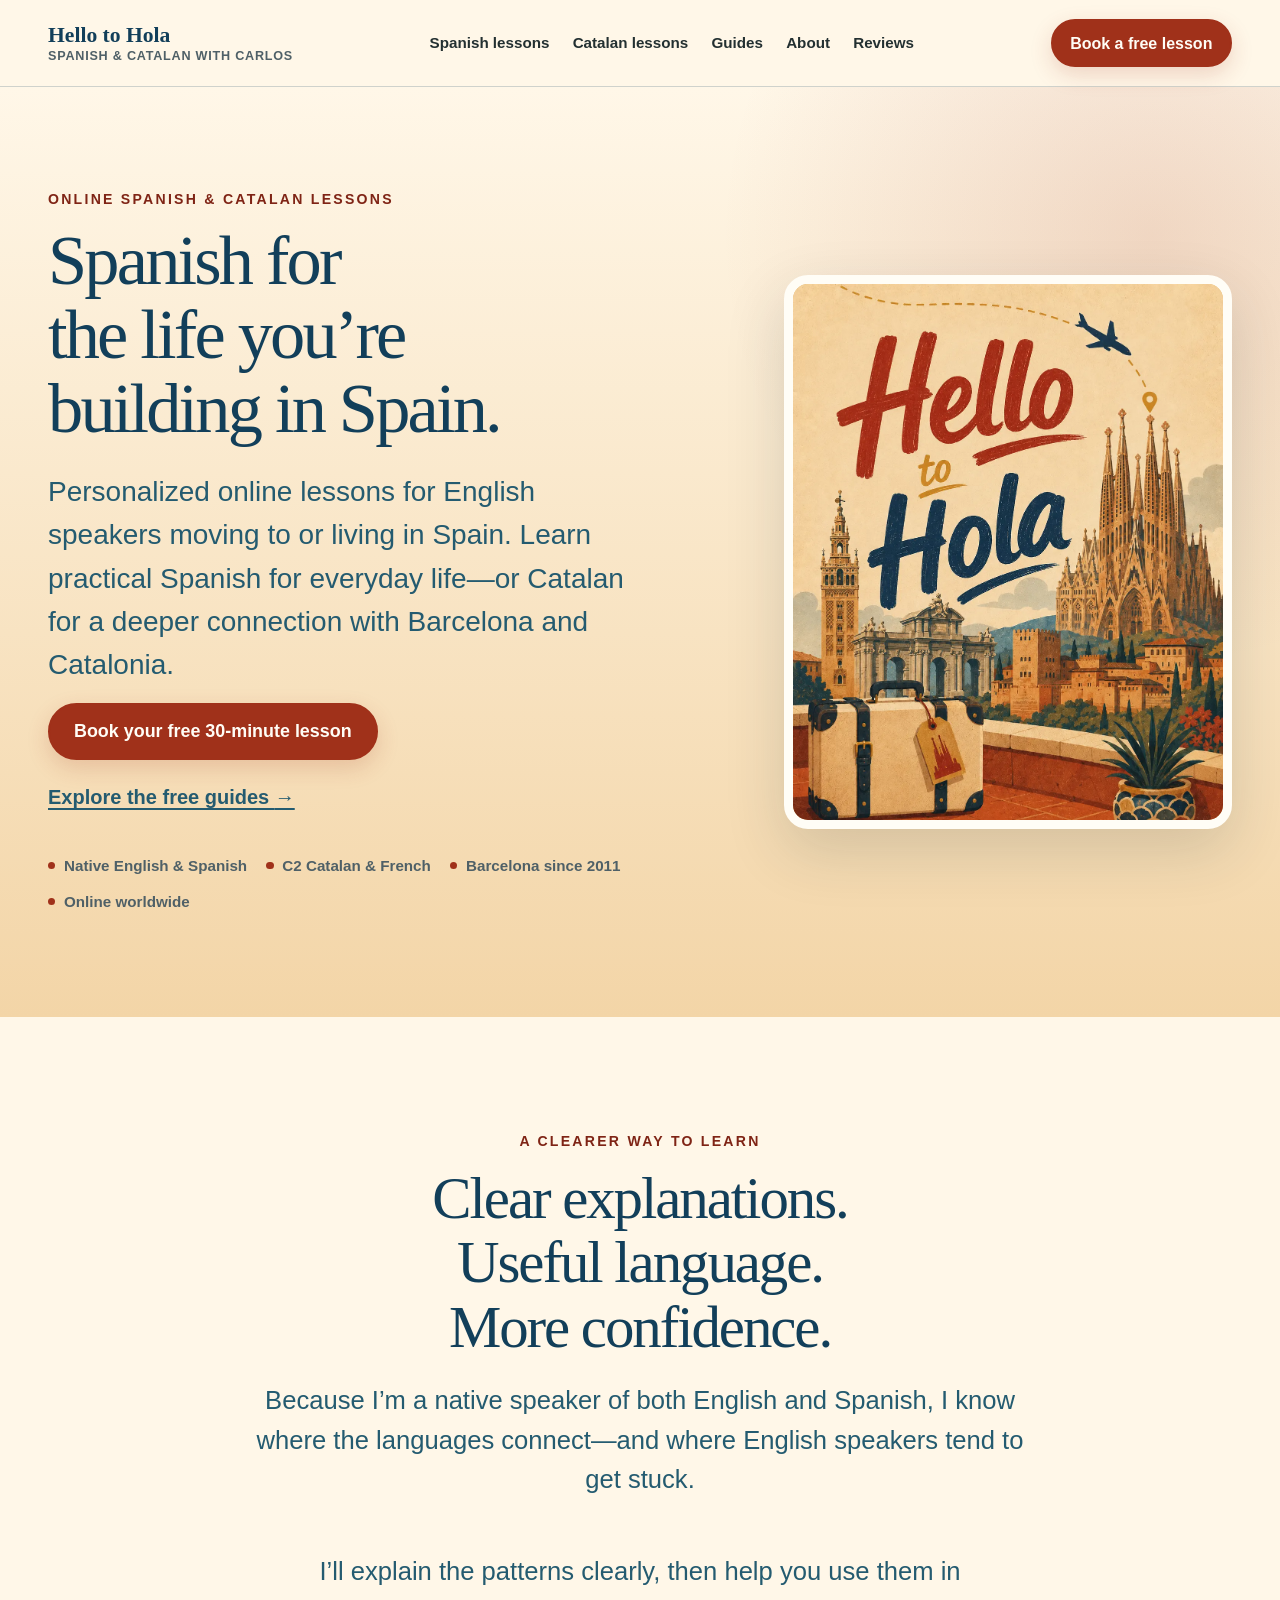
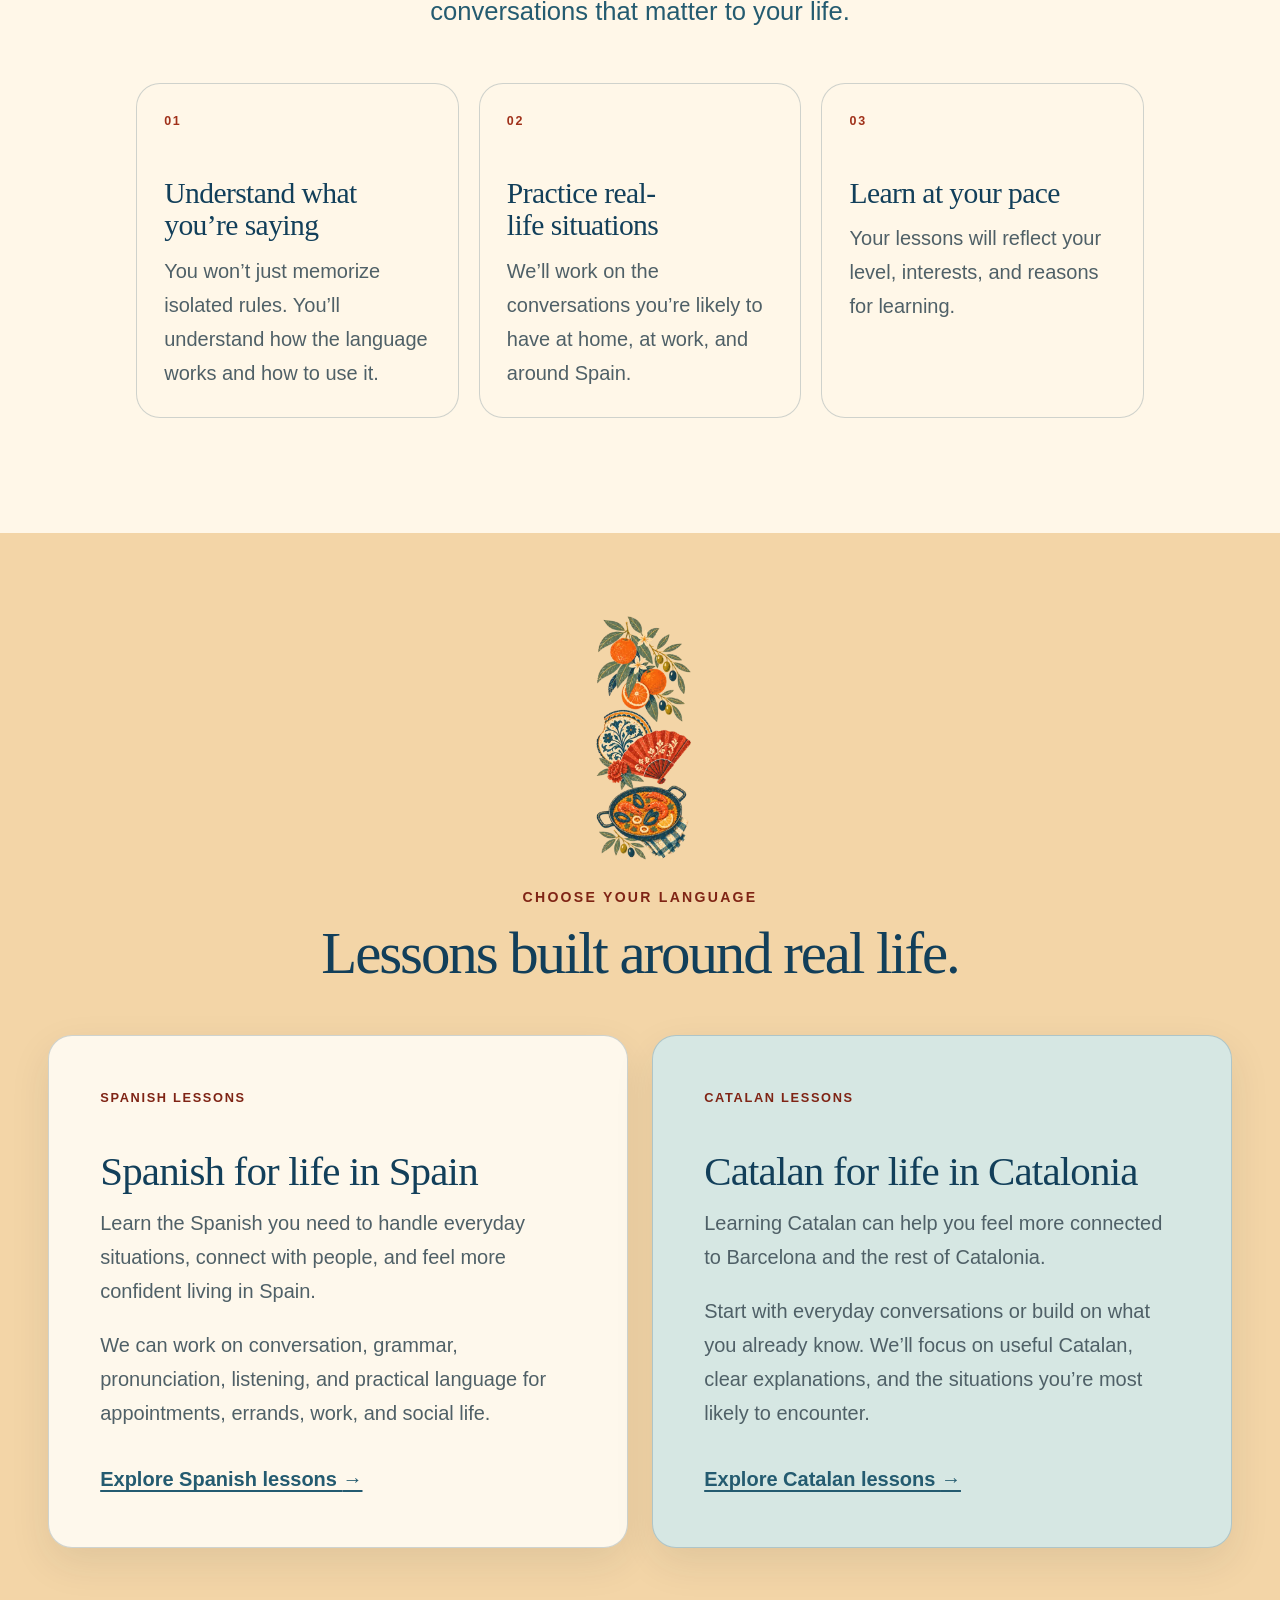
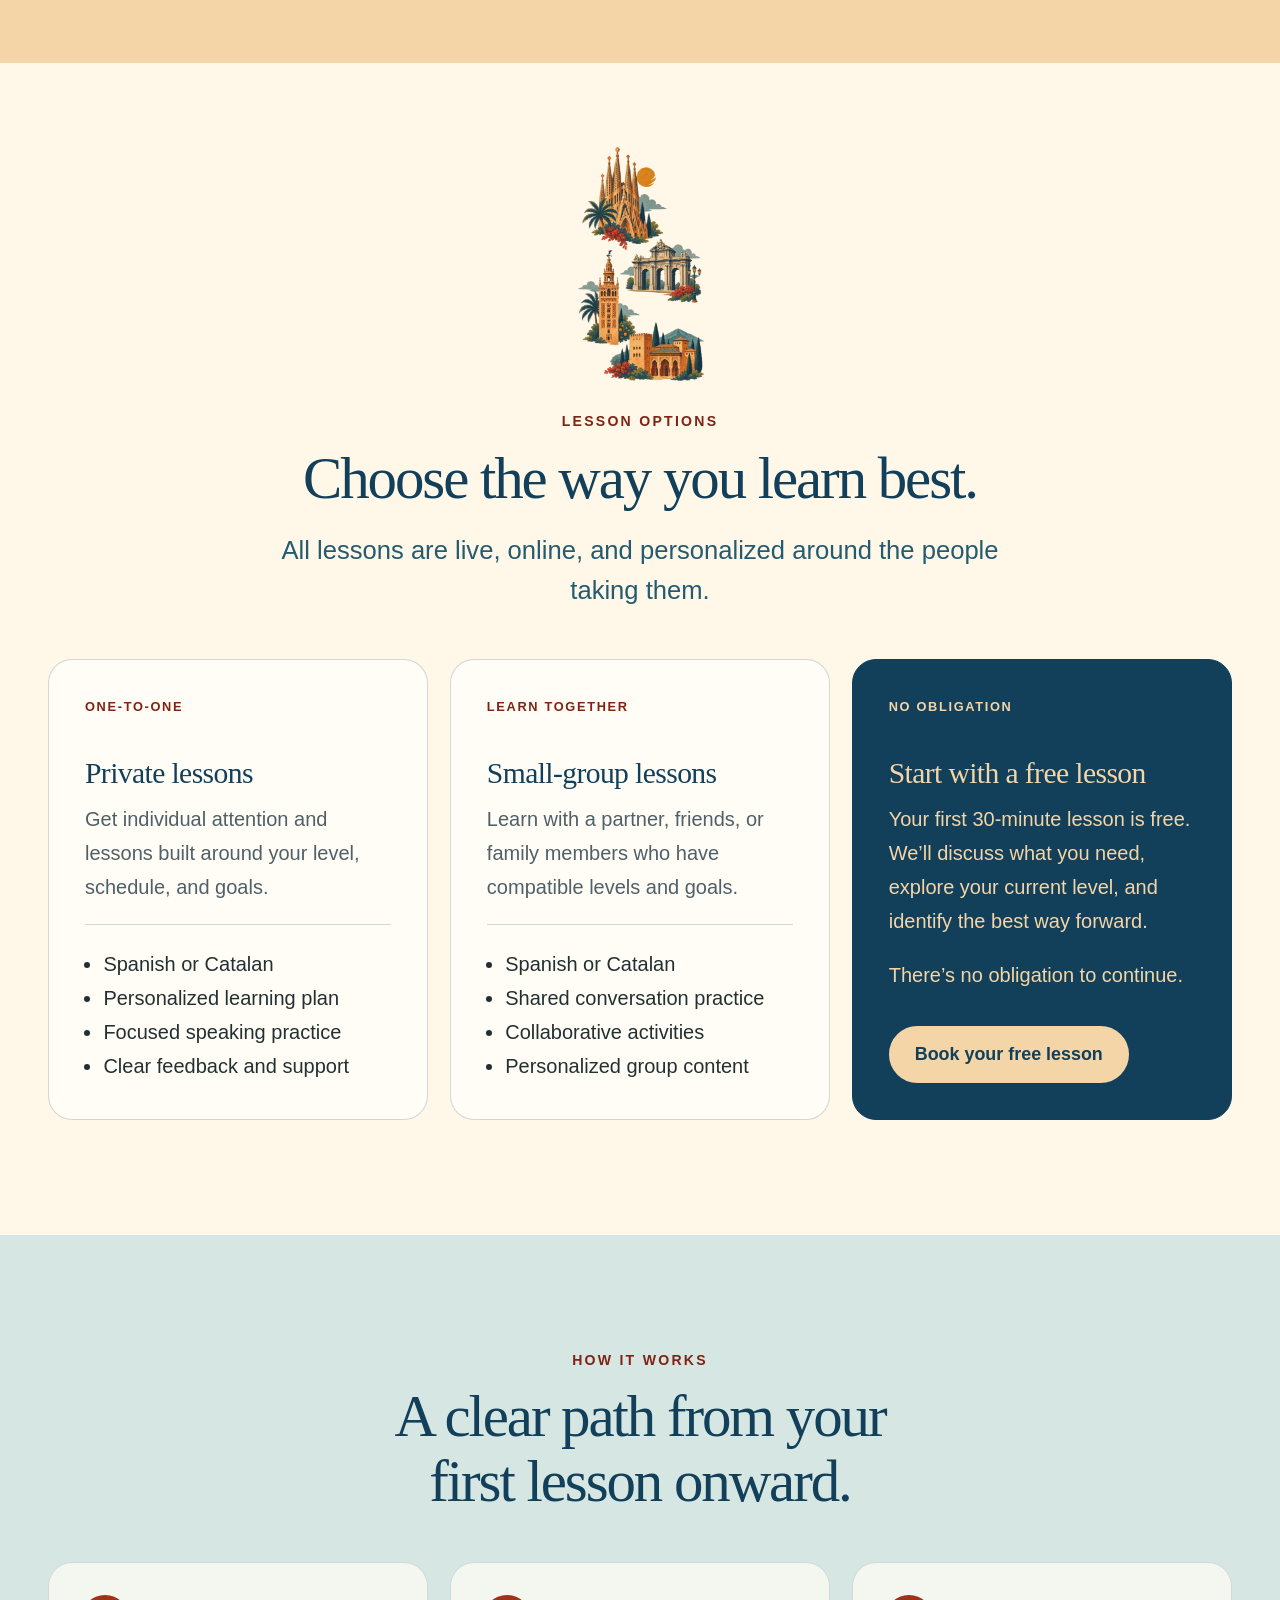
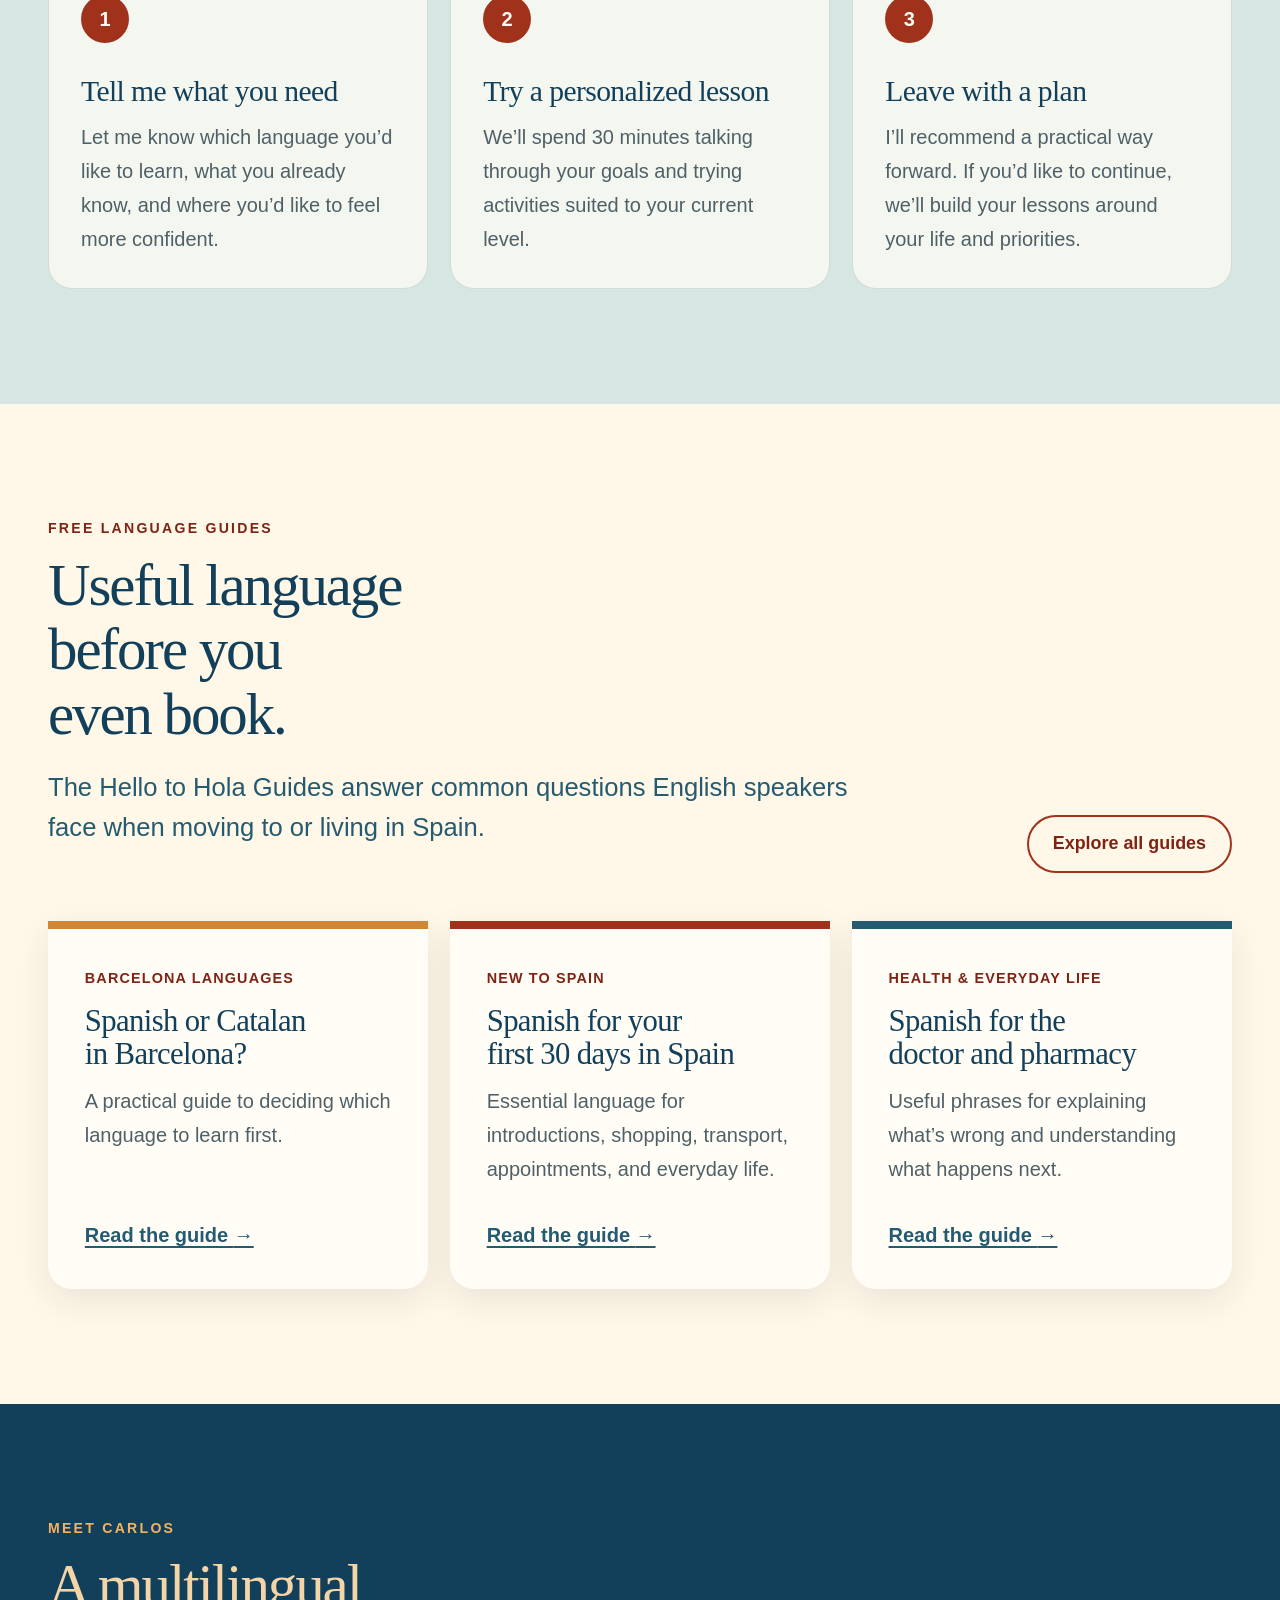
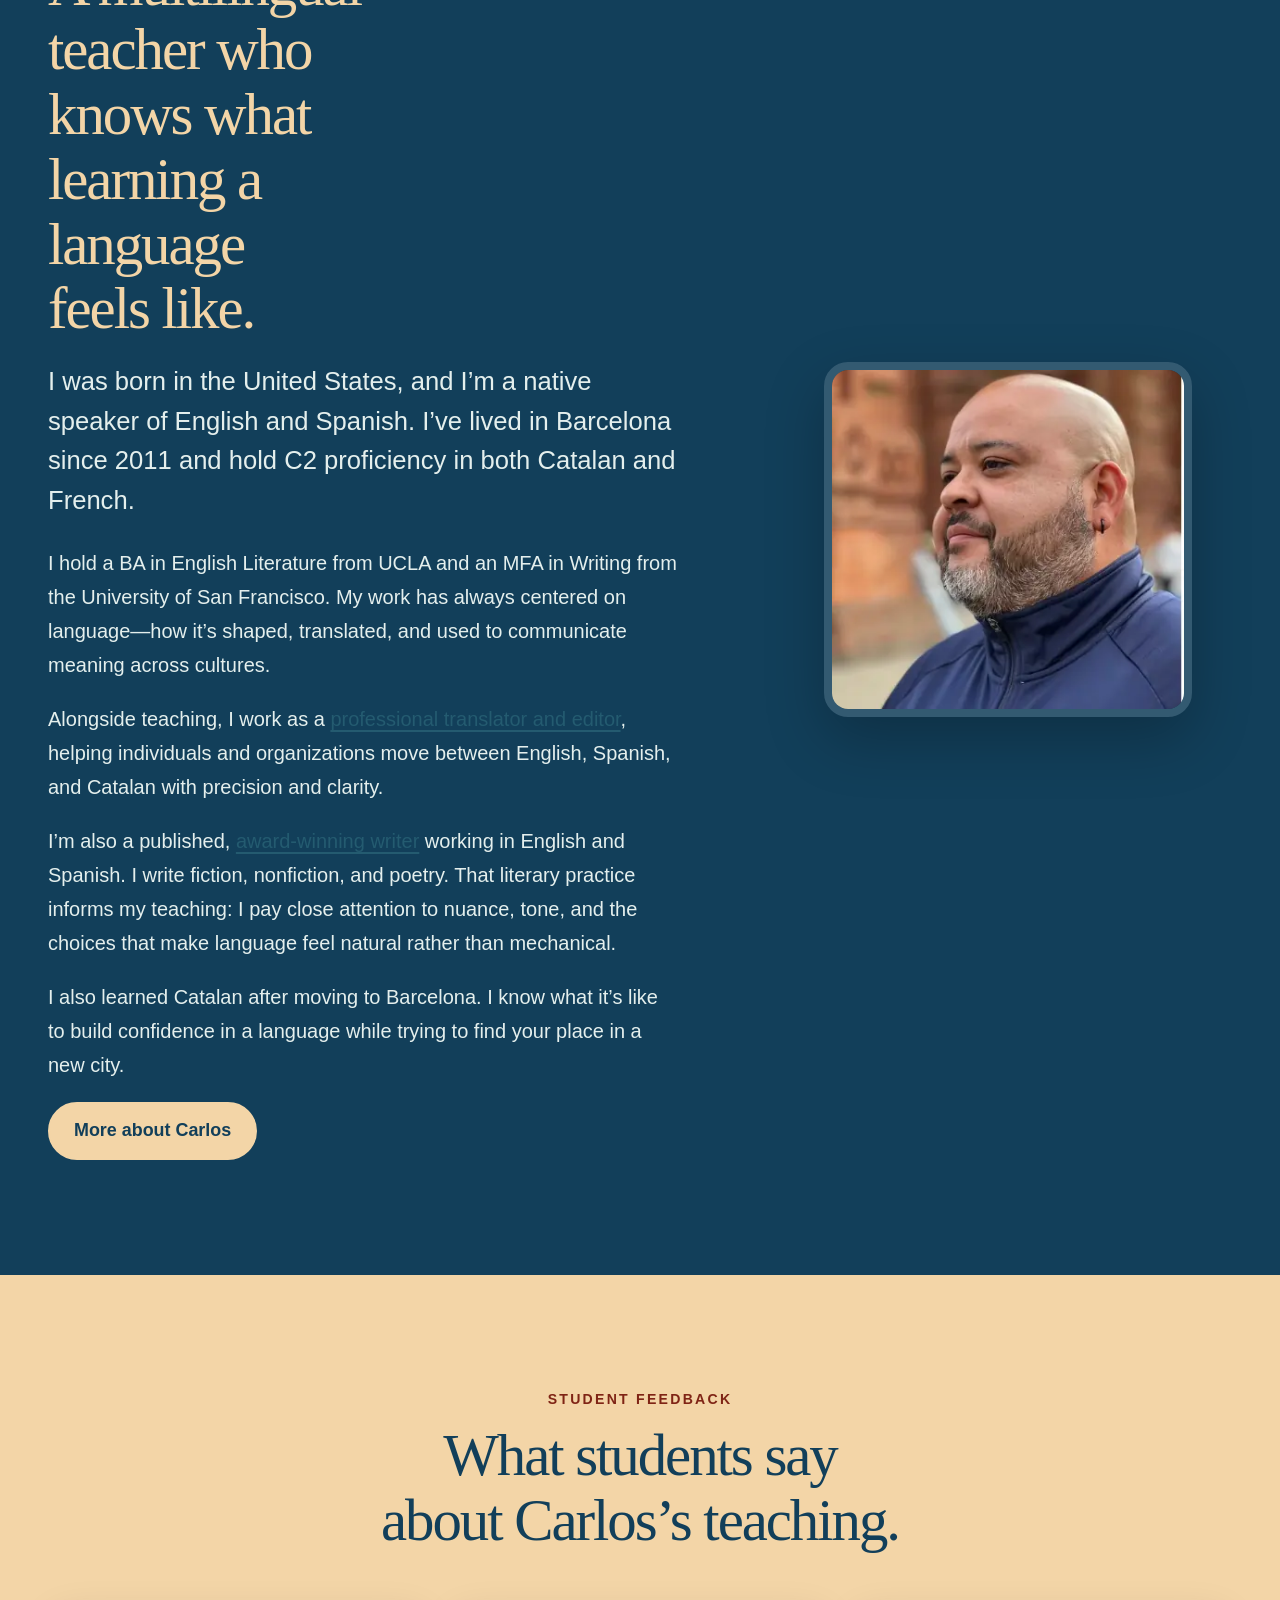
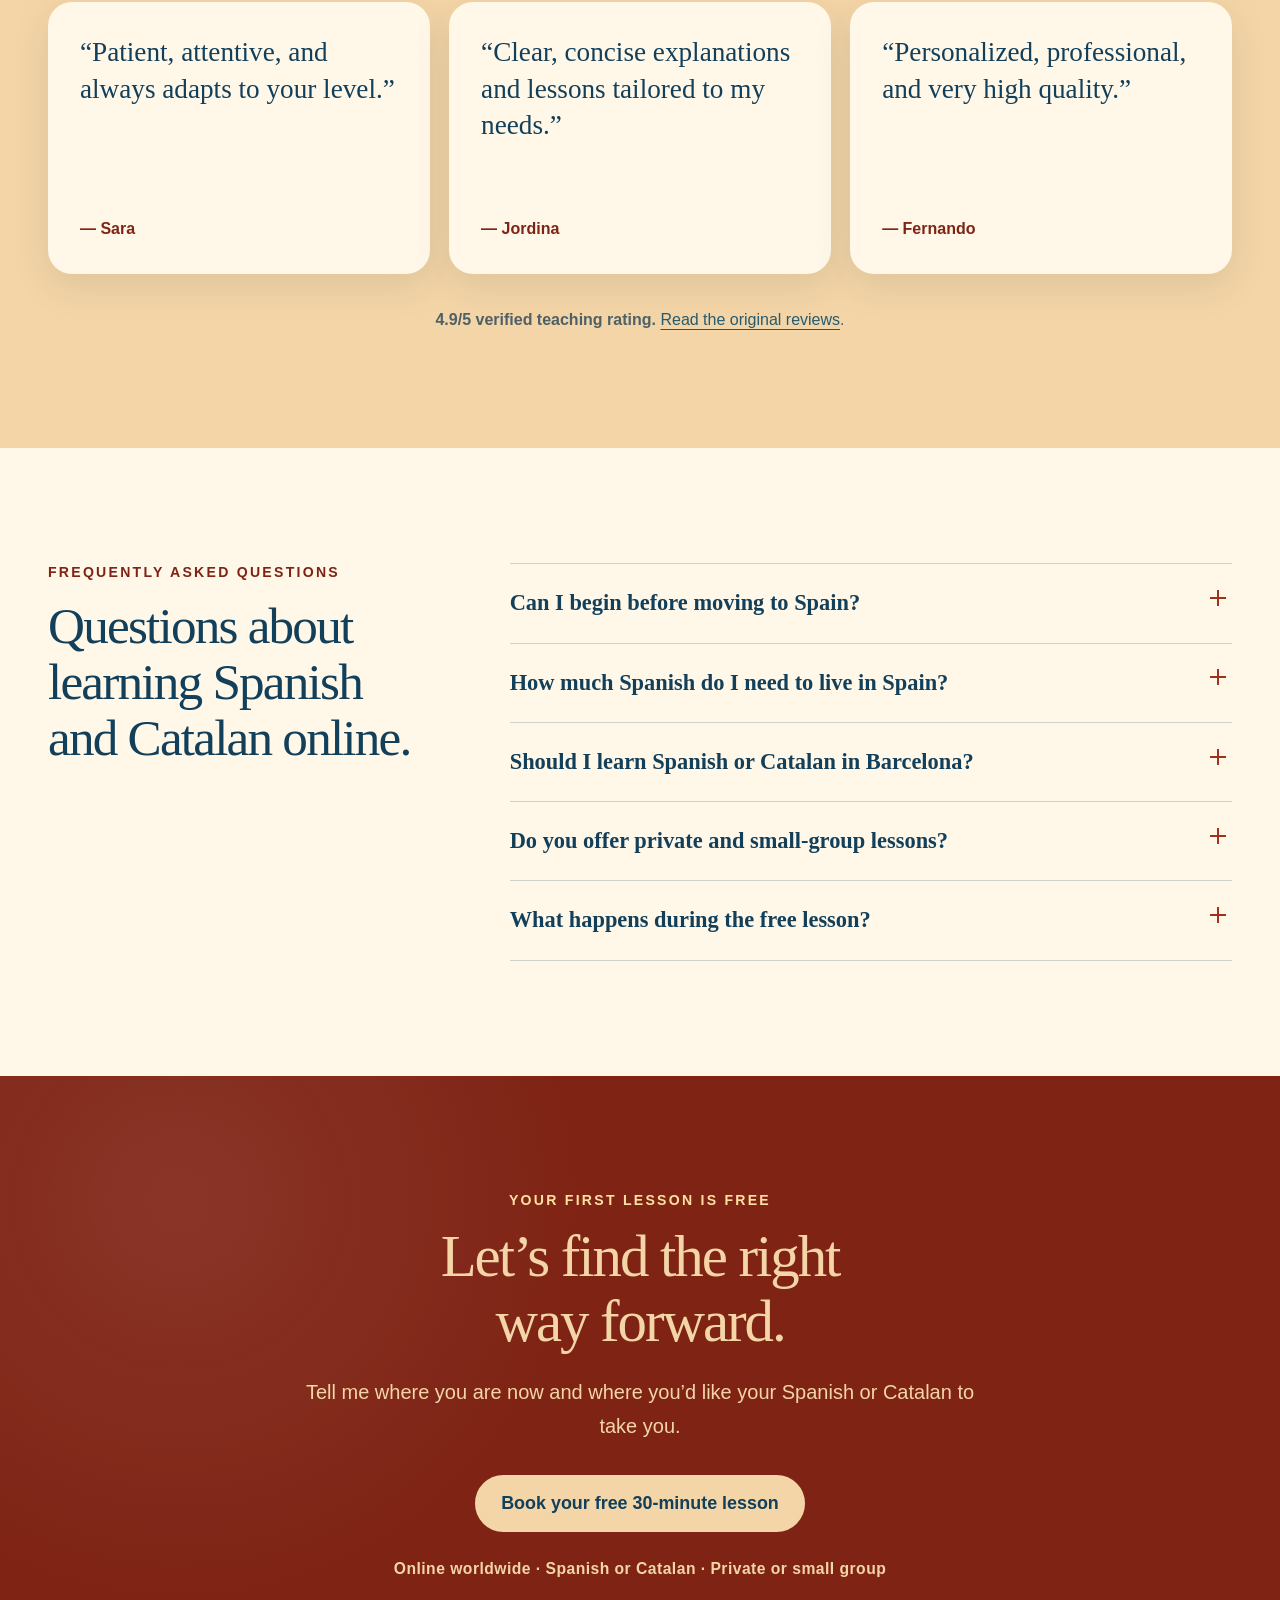
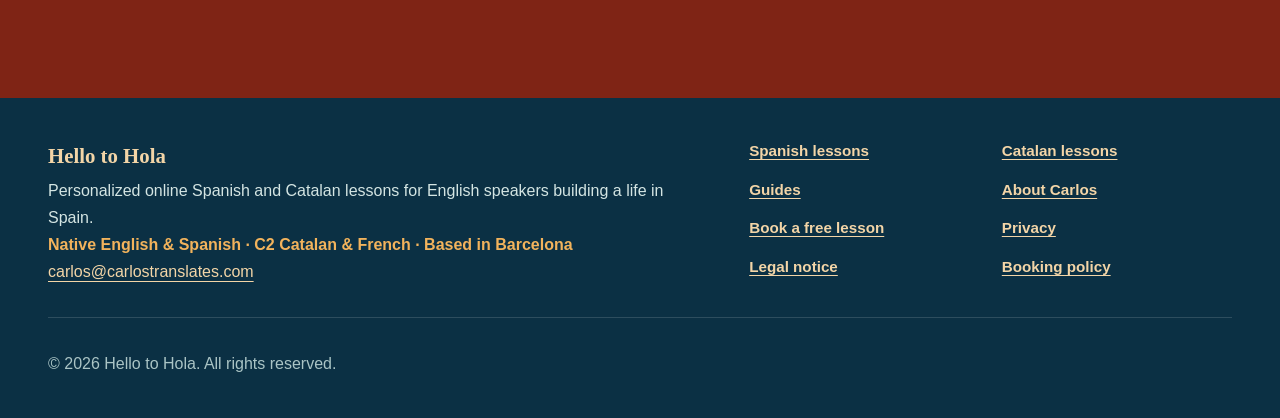
<file: index.html>
<!doctype html>
<html lang="en-US">
  <head>
    <meta charset="utf-8">
    <meta name="viewport" content="width=device-width, initial-scale=1">
    <title>Hello to Hola | Online Spanish &amp; Catalan Lessons</title>
    <meta name="description" content="Personalized online Spanish lessons for English speakers moving to or living in Spain, plus Catalan lessons. Book a free 30-minute lesson.">
    <meta name="robots" content="index, follow, max-image-preview:large">
    <meta name="theme-color" content="#123f5a">
    <link rel="canonical" href="https://hellotohola.com/">
    <meta property="og:type" content="website">
    <meta property="og:locale" content="en_US">
    <meta property="og:site_name" content="Hello to Hola">
    <meta property="og:url" content="https://hellotohola.com/">
    <meta property="og:title" content="Hello to Hola | Online Spanish &amp; Catalan Lessons">
    <meta property="og:description" content="Personalized online Spanish lessons for English speakers moving to or living in Spain, plus Catalan lessons. Book a free 30-minute lesson.">
    <meta property="og:image" content="https://hellotohola.com/assets/images/hello-to-hola-social.jpg">
    <meta property="og:image:width" content="1200">
    <meta property="og:image:height" content="630">
    <meta property="og:image:alt" content="Hello to Hola retro travel artwork inspired by Spain">
    <meta name="twitter:card" content="summary_large_image">
    <meta name="twitter:title" content="Hello to Hola | Online Spanish &amp; Catalan Lessons">
    <meta name="twitter:description" content="Personalized online Spanish lessons for English speakers moving to or living in Spain, plus Catalan lessons. Book a free 30-minute lesson.">
    <meta name="twitter:image" content="https://hellotohola.com/assets/images/hello-to-hola-social.jpg">
    
    <link rel="icon" href="/favicon.svg" type="image/svg+xml">
    <link rel="stylesheet" href="/styles.css">
    <script type="application/ld+json">{"@context":"https://schema.org","@graph":[{"@type":"WebSite","@id":"https://hellotohola.com/#website","url":"https://hellotohola.com/","name":"Hello to Hola","alternateName":"Spanish & Catalan with Carlos","description":"Personalized online Spanish and Catalan lessons for English speakers moving to or living in Spain.","inLanguage":"en-US"},{"@type":"Person","@id":"https://hellotohola.com/#carlos","name":"Carlos Cabrera","url":"https://hellotohola.com/about/","image":"https://hellotohola.com/assets/images/carlos-cabrera-portrait.jpg","jobTitle":"Online Spanish and Catalan Teacher","description":"US-born native speaker of English and Spanish offering personalized online Spanish and Catalan lessons for English speakers.","address":{"@type":"PostalAddress","addressLocality":"Barcelona","addressCountry":"ES"},"knowsLanguage":["English","Spanish","Catalan","French"],"sameAs":["https://www.carlostranslates.com","https://www.cadancabrera.net","https://www.tusclasesparticulares.com/profesores/carlos-cabrera.htm"]},{"@type":"Service","@id":"https://hellotohola.com/#lessons","name":"Online Spanish and Catalan Lessons","url":"https://hellotohola.com/","provider":{"@id":"https://hellotohola.com/#carlos"},"areaServed":"Worldwide","audience":{"@type":"Audience","audienceType":"English speakers moving to or living in Spain"},"availableChannel":{"@type":"ServiceChannel","serviceUrl":"https://hellotohola.com/book/"}}]}</script>
  </head>
  <body class="">
    
    <a class="skip-link" href="#main-content">Skip to main content</a>
    <header class="site-header">
      <div class="container header-inner">
        <a class="brand" href="/" aria-label="Hello to Hola, home">
          <span>
            <span class="brand-name">Hello to Hola</span>
            <span class="brand-tagline">Spanish &amp; Catalan with Carlos</span>
          </span>
        </a>
        <nav class="main-nav" aria-label="Main navigation"><a href="/spanish-lessons/">Spanish lessons</a><a href="/catalan-lessons/">Catalan lessons</a><a href="/guides/">Guides</a><a href="/about/">About</a><a href="/#reviews">Reviews</a></nav>
        <a class="button button-small header-cta" href="/book/">Book a free lesson</a>
        <button class="nav-toggle" type="button" aria-expanded="false" aria-controls="mobile-menu">
          <span class="sr-only">Open menu</span>
          <span aria-hidden="true"></span><span aria-hidden="true"></span><span aria-hidden="true"></span>
        </button>
      </div>
      <nav class="mobile-menu" id="mobile-menu" aria-label="Mobile navigation" hidden>
        <div class="container mobile-menu-inner">
          <a href="/spanish-lessons/">Spanish lessons</a><a href="/catalan-lessons/">Catalan lessons</a><a href="/guides/">Guides</a><a href="/about/">About</a><a href="/#reviews">Reviews</a>
          <a class="button" href="/book/">Book your free 30-minute lesson</a>
        </div>
      </nav>
    </header>
    <main id="main-content">
      <section class="hero">
        <div class="container hero-grid">
          <div class="hero-copy">
            <p class="eyebrow">Online Spanish &amp; Catalan Lessons</p>
            <h1>Spanish for the life you’re building in Spain.</h1>
            <p class="hero-lead">Personalized online lessons for English speakers moving to or living in Spain. Learn practical Spanish for everyday life—or Catalan for a deeper connection with Barcelona and Catalonia.</p>
            <div class="hero-actions">
              <a class="button" href="/book/">Book your free 30-minute lesson</a>
              <a class="text-link" href="/guides/">Explore the free guides <span aria-hidden="true">→</span></a>
            </div>
            <ul class="quick-facts" aria-label="Teacher and lesson highlights">
              <li>Native English &amp; Spanish</li>
              <li>C2 Catalan &amp; French</li>
              <li>Barcelona since 2011</li>
              <li>Online worldwide</li>
            </ul>
          </div>
          <div class="hero-visual">
            <div class="poster-frame">
              <picture>
                <source srcset="/assets/images/hello-to-hola-hero.webp" type="image/webp">
                <img src="/assets/images/hello-to-hola-hero.jpg" alt="Hello to Hola retro travel poster featuring Spanish landmarks" width="1123" height="1401" fetchpriority="high" decoding="async">
              </picture>
            </div>
          </div>
        </div>
      </section>

      <section class="section section-intro" aria-labelledby="approach-heading">
        <div class="container narrow">
          <p class="eyebrow">A clearer way to learn</p>
          <h2 id="approach-heading">Clear explanations. Useful language. More confidence.</h2>
          <p class="section-lead">Because I’m a native speaker of both English and Spanish, I know where the languages connect—and where English speakers tend to get stuck.</p>
          <p class="section-lead">I’ll explain the patterns clearly, then help you use them in conversations that matter to your life.</p>
          <div class="feature-grid">
            <article class="feature"><span class="feature-number" aria-hidden="true">01</span><h3>Understand what you’re saying</h3><p>You won’t just memorize isolated rules. You’ll understand how the language works and how to use it.</p></article>
            <article class="feature"><span class="feature-number" aria-hidden="true">02</span><h3>Practice real-life situations</h3><p>We’ll work on the conversations you’re likely to have at home, at work, and around Spain.</p></article>
            <article class="feature"><span class="feature-number" aria-hidden="true">03</span><h3>Learn at your pace</h3><p>Your lessons will reflect your level, interests, and reasons for learning.</p></article>
          </div>
        </div>
      </section>

      <section class="section language-section">
        <div class="section-art section-art-culture" aria-hidden="true"><img src="/assets/images/spanish-culture-margin.webp" alt="" width="454" height="768" loading="lazy"></div>
        <div class="container">
          <div class="centered-heading"><p class="eyebrow">Choose your language</p><h2>Lessons built around real life.</h2></div>
          <div class="language-card-grid">
            <article class="language-card"><p class="card-kicker">Spanish lessons</p><h3>Spanish for life in Spain</h3><p>Learn the Spanish you need to handle everyday situations, connect with people, and feel more confident living in Spain.</p><p>We can work on conversation, grammar, pronunciation, listening, and practical language for appointments, errands, work, and social life.</p><a class="text-link" href="/spanish-lessons/">Explore Spanish lessons <span aria-hidden="true">→</span></a></article>
            <article class="language-card language-card-alt"><p class="card-kicker">Catalan lessons</p><h3>Catalan for life in Catalonia</h3><p>Learning Catalan can help you feel more connected to Barcelona and the rest of Catalonia.</p><p>Start with everyday conversations or build on what you already know. We’ll focus on useful Catalan, clear explanations, and the situations you’re most likely to encounter.</p><a class="text-link" href="/catalan-lessons/">Explore Catalan lessons <span aria-hidden="true">→</span></a></article>
          </div>
        </div>
      </section>

      <section class="section" id="classes">
        <div class="section-art section-art-landmarks" aria-hidden="true"><img src="/assets/images/spanish-landmarks-margin.webp" alt="" width="512" height="761" loading="lazy"></div>
        <div class="container">
          <div class="centered-heading"><p class="eyebrow">Lesson options</p><h2>Choose the way you learn best.</h2><p class="section-lead">All lessons are live, online, and personalized around the people taking them.</p></div>
          <div class="class-grid">
            <article class="class-card"><p class="card-kicker">One-to-one</p><h3>Private lessons</h3><p>Get individual attention and lessons built around your level, schedule, and goals.</p><ul><li>Spanish or Catalan</li><li>Personalized learning plan</li><li>Focused speaking practice</li><li>Clear feedback and support</li></ul></article>
            <article class="class-card"><p class="card-kicker">Learn together</p><h3>Small-group lessons</h3><p>Learn with a partner, friends, or family members who have compatible levels and goals.</p><ul><li>Spanish or Catalan</li><li>Shared conversation practice</li><li>Collaborative activities</li><li>Personalized group content</li></ul></article>
            <article class="class-card class-card-accent"><p class="card-kicker">No obligation</p><h3>Start with a free lesson</h3><p>Your first 30-minute lesson is free. We’ll discuss what you need, explore your current level, and identify the best way forward.</p><p>There’s no obligation to continue.</p><a class="button button-light" href="/book/">Book your free lesson</a></article>
          </div>
        </div>
      </section>

      <section class="section steps-section">
        <div class="container">
          <div class="centered-heading"><p class="eyebrow">How it works</p><h2>A clear path from your first lesson onward.</h2></div>
          <ol class="steps-grid">
            <li><span>1</span><h3>Tell me what you need</h3><p>Let me know which language you’d like to learn, what you already know, and where you’d like to feel more confident.</p></li>
            <li><span>2</span><h3>Try a personalized lesson</h3><p>We’ll spend 30 minutes talking through your goals and trying activities suited to your current level.</p></li>
            <li><span>3</span><h3>Leave with a plan</h3><p>I’ll recommend a practical way forward. If you’d like to continue, we’ll build your lessons around your life and priorities.</p></li>
          </ol>
        </div>
      </section>

      <section class="section guides-preview">
        <div class="container">
          <div class="section-heading-row"><div><p class="eyebrow">Free language guides</p><h2>Useful language before you even book.</h2><p class="section-lead">The Hello to Hola Guides answer common questions English speakers face when moving to or living in Spain.</p></div><a class="button button-outline" href="/guides/">Explore all guides</a></div>
          <div class="guide-card-grid">
            <article class="guide-card"><p class="guide-topic">Barcelona languages</p><h3><a href="/guides/spanish-or-catalan-in-barcelona/">Spanish or Catalan in Barcelona?</a></h3><p>A practical guide to deciding which language to learn first.</p><a class="text-link" href="/guides/spanish-or-catalan-in-barcelona/">Read the guide <span aria-hidden="true">→</span></a></article>
            <article class="guide-card"><p class="guide-topic">New to Spain</p><h3><a href="/guides/spanish-first-30-days-spain/">Spanish for your first 30 days in Spain</a></h3><p>Essential language for introductions, shopping, transport, appointments, and everyday life.</p><a class="text-link" href="/guides/spanish-first-30-days-spain/">Read the guide <span aria-hidden="true">→</span></a></article>
            <article class="guide-card"><p class="guide-topic">Health &amp; everyday life</p><h3><a href="/guides/spanish-doctor-pharmacy-spain/">Spanish for the doctor and pharmacy</a></h3><p>Useful phrases for explaining what’s wrong and understanding what happens next.</p><a class="text-link" href="/guides/spanish-doctor-pharmacy-spain/">Read the guide <span aria-hidden="true">→</span></a></article>
          </div>
        </div>
      </section>

      <section class="section about-section">
        <div class="container about-grid">
          <div class="about-copy">
            <p class="eyebrow">Meet Carlos</p>
            <h2>A multilingual teacher who knows what learning a language feels like.</h2>
            <p class="section-lead">I was born in the United States, and I’m a native speaker of English and Spanish. I’ve lived in Barcelona since 2011 and hold C2 proficiency in both Catalan and French.</p>
            <p>I hold a BA in English Literature from UCLA and an MFA in Writing from the University of San Francisco. My work has always centered on language—how it’s shaped, translated, and used to communicate meaning across cultures.</p>
            <p>Alongside teaching, I work as a <a href="https://www.carlostranslates.com" target="_blank" rel="noopener">professional translator and editor</a>, helping individuals and organizations move between English, Spanish, and Catalan with precision and clarity.</p>
            <p>I’m also a published, <a href="https://www.cadancabrera.net" target="_blank" rel="noopener">award-winning writer</a> working in English and Spanish. I write fiction, nonfiction, and poetry. That literary practice informs my teaching: I pay close attention to nuance, tone, and the choices that make language feel natural rather than mechanical.</p>
            <p>I also learned Catalan after moving to Barcelona. I know what it’s like to build confidence in a language while trying to find your place in a new city.</p>
            <a class="button button-light" href="/about/">More about Carlos</a>
          </div>
          <figure class="about-photo"><picture><source srcset="/assets/images/carlos-cabrera-portrait.webp" type="image/webp"><img src="/assets/images/carlos-cabrera-portrait.jpg" alt="Carlos Cabrera, online Spanish and Catalan teacher" width="380" height="366" loading="lazy"></picture></figure>
        </div>
      </section>

      <section class="section reviews-section" id="reviews">
        <div class="container"><div class="centered-heading"><p class="eyebrow">Student feedback</p><h2>What students say about Carlos’s teaching.</h2></div>
          <div class="review-grid">
            <figure class="review"><blockquote>“Patient, attentive, and always adapts to your level.”</blockquote><figcaption>— Sara</figcaption></figure>
            <figure class="review"><blockquote>“Clear, concise explanations and lessons tailored to my needs.”</blockquote><figcaption>— Jordina</figcaption></figure>
            <figure class="review"><blockquote>“Personalized, professional, and very high quality.”</blockquote><figcaption>— Fernando</figcaption></figure>
          </div>
          <p class="review-note"><strong>4.9/5 verified teaching rating.</strong> <a href="https://www.tusclasesparticulares.com/profesores/carlos-cabrera.htm" target="_blank" rel="noopener">Read the original reviews</a>.</p>
        </div>
      </section>

      <section class="section faq-section" id="faqs">
        <div class="container faq-grid"><div class="faq-heading"><p class="eyebrow">Frequently asked questions</p><h2>Questions about learning Spanish and Catalan online.</h2></div>
          <div class="faq-list">
            <details><summary>Can I begin before moving to Spain?</summary><div><p>Yes. Starting before you arrive can help you prepare for introductions, transport, shopping, housing, and other everyday situations. Because the lessons are online, you can continue with the same teacher after you move.</p></div></details>
            <details><summary>How much Spanish do I need to live in Spain?</summary><div><p>There’s no compulsory level, but even basic Spanish can make daily life easier and help you feel more independent. Your lessons will focus on the situations most relevant to you.</p></div></details>
            <details><summary>Should I learn Spanish or Catalan in Barcelona?</summary><div><p>Spanish is useful throughout Spain and is usually the best place to start if you don’t already speak it. Catalan can help you connect more deeply with life, culture, and community in Catalonia. I can help you decide which language best suits your circumstances.</p></div></details>
            <details><summary>Do you offer private and small-group lessons?</summary><div><p>Yes. You can book private lessons or learn with a partner, friends, or family members who have similar levels and goals.</p></div></details>
            <details><summary>What happens during the free lesson?</summary><div><p>The free introductory lesson lasts 30 minutes. We’ll discuss your experience, goals, and priorities, try some personalized activities, and identify a useful path forward. There’s no obligation to book further lessons.</p></div></details>
          </div>
        </div>
      </section>

      <section class="final-cta"><div class="container"><p class="eyebrow">Your first lesson is free</p><h2>Let’s find the right way forward.</h2><p>Tell me where you are now and where you’d like your Spanish or Catalan to take you.</p><a class="button button-light" href="/book/">Book your free 30-minute lesson</a><p class="cta-note">Online worldwide · Spanish or Catalan · Private or small group</p></div></section>
</main>
    
    <footer class="site-footer">
      <div class="container footer-grid">
        <div class="footer-about">
          <p class="footer-name">Hello to Hola</p>
          <p>Personalized online Spanish and Catalan lessons for English speakers building a life in Spain.</p>
          <p class="footer-credentials">Native English &amp; Spanish · C2 Catalan &amp; French · Based in Barcelona</p>
          <p><a href="mailto:carlos@carlostranslates.com">carlos@carlostranslates.com</a></p>
        </div>
        <nav class="footer-links" aria-label="Footer navigation">
          <a href="/spanish-lessons/">Spanish lessons</a>
          <a href="/catalan-lessons/">Catalan lessons</a>
          <a href="/guides/">Guides</a>
          <a href="/about/">About Carlos</a>
          <a href="/book/">Book a free lesson</a>
          <a href="/privacy/">Privacy</a>
          <a href="/legal/">Legal notice</a>
          <a href="/booking-policy/">Booking policy</a>
        </nav>
      </div>
      <div class="container footer-bottom">
        <p>© 2026 Hello to Hola. All rights reserved.</p>
      </div>
    </footer>
    <script src="/script.js" defer></script>
  </body>
</html>
</file>
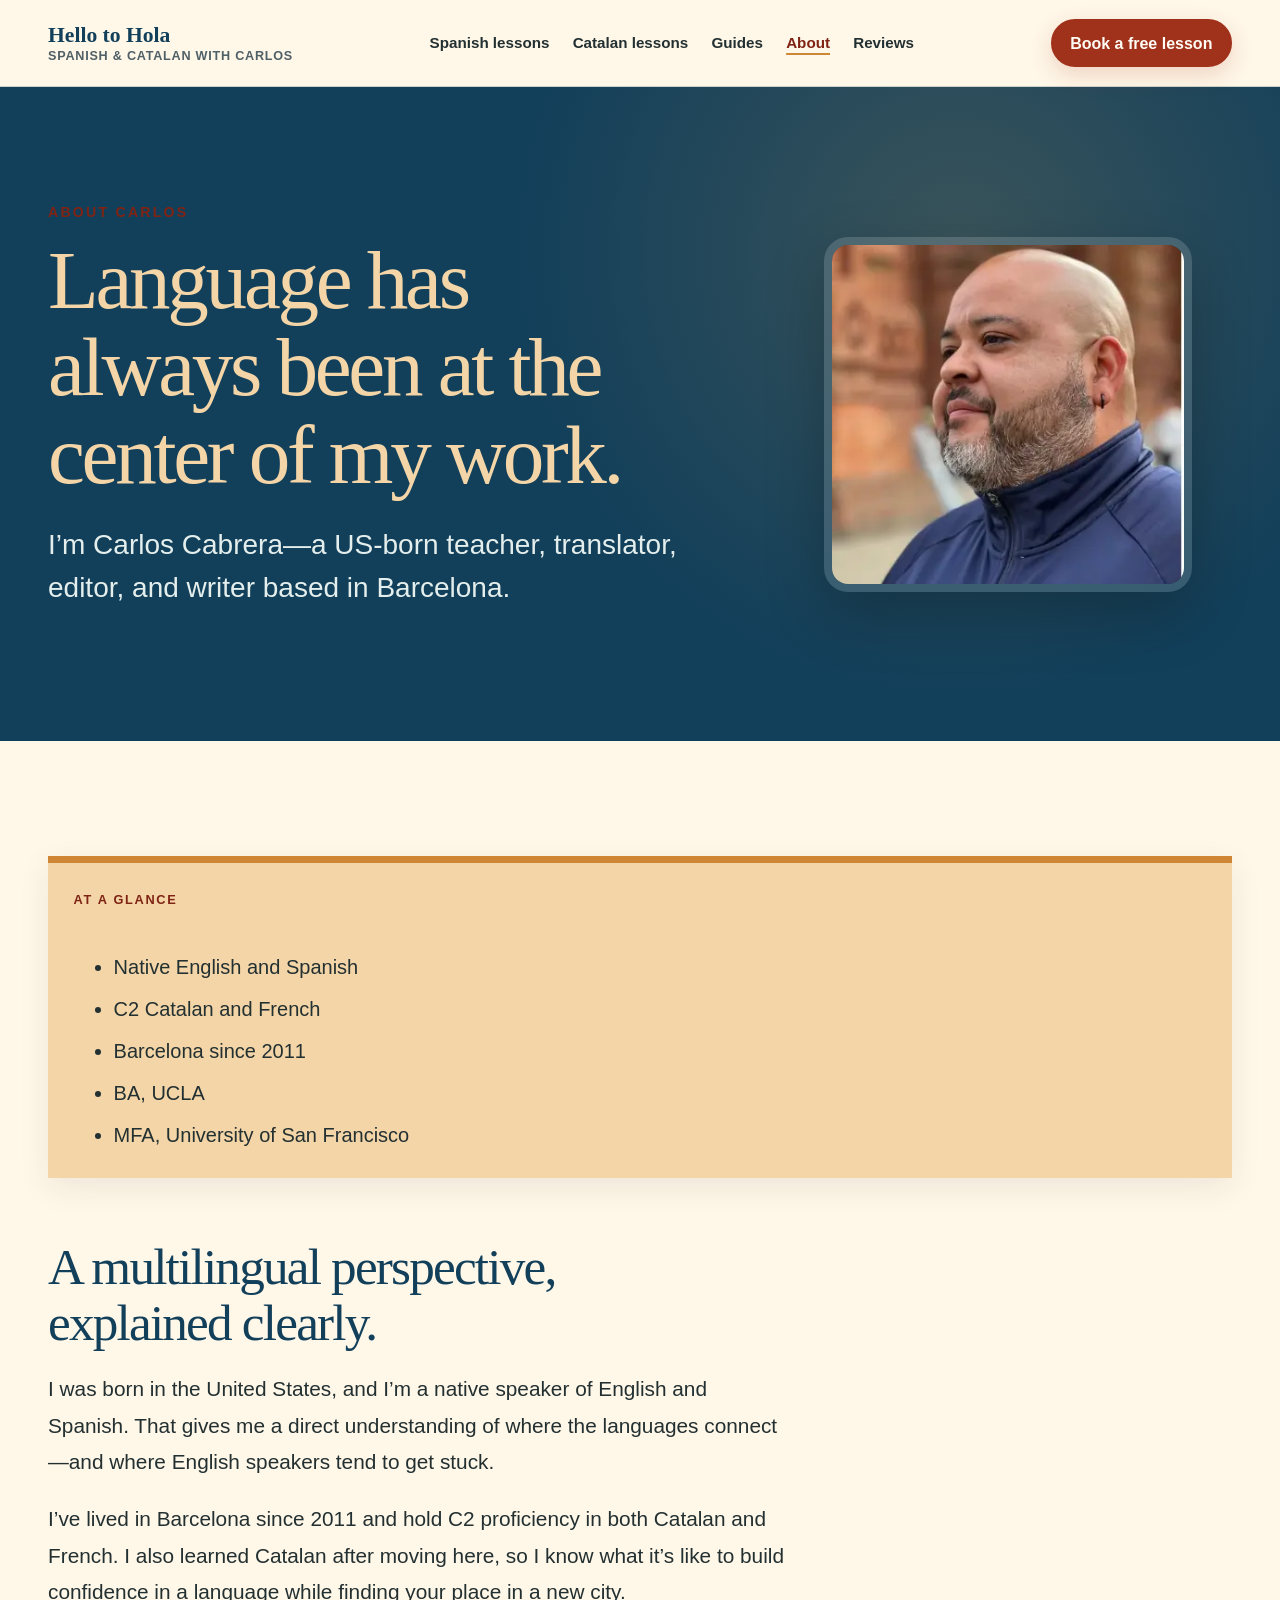
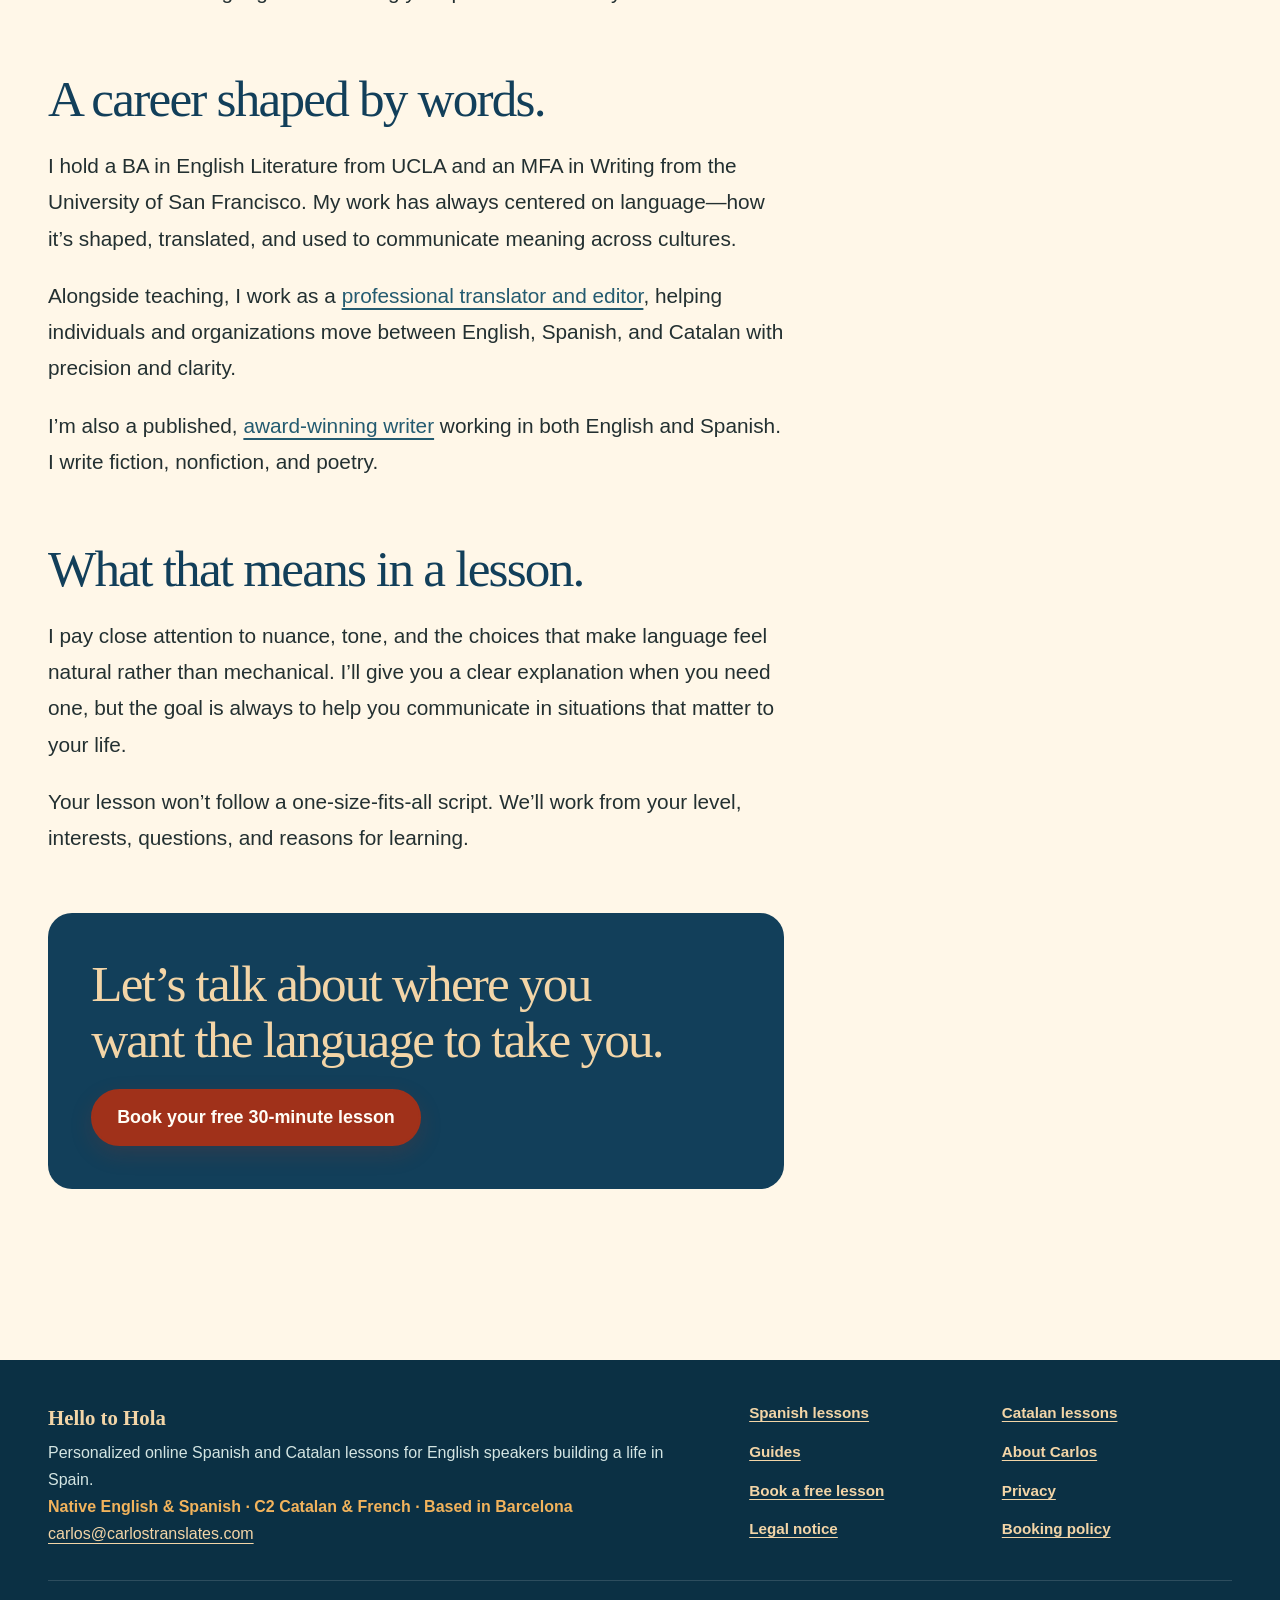
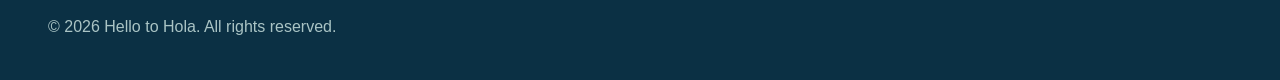
<file: about/index.html>
<!doctype html>
<html lang="en-US">
  <head>
    <meta charset="utf-8">
    <meta name="viewport" content="width=device-width, initial-scale=1">
    <title>About Carlos | Spanish &amp; Catalan Teacher in Barcelona</title>
    <meta name="description" content="Meet Carlos Cabrera, a US-born native English and Spanish speaker, C2 Catalan and French speaker, translator, writer, and online language teacher.">
    <meta name="robots" content="index, follow, max-image-preview:large">
    <meta name="theme-color" content="#123f5a">
    <link rel="canonical" href="https://hellotohola.com/about/">
    <meta property="og:type" content="website">
    <meta property="og:locale" content="en_US">
    <meta property="og:site_name" content="Hello to Hola">
    <meta property="og:url" content="https://hellotohola.com/about/">
    <meta property="og:title" content="About Carlos | Spanish &amp; Catalan Teacher in Barcelona">
    <meta property="og:description" content="Meet Carlos Cabrera, a US-born native English and Spanish speaker, C2 Catalan and French speaker, translator, writer, and online language teacher.">
    <meta property="og:image" content="https://hellotohola.com/assets/images/hello-to-hola-social.jpg">
    <meta property="og:image:width" content="1200">
    <meta property="og:image:height" content="630">
    <meta property="og:image:alt" content="Hello to Hola retro travel artwork inspired by Spain">
    <meta name="twitter:card" content="summary_large_image">
    <meta name="twitter:title" content="About Carlos | Spanish &amp; Catalan Teacher in Barcelona">
    <meta name="twitter:description" content="Meet Carlos Cabrera, a US-born native English and Spanish speaker, C2 Catalan and French speaker, translator, writer, and online language teacher.">
    <meta name="twitter:image" content="https://hellotohola.com/assets/images/hello-to-hola-social.jpg">
    
    <link rel="icon" href="/favicon.svg" type="image/svg+xml">
    <link rel="stylesheet" href="/styles.css">
    <script type="application/ld+json">{"@context":"https://schema.org","@type":"Person","name":"Carlos Cabrera","url":"https://hellotohola.com/about/","image":"https://hellotohola.com/assets/images/carlos-cabrera-portrait.jpg","jobTitle":"Online Spanish and Catalan Teacher","alumniOf":[{"@type":"CollegeOrUniversity","name":"University of California, Los Angeles"},{"@type":"CollegeOrUniversity","name":"University of San Francisco"}],"knowsLanguage":["English","Spanish","Catalan","French"],"sameAs":["https://www.carlostranslates.com","https://www.cadancabrera.net"]}</script>
  </head>
  <body class="">
    
    <a class="skip-link" href="#main-content">Skip to main content</a>
    <header class="site-header">
      <div class="container header-inner">
        <a class="brand" href="/" aria-label="Hello to Hola, home">
          <span>
            <span class="brand-name">Hello to Hola</span>
            <span class="brand-tagline">Spanish &amp; Catalan with Carlos</span>
          </span>
        </a>
        <nav class="main-nav" aria-label="Main navigation"><a href="/spanish-lessons/">Spanish lessons</a><a href="/catalan-lessons/">Catalan lessons</a><a href="/guides/">Guides</a><a href="/about/" aria-current="page">About</a><a href="/#reviews">Reviews</a></nav>
        <a class="button button-small header-cta" href="/book/">Book a free lesson</a>
        <button class="nav-toggle" type="button" aria-expanded="false" aria-controls="mobile-menu">
          <span class="sr-only">Open menu</span>
          <span aria-hidden="true"></span><span aria-hidden="true"></span><span aria-hidden="true"></span>
        </button>
      </div>
      <nav class="mobile-menu" id="mobile-menu" aria-label="Mobile navigation" hidden>
        <div class="container mobile-menu-inner">
          <a href="/spanish-lessons/">Spanish lessons</a><a href="/catalan-lessons/">Catalan lessons</a><a href="/guides/">Guides</a><a href="/about/" aria-current="page">About</a><a href="/#reviews">Reviews</a>
          <a class="button" href="/book/">Book your free 30-minute lesson</a>
        </div>
      </nav>
    </header>
    <main id="main-content">
      <section class="page-hero about-page-hero"><div class="container about-page-grid"><div><p class="eyebrow">About Carlos</p><h1>Language has always been at the center of my work.</h1><p class="hero-lead">I’m Carlos Cabrera—a US-born teacher, translator, editor, and writer based in Barcelona.</p></div><figure class="about-photo"><picture><source srcset="/assets/images/carlos-cabrera-portrait.webp" type="image/webp"><img src="/assets/images/carlos-cabrera-portrait.jpg" alt="Portrait of Carlos Cabrera" width="380" height="366"></picture></figure></div></section>
      <section class="section"><div class="container article-layout about-story"><aside class="article-aside"><p class="card-kicker">At a glance</p><ul><li>Native English and Spanish</li><li>C2 Catalan and French</li><li>Barcelona since 2011</li><li>BA, UCLA</li><li>MFA, University of San Francisco</li></ul></aside><div class="article-prose"><h2>A multilingual perspective, explained clearly.</h2><p>I was born in the United States, and I’m a native speaker of English and Spanish. That gives me a direct understanding of where the languages connect—and where English speakers tend to get stuck.</p><p>I’ve lived in Barcelona since 2011 and hold C2 proficiency in both Catalan and French. I also learned Catalan after moving here, so I know what it’s like to build confidence in a language while finding your place in a new city.</p><h2>A career shaped by words.</h2><p>I hold a BA in English Literature from UCLA and an MFA in Writing from the University of San Francisco. My work has always centered on language—how it’s shaped, translated, and used to communicate meaning across cultures.</p><p>Alongside teaching, I work as a <a href="https://www.carlostranslates.com" target="_blank" rel="noopener">professional translator and editor</a>, helping individuals and organizations move between English, Spanish, and Catalan with precision and clarity.</p><p>I’m also a published, <a href="https://www.cadancabrera.net" target="_blank" rel="noopener">award-winning writer</a> working in both English and Spanish. I write fiction, nonfiction, and poetry.</p><h2>What that means in a lesson.</h2><p>I pay close attention to nuance, tone, and the choices that make language feel natural rather than mechanical. I’ll give you a clear explanation when you need one, but the goal is always to help you communicate in situations that matter to your life.</p><p>Your lesson won’t follow a one-size-fits-all script. We’ll work from your level, interests, questions, and reasons for learning.</p><div class="article-cta"><h2>Let’s talk about where you want the language to take you.</h2><a class="button" href="/book/">Book your free 30-minute lesson</a></div></div></div></section>
</main>
    
    <footer class="site-footer">
      <div class="container footer-grid">
        <div class="footer-about">
          <p class="footer-name">Hello to Hola</p>
          <p>Personalized online Spanish and Catalan lessons for English speakers building a life in Spain.</p>
          <p class="footer-credentials">Native English &amp; Spanish · C2 Catalan &amp; French · Based in Barcelona</p>
          <p><a href="mailto:carlos@carlostranslates.com">carlos@carlostranslates.com</a></p>
        </div>
        <nav class="footer-links" aria-label="Footer navigation">
          <a href="/spanish-lessons/">Spanish lessons</a>
          <a href="/catalan-lessons/">Catalan lessons</a>
          <a href="/guides/">Guides</a>
          <a href="/about/">About Carlos</a>
          <a href="/book/">Book a free lesson</a>
          <a href="/privacy/">Privacy</a>
          <a href="/legal/">Legal notice</a>
          <a href="/booking-policy/">Booking policy</a>
        </nav>
      </div>
      <div class="container footer-bottom">
        <p>© 2026 Hello to Hola. All rights reserved.</p>
      </div>
    </footer>
    <script src="/script.js" defer></script>
  </body>
</html>
</file>
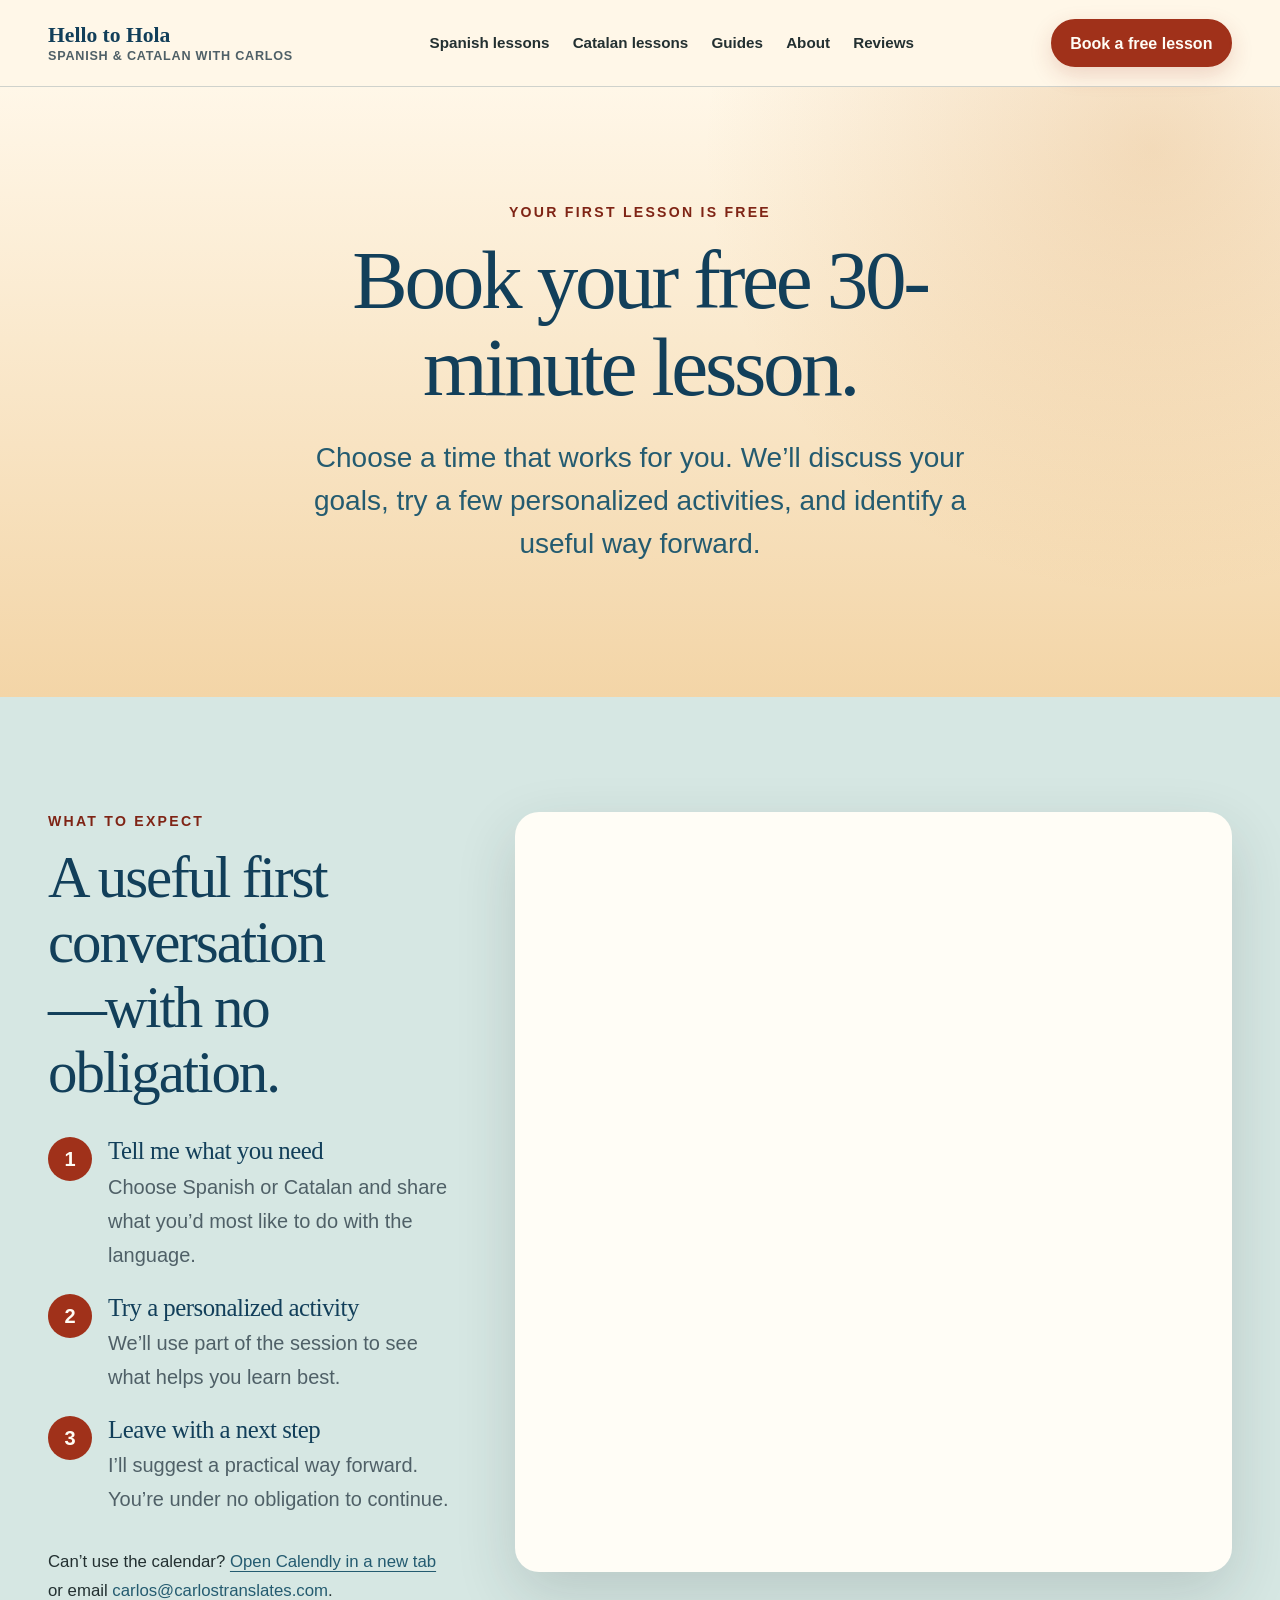
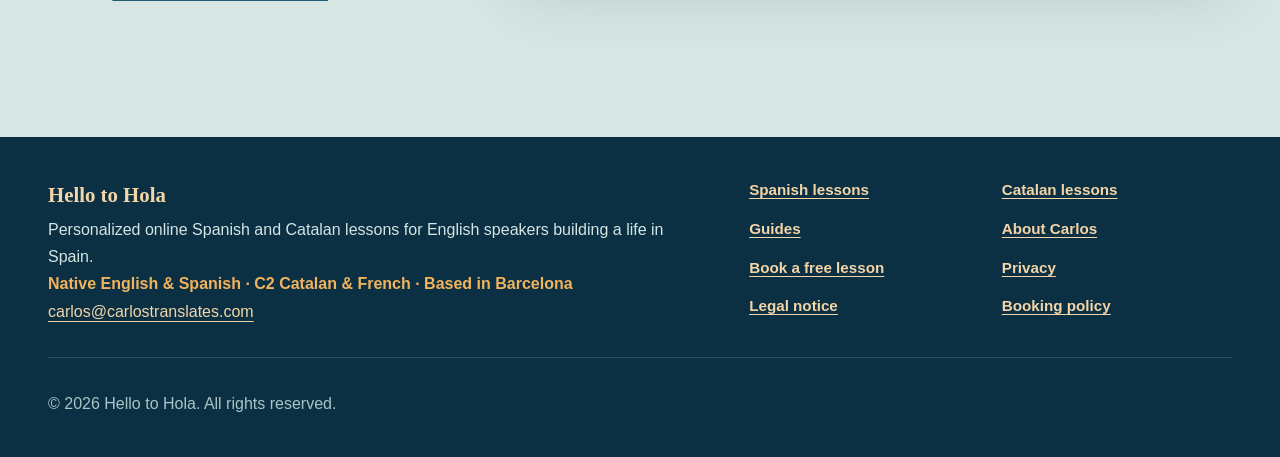
<file: book/index.html>
<!doctype html>
<html lang="en-US">
  <head>
    <meta charset="utf-8">
    <meta name="viewport" content="width=device-width, initial-scale=1">
    <title>Book a Free Spanish or Catalan Lesson | Hello to Hola</title>
    <meta name="description" content="Book a free 30-minute online Spanish or Catalan lesson with Carlos. Discuss your goals, try personalized activities, and leave with a practical next step.">
    <meta name="robots" content="index, follow, max-image-preview:large">
    <meta name="theme-color" content="#123f5a">
    <link rel="canonical" href="https://hellotohola.com/book/">
    <meta property="og:type" content="website">
    <meta property="og:locale" content="en_US">
    <meta property="og:site_name" content="Hello to Hola">
    <meta property="og:url" content="https://hellotohola.com/book/">
    <meta property="og:title" content="Book a Free Spanish or Catalan Lesson | Hello to Hola">
    <meta property="og:description" content="Book a free 30-minute online Spanish or Catalan lesson with Carlos. Discuss your goals, try personalized activities, and leave with a practical next step.">
    <meta property="og:image" content="https://hellotohola.com/assets/images/hello-to-hola-social.jpg">
    <meta property="og:image:width" content="1200">
    <meta property="og:image:height" content="630">
    <meta property="og:image:alt" content="Hello to Hola retro travel artwork inspired by Spain">
    <meta name="twitter:card" content="summary_large_image">
    <meta name="twitter:title" content="Book a Free Spanish or Catalan Lesson | Hello to Hola">
    <meta name="twitter:description" content="Book a free 30-minute online Spanish or Catalan lesson with Carlos. Discuss your goals, try personalized activities, and leave with a practical next step.">
    <meta name="twitter:image" content="https://hellotohola.com/assets/images/hello-to-hola-social.jpg">
    
    <link rel="icon" href="/favicon.svg" type="image/svg+xml">
    <link rel="stylesheet" href="/styles.css">
    <script type="application/ld+json">{"@context":"https://schema.org","@type":"Service","name":"Free 30-Minute Spanish or Catalan Introductory Lesson","url":"https://hellotohola.com/book/","provider":{"@type":"Person","name":"Carlos Cabrera"},"offers":{"@type":"Offer","price":"0","priceCurrency":"EUR","url":"https://calendly.com/carlostranslatesbcn/30min"}}</script>
  </head>
  <body class="booking-page">
    
    <a class="skip-link" href="#main-content">Skip to main content</a>
    <header class="site-header">
      <div class="container header-inner">
        <a class="brand" href="/" aria-label="Hello to Hola, home">
          <span>
            <span class="brand-name">Hello to Hola</span>
            <span class="brand-tagline">Spanish &amp; Catalan with Carlos</span>
          </span>
        </a>
        <nav class="main-nav" aria-label="Main navigation"><a href="/spanish-lessons/">Spanish lessons</a><a href="/catalan-lessons/">Catalan lessons</a><a href="/guides/">Guides</a><a href="/about/">About</a><a href="/#reviews">Reviews</a></nav>
        <a class="button button-small header-cta" href="/book/">Book a free lesson</a>
        <button class="nav-toggle" type="button" aria-expanded="false" aria-controls="mobile-menu">
          <span class="sr-only">Open menu</span>
          <span aria-hidden="true"></span><span aria-hidden="true"></span><span aria-hidden="true"></span>
        </button>
      </div>
      <nav class="mobile-menu" id="mobile-menu" aria-label="Mobile navigation" hidden>
        <div class="container mobile-menu-inner">
          <a href="/spanish-lessons/">Spanish lessons</a><a href="/catalan-lessons/">Catalan lessons</a><a href="/guides/">Guides</a><a href="/about/">About</a><a href="/#reviews">Reviews</a>
          <a class="button" href="/book/">Book your free 30-minute lesson</a>
        </div>
      </nav>
    </header>
    <main id="main-content">
      <section class="page-hero booking-hero"><div class="container narrow"><p class="eyebrow">Your first lesson is free</p><h1>Book your free 30-minute lesson.</h1><p class="hero-lead">Choose a time that works for you. We’ll discuss your goals, try a few personalized activities, and identify a useful way forward.</p></div></section>
      <section class="section booking-section"><div class="container booking-grid"><div class="booking-copy"><p class="eyebrow">What to expect</p><h2>A useful first conversation—with no obligation.</h2><ol class="booking-list"><li><span>1</span><div><h3>Tell me what you need</h3><p>Choose Spanish or Catalan and share what you’d most like to do with the language.</p></div></li><li><span>2</span><div><h3>Try a personalized activity</h3><p>We’ll use part of the session to see what helps you learn best.</p></div></li><li><span>3</span><div><h3>Leave with a next step</h3><p>I’ll suggest a practical way forward. You’re under no obligation to continue.</p></div></li></ol><p class="booking-help">Can’t use the calendar? <a href="https://calendly.com/carlostranslatesbcn/30min" target="_blank" rel="noopener">Open Calendly in a new tab</a> or email <a href="mailto:carlos@carlostranslates.com">carlos@carlostranslates.com</a>.</p></div><div class="calendar-panel"><div class="calendly-inline-widget" data-url="https://calendly.com/carlostranslatesbcn/30min" style="min-width:320px;height:760px;"></div><noscript><p><a class="button" href="https://calendly.com/carlostranslatesbcn/30min">Open the booking calendar</a></p></noscript></div></div></section>
      <script src="https://assets.calendly.com/assets/external/widget.js" async></script>
</main>
    
    <footer class="site-footer">
      <div class="container footer-grid">
        <div class="footer-about">
          <p class="footer-name">Hello to Hola</p>
          <p>Personalized online Spanish and Catalan lessons for English speakers building a life in Spain.</p>
          <p class="footer-credentials">Native English &amp; Spanish · C2 Catalan &amp; French · Based in Barcelona</p>
          <p><a href="mailto:carlos@carlostranslates.com">carlos@carlostranslates.com</a></p>
        </div>
        <nav class="footer-links" aria-label="Footer navigation">
          <a href="/spanish-lessons/">Spanish lessons</a>
          <a href="/catalan-lessons/">Catalan lessons</a>
          <a href="/guides/">Guides</a>
          <a href="/about/">About Carlos</a>
          <a href="/book/">Book a free lesson</a>
          <a href="/privacy/">Privacy</a>
          <a href="/legal/">Legal notice</a>
          <a href="/booking-policy/">Booking policy</a>
        </nav>
      </div>
      <div class="container footer-bottom">
        <p>© 2026 Hello to Hola. All rights reserved.</p>
      </div>
    </footer>
    <script src="/script.js" defer></script>
  </body>
</html>
</file>
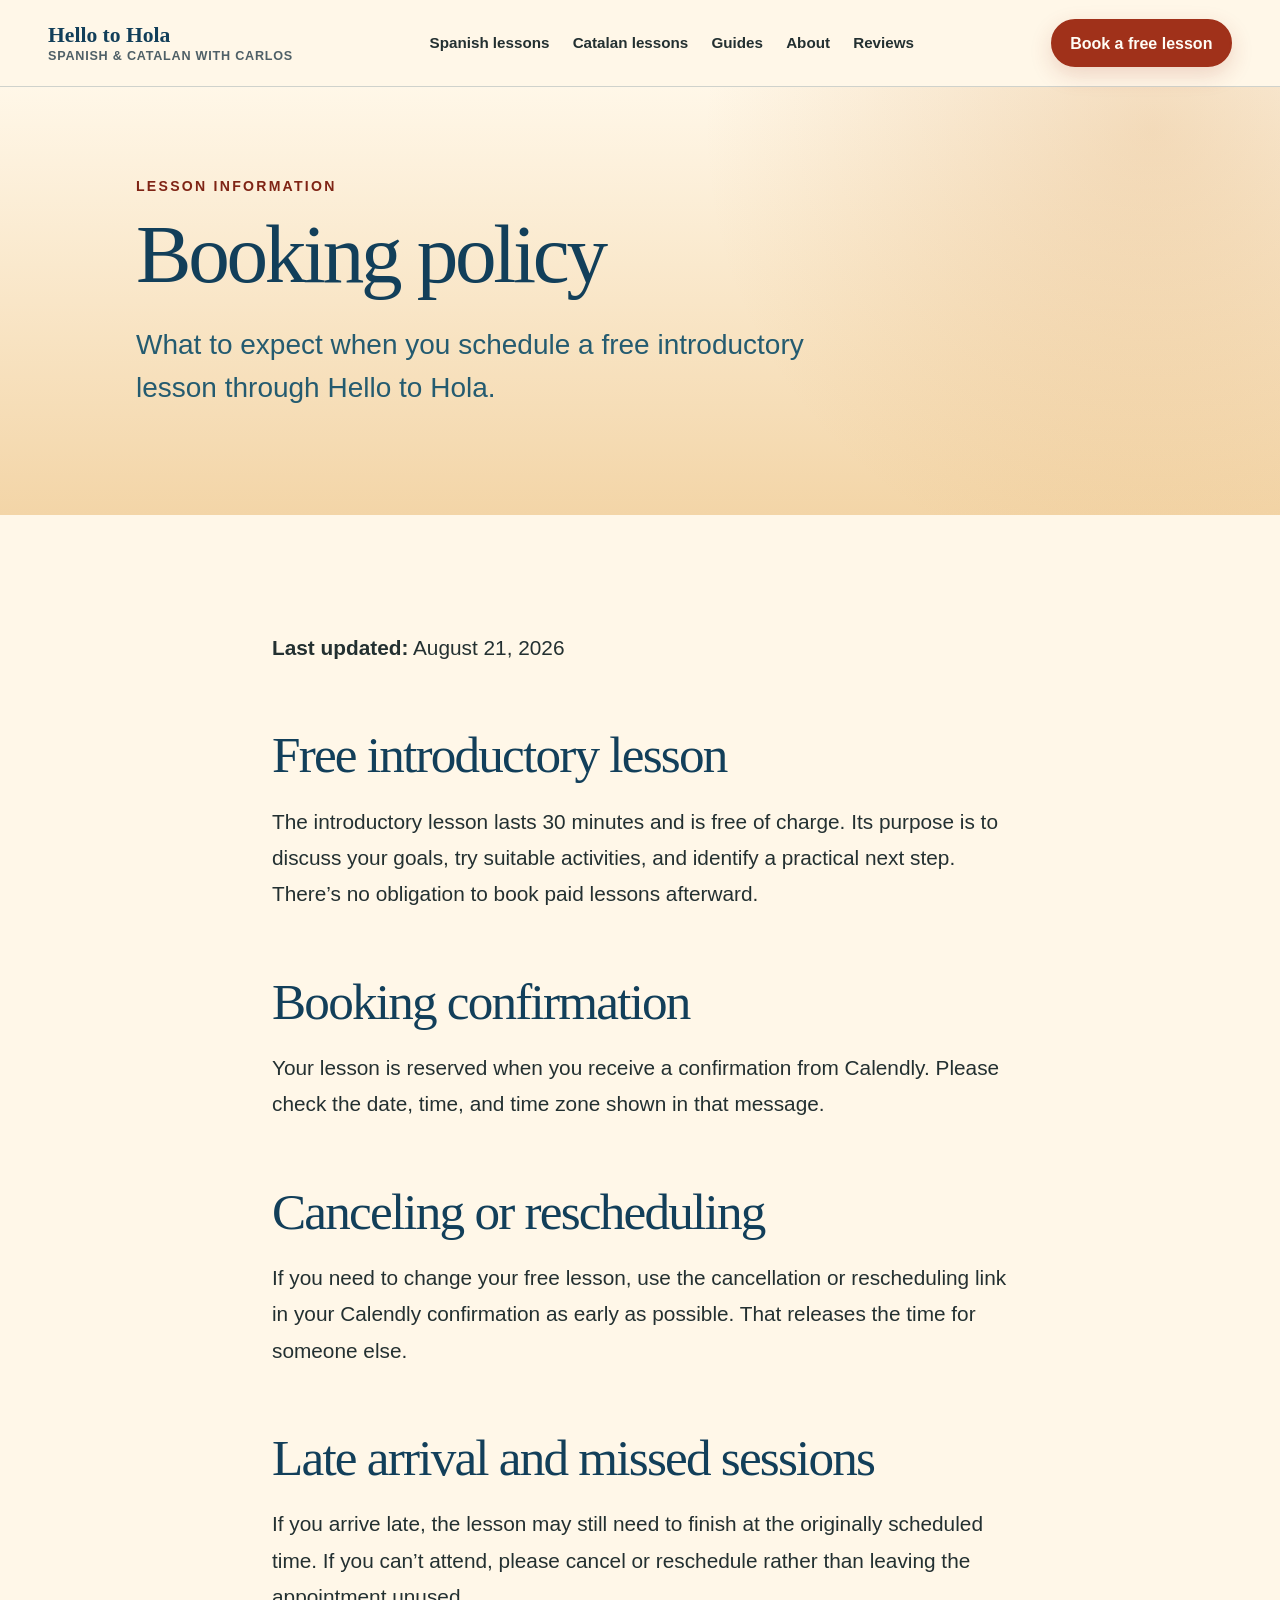
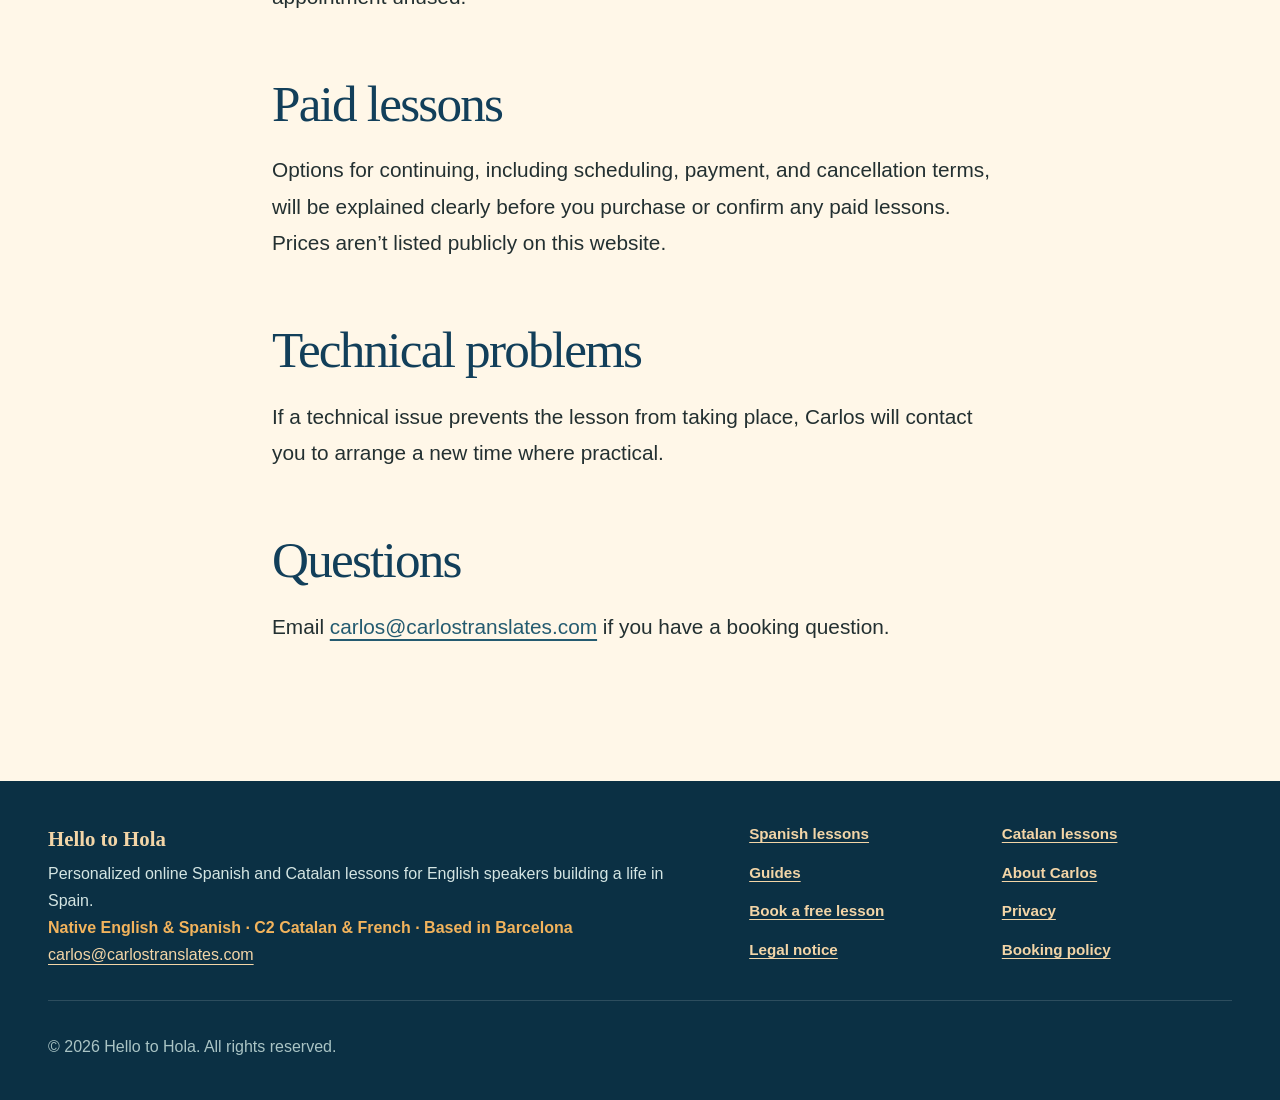
<file: booking-policy/index.html>
<!doctype html>
<html lang="en-US">
  <head>
    <meta charset="utf-8">
    <meta name="viewport" content="width=device-width, initial-scale=1">
    <title>Booking Policy | Hello to Hola</title>
    <meta name="description" content="Read the booking policy for Hello to Hola’s free 30-minute lesson, including confirmations, rescheduling, missed sessions, and paid lesson terms.">
    <meta name="robots" content="index, follow, max-image-preview:large">
    <meta name="theme-color" content="#123f5a">
    <link rel="canonical" href="https://hellotohola.com/booking-policy/">
    <meta property="og:type" content="website">
    <meta property="og:locale" content="en_US">
    <meta property="og:site_name" content="Hello to Hola">
    <meta property="og:url" content="https://hellotohola.com/booking-policy/">
    <meta property="og:title" content="Booking Policy | Hello to Hola">
    <meta property="og:description" content="Read the booking policy for Hello to Hola’s free 30-minute lesson, including confirmations, rescheduling, missed sessions, and paid lesson terms.">
    <meta property="og:image" content="https://hellotohola.com/assets/images/hello-to-hola-social.jpg">
    <meta property="og:image:width" content="1200">
    <meta property="og:image:height" content="630">
    <meta property="og:image:alt" content="Hello to Hola retro travel artwork inspired by Spain">
    <meta name="twitter:card" content="summary_large_image">
    <meta name="twitter:title" content="Booking Policy | Hello to Hola">
    <meta name="twitter:description" content="Read the booking policy for Hello to Hola’s free 30-minute lesson, including confirmations, rescheduling, missed sessions, and paid lesson terms.">
    <meta name="twitter:image" content="https://hellotohola.com/assets/images/hello-to-hola-social.jpg">
    
    <link rel="icon" href="/favicon.svg" type="image/svg+xml">
    <link rel="stylesheet" href="/styles.css">
    
  </head>
  <body class="">
    
    <a class="skip-link" href="#main-content">Skip to main content</a>
    <header class="site-header">
      <div class="container header-inner">
        <a class="brand" href="/" aria-label="Hello to Hola, home">
          <span>
            <span class="brand-name">Hello to Hola</span>
            <span class="brand-tagline">Spanish &amp; Catalan with Carlos</span>
          </span>
        </a>
        <nav class="main-nav" aria-label="Main navigation"><a href="/spanish-lessons/">Spanish lessons</a><a href="/catalan-lessons/">Catalan lessons</a><a href="/guides/">Guides</a><a href="/about/">About</a><a href="/#reviews">Reviews</a></nav>
        <a class="button button-small header-cta" href="/book/">Book a free lesson</a>
        <button class="nav-toggle" type="button" aria-expanded="false" aria-controls="mobile-menu">
          <span class="sr-only">Open menu</span>
          <span aria-hidden="true"></span><span aria-hidden="true"></span><span aria-hidden="true"></span>
        </button>
      </div>
      <nav class="mobile-menu" id="mobile-menu" aria-label="Mobile navigation" hidden>
        <div class="container mobile-menu-inner">
          <a href="/spanish-lessons/">Spanish lessons</a><a href="/catalan-lessons/">Catalan lessons</a><a href="/guides/">Guides</a><a href="/about/">About</a><a href="/#reviews">Reviews</a>
          <a class="button" href="/book/">Book your free 30-minute lesson</a>
        </div>
      </nav>
    </header>
    <main id="main-content">
      <section class="page-hero policy-hero"><div class="container narrow"><p class="eyebrow">Lesson information</p><h1>Booking policy</h1><p class="hero-lead">What to expect when you schedule a free introductory lesson through Hello to Hola.</p></div></section>
      <section class="section"><div class="container article-prose policy-prose"><p><strong>Last updated:</strong> August 21, 2026</p><h2>Free introductory lesson</h2><p>The introductory lesson lasts 30 minutes and is free of charge. Its purpose is to discuss your goals, try suitable activities, and identify a practical next step. There’s no obligation to book paid lessons afterward.</p><h2>Booking confirmation</h2><p>Your lesson is reserved when you receive a confirmation from Calendly. Please check the date, time, and time zone shown in that message.</p><h2>Canceling or rescheduling</h2><p>If you need to change your free lesson, use the cancellation or rescheduling link in your Calendly confirmation as early as possible. That releases the time for someone else.</p><h2>Late arrival and missed sessions</h2><p>If you arrive late, the lesson may still need to finish at the originally scheduled time. If you can’t attend, please cancel or reschedule rather than leaving the appointment unused.</p><h2>Paid lessons</h2><p>Options for continuing, including scheduling, payment, and cancellation terms, will be explained clearly before you purchase or confirm any paid lessons. Prices aren’t listed publicly on this website.</p><h2>Technical problems</h2><p>If a technical issue prevents the lesson from taking place, Carlos will contact you to arrange a new time where practical.</p><h2>Questions</h2><p>Email <a href="mailto:carlos@carlostranslates.com">carlos@carlostranslates.com</a> if you have a booking question.</p></div></section>
</main>
    
    <footer class="site-footer">
      <div class="container footer-grid">
        <div class="footer-about">
          <p class="footer-name">Hello to Hola</p>
          <p>Personalized online Spanish and Catalan lessons for English speakers building a life in Spain.</p>
          <p class="footer-credentials">Native English &amp; Spanish · C2 Catalan &amp; French · Based in Barcelona</p>
          <p><a href="mailto:carlos@carlostranslates.com">carlos@carlostranslates.com</a></p>
        </div>
        <nav class="footer-links" aria-label="Footer navigation">
          <a href="/spanish-lessons/">Spanish lessons</a>
          <a href="/catalan-lessons/">Catalan lessons</a>
          <a href="/guides/">Guides</a>
          <a href="/about/">About Carlos</a>
          <a href="/book/">Book a free lesson</a>
          <a href="/privacy/">Privacy</a>
          <a href="/legal/">Legal notice</a>
          <a href="/booking-policy/">Booking policy</a>
        </nav>
      </div>
      <div class="container footer-bottom">
        <p>© 2026 Hello to Hola. All rights reserved.</p>
      </div>
    </footer>
    <script src="/script.js" defer></script>
  </body>
</html>
</file>
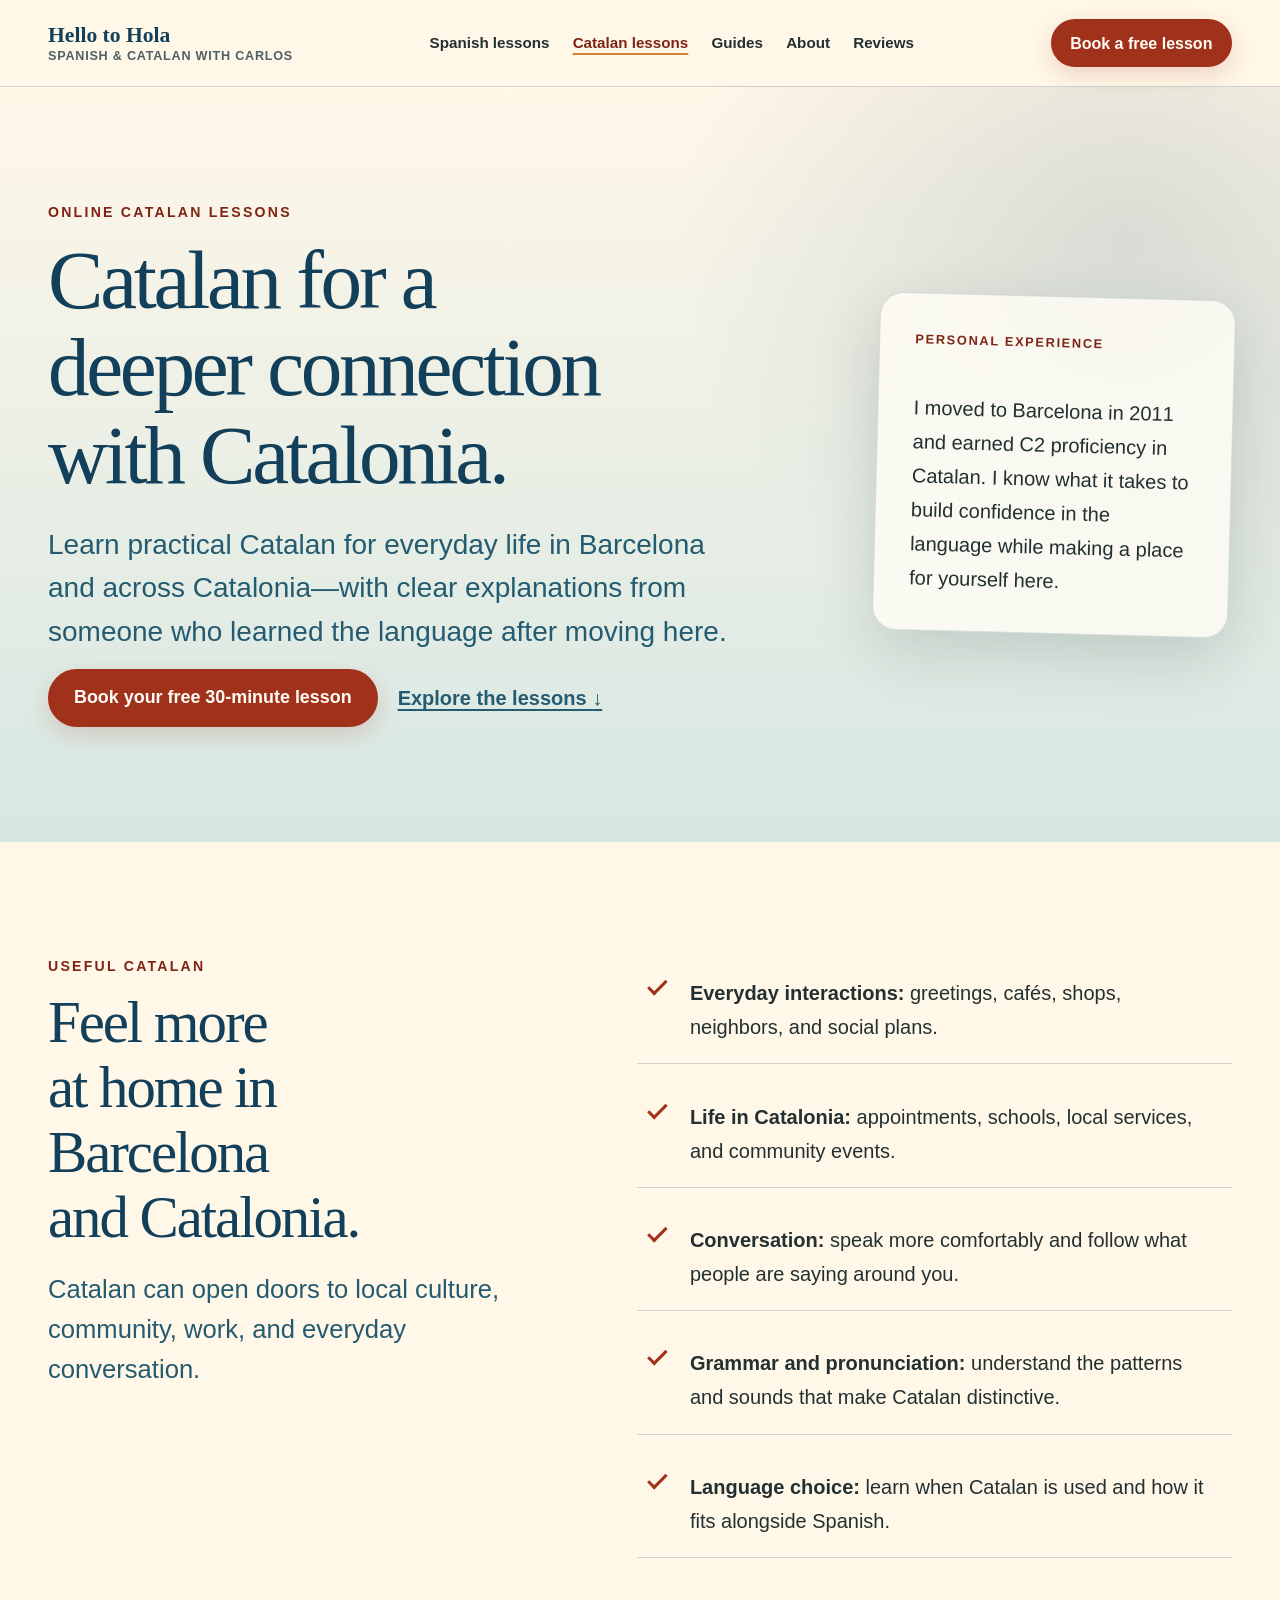
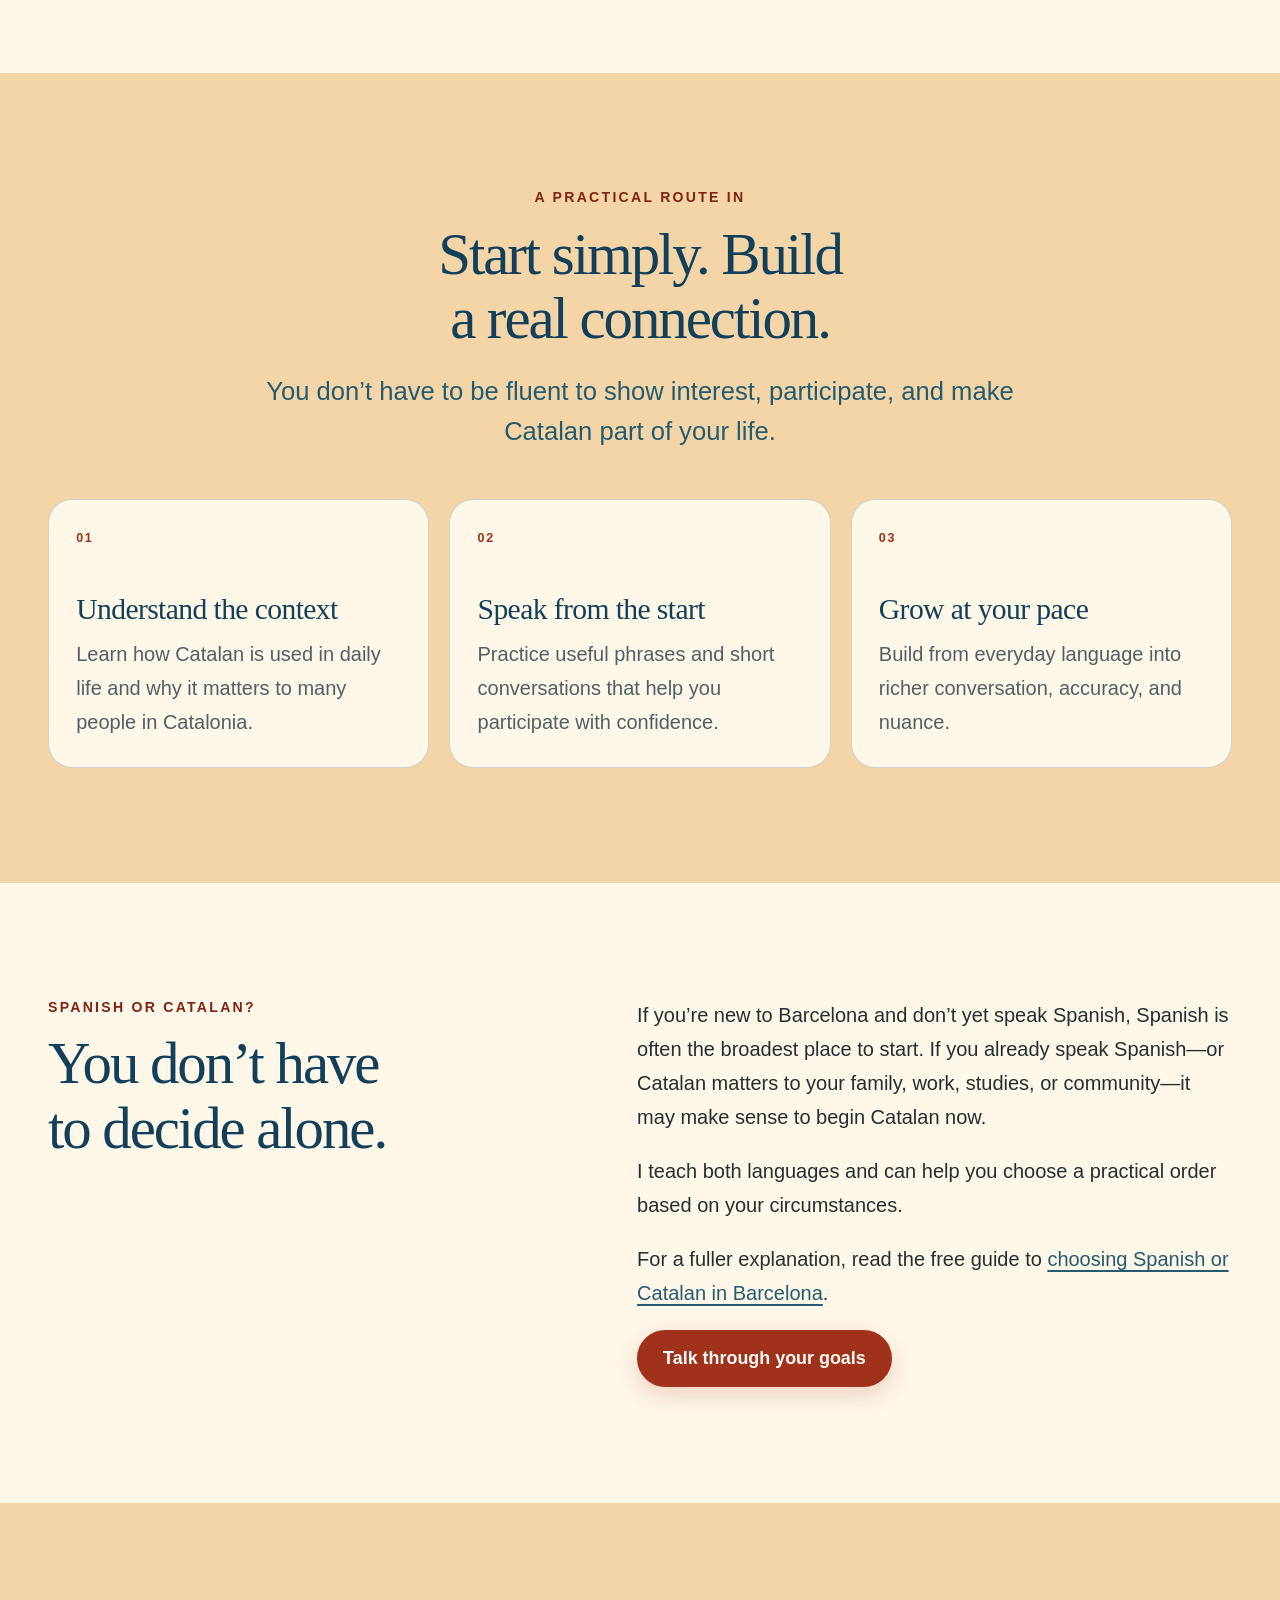
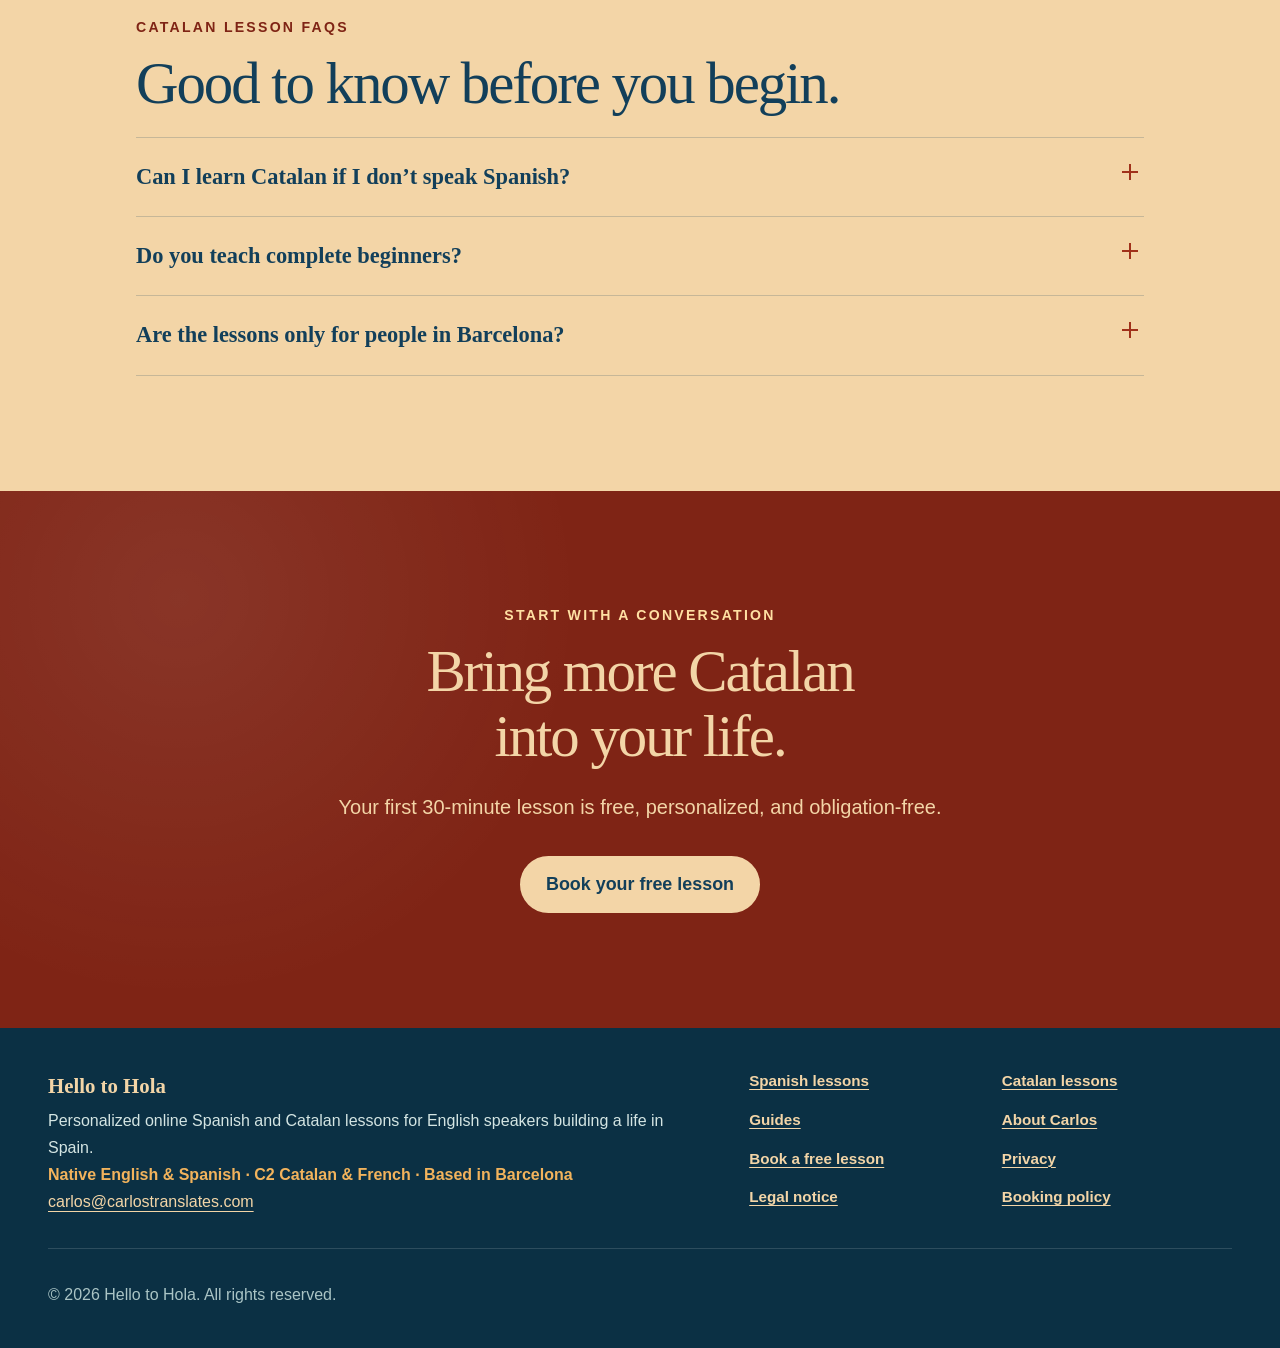
<file: catalan-lessons/index.html>
<!doctype html>
<html lang="en-US">
  <head>
    <meta charset="utf-8">
    <meta name="viewport" content="width=device-width, initial-scale=1">
    <title>Online Catalan Lessons for English Speakers | Hello to Hola</title>
    <meta name="description" content="Personalized online Catalan lessons for English speakers in Barcelona and Catalonia. Learn practical Catalan. Book a free 30-minute lesson.">
    <meta name="robots" content="index, follow, max-image-preview:large">
    <meta name="theme-color" content="#123f5a">
    <link rel="canonical" href="https://hellotohola.com/catalan-lessons/">
    <meta property="og:type" content="website">
    <meta property="og:locale" content="en_US">
    <meta property="og:site_name" content="Hello to Hola">
    <meta property="og:url" content="https://hellotohola.com/catalan-lessons/">
    <meta property="og:title" content="Online Catalan Lessons for English Speakers | Hello to Hola">
    <meta property="og:description" content="Personalized online Catalan lessons for English speakers in Barcelona and Catalonia. Learn practical Catalan. Book a free 30-minute lesson.">
    <meta property="og:image" content="https://hellotohola.com/assets/images/hello-to-hola-social.jpg">
    <meta property="og:image:width" content="1200">
    <meta property="og:image:height" content="630">
    <meta property="og:image:alt" content="Hello to Hola retro travel artwork inspired by Spain">
    <meta name="twitter:card" content="summary_large_image">
    <meta name="twitter:title" content="Online Catalan Lessons for English Speakers | Hello to Hola">
    <meta name="twitter:description" content="Personalized online Catalan lessons for English speakers in Barcelona and Catalonia. Learn practical Catalan. Book a free 30-minute lesson.">
    <meta name="twitter:image" content="https://hellotohola.com/assets/images/hello-to-hola-social.jpg">
    
    <link rel="icon" href="/favicon.svg" type="image/svg+xml">
    <link rel="stylesheet" href="/styles.css">
    <script type="application/ld+json">{"@context":"https://schema.org","@type":"Service","name":"Online Catalan Lessons for English Speakers","url":"https://hellotohola.com/catalan-lessons/","description":"Personalized online Catalan lessons for English speakers in Barcelona and Catalonia.","provider":{"@type":"Person","name":"Carlos Cabrera","url":"https://hellotohola.com/about/"},"areaServed":"Worldwide","availableChannel":{"@type":"ServiceChannel","serviceUrl":"https://hellotohola.com/book/"}}</script>
  </head>
  <body class="">
    
    <a class="skip-link" href="#main-content">Skip to main content</a>
    <header class="site-header">
      <div class="container header-inner">
        <a class="brand" href="/" aria-label="Hello to Hola, home">
          <span>
            <span class="brand-name">Hello to Hola</span>
            <span class="brand-tagline">Spanish &amp; Catalan with Carlos</span>
          </span>
        </a>
        <nav class="main-nav" aria-label="Main navigation"><a href="/spanish-lessons/">Spanish lessons</a><a href="/catalan-lessons/" aria-current="page">Catalan lessons</a><a href="/guides/">Guides</a><a href="/about/">About</a><a href="/#reviews">Reviews</a></nav>
        <a class="button button-small header-cta" href="/book/">Book a free lesson</a>
        <button class="nav-toggle" type="button" aria-expanded="false" aria-controls="mobile-menu">
          <span class="sr-only">Open menu</span>
          <span aria-hidden="true"></span><span aria-hidden="true"></span><span aria-hidden="true"></span>
        </button>
      </div>
      <nav class="mobile-menu" id="mobile-menu" aria-label="Mobile navigation" hidden>
        <div class="container mobile-menu-inner">
          <a href="/spanish-lessons/">Spanish lessons</a><a href="/catalan-lessons/" aria-current="page">Catalan lessons</a><a href="/guides/">Guides</a><a href="/about/">About</a><a href="/#reviews">Reviews</a>
          <a class="button" href="/book/">Book your free 30-minute lesson</a>
        </div>
      </nav>
    </header>
    <main id="main-content">
      <section class="page-hero page-hero-catalan"><div class="container page-hero-grid"><div><p class="eyebrow">Online Catalan lessons</p><h1>Catalan for a deeper connection with Catalonia.</h1><p class="hero-lead">Learn practical Catalan for everyday life in Barcelona and across Catalonia—with clear explanations from someone who learned the language after moving here.</p><div class="hero-actions"><a class="button" href="/book/">Book your free 30-minute lesson</a><a class="text-link" href="#what-youll-learn">Explore the lessons <span aria-hidden="true">↓</span></a></div></div><aside class="hero-note"><p class="card-kicker">Personal experience</p><p>I moved to Barcelona in 2011 and earned C2 proficiency in Catalan. I know what it takes to build confidence in the language while making a place for yourself here.</p></aside></div></section>
      <section class="section" id="what-youll-learn"><div class="container split-grid"><div class="section-heading"><p class="eyebrow">Useful Catalan</p><h2>Feel more at home in Barcelona and Catalonia.</h2><p class="section-lead">Catalan can open doors to local culture, community, work, and everyday conversation.</p></div><div><ul class="large-check-list"><li><strong>Everyday interactions:</strong> greetings, cafés, shops, neighbors, and social plans.</li><li><strong>Life in Catalonia:</strong> appointments, schools, local services, and community events.</li><li><strong>Conversation:</strong> speak more comfortably and follow what people are saying around you.</li><li><strong>Grammar and pronunciation:</strong> understand the patterns and sounds that make Catalan distinctive.</li><li><strong>Language choice:</strong> learn when Catalan is used and how it fits alongside Spanish.</li></ul></div></div></section>
      <section class="section band-section"><div class="container"><div class="centered-heading"><p class="eyebrow">A practical route in</p><h2>Start simply. Build a real connection.</h2><p class="section-lead">You don’t have to be fluent to show interest, participate, and make Catalan part of your life.</p></div><div class="feature-grid"><article class="feature"><span class="feature-number">01</span><h3>Understand the context</h3><p>Learn how Catalan is used in daily life and why it matters to many people in Catalonia.</p></article><article class="feature"><span class="feature-number">02</span><h3>Speak from the start</h3><p>Practice useful phrases and short conversations that help you participate with confidence.</p></article><article class="feature"><span class="feature-number">03</span><h3>Grow at your pace</h3><p>Build from everyday language into richer conversation, accuracy, and nuance.</p></article></div></div></section>
      <section class="section"><div class="container split-grid"><div class="section-heading"><p class="eyebrow">Spanish or Catalan?</p><h2>You don’t have to decide alone.</h2></div><div class="prose"><p>If you’re new to Barcelona and don’t yet speak Spanish, Spanish is often the broadest place to start. If you already speak Spanish—or Catalan matters to your family, work, studies, or community—it may make sense to begin Catalan now.</p><p>I teach both languages and can help you choose a practical order based on your circumstances.</p><p>For a fuller explanation, read the free guide to <a href="/guides/spanish-or-catalan-in-barcelona/">choosing Spanish or Catalan in Barcelona</a>.</p><a class="button" href="/book/">Talk through your goals</a></div></div></section>
      <section class="section mini-faq"><div class="container narrow"><p class="eyebrow">Catalan lesson FAQs</p><h2>Good to know before you begin.</h2><div class="faq-list"><details><summary>Can I learn Catalan if I don’t speak Spanish?</summary><div><p>Yes. Catalan is its own language, and you can learn it directly. We’ll decide whether it’s the most practical first step for your situation.</p></div></details><details><summary>Do you teach complete beginners?</summary><div><p>Yes. We can begin with pronunciation, greetings, and useful everyday conversations.</p></div></details><details><summary>Are the lessons only for people in Barcelona?</summary><div><p>No. Lessons are online, so you can learn from anywhere. The content is especially relevant to people living in or connected to Catalonia.</p></div></details></div></div></section>
      <section class="final-cta"><div class="container"><p class="eyebrow">Start with a conversation</p><h2>Bring more Catalan into your life.</h2><p>Your first 30-minute lesson is free, personalized, and obligation-free.</p><a class="button button-light" href="/book/">Book your free lesson</a></div></section>
</main>
    
    <footer class="site-footer">
      <div class="container footer-grid">
        <div class="footer-about">
          <p class="footer-name">Hello to Hola</p>
          <p>Personalized online Spanish and Catalan lessons for English speakers building a life in Spain.</p>
          <p class="footer-credentials">Native English &amp; Spanish · C2 Catalan &amp; French · Based in Barcelona</p>
          <p><a href="mailto:carlos@carlostranslates.com">carlos@carlostranslates.com</a></p>
        </div>
        <nav class="footer-links" aria-label="Footer navigation">
          <a href="/spanish-lessons/">Spanish lessons</a>
          <a href="/catalan-lessons/">Catalan lessons</a>
          <a href="/guides/">Guides</a>
          <a href="/about/">About Carlos</a>
          <a href="/book/">Book a free lesson</a>
          <a href="/privacy/">Privacy</a>
          <a href="/legal/">Legal notice</a>
          <a href="/booking-policy/">Booking policy</a>
        </nav>
      </div>
      <div class="container footer-bottom">
        <p>© 2026 Hello to Hola. All rights reserved.</p>
      </div>
    </footer>
    <script src="/script.js" defer></script>
  </body>
</html>
</file>
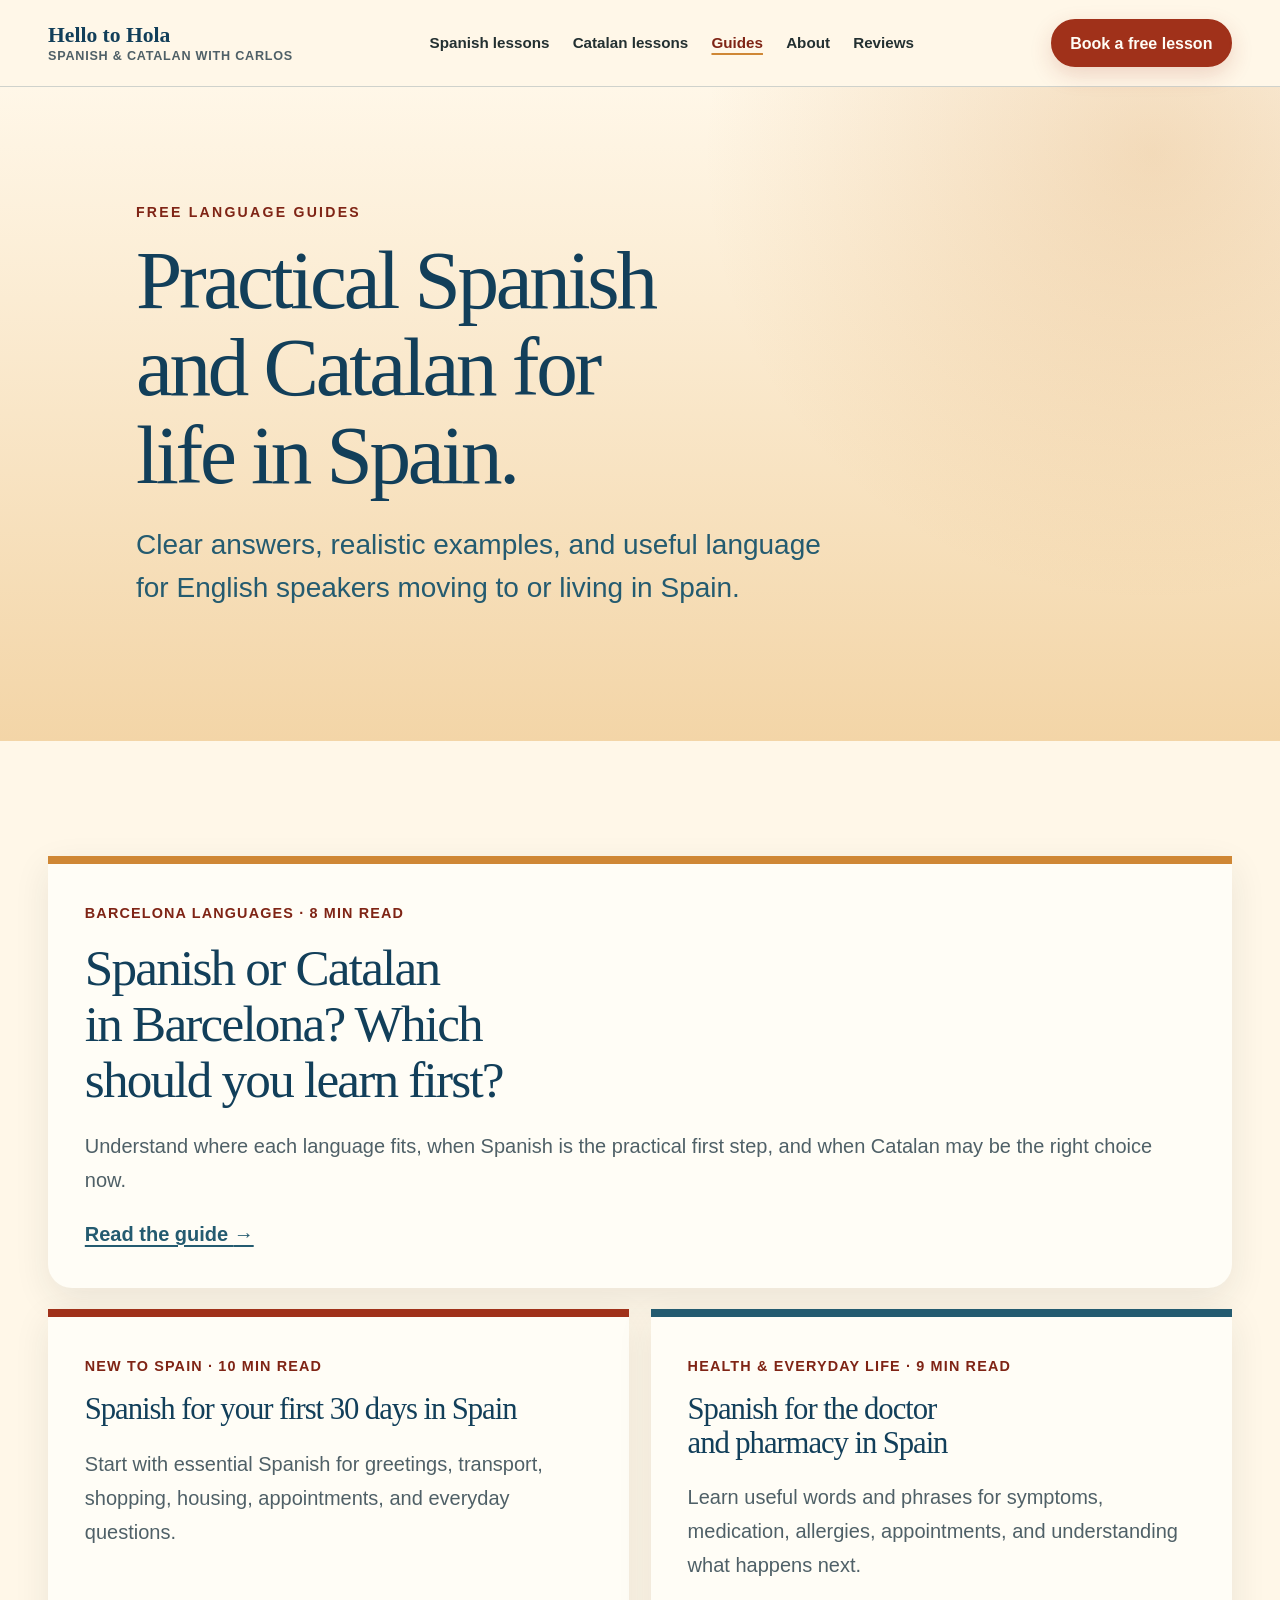
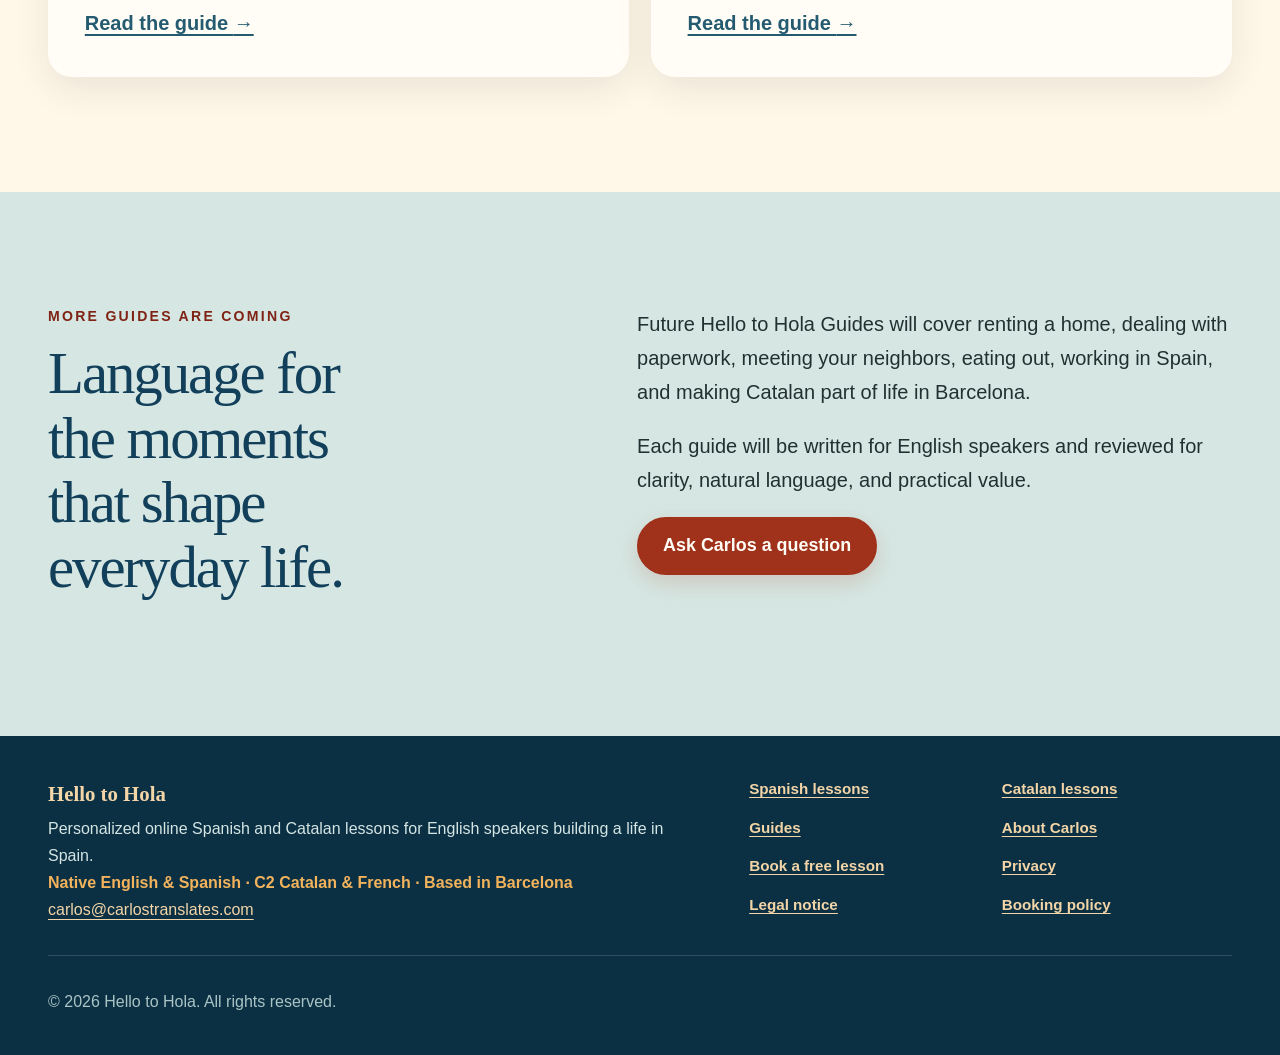
<file: guides/index.html>
<!doctype html>
<html lang="en-US">
  <head>
    <meta charset="utf-8">
    <meta name="viewport" content="width=device-width, initial-scale=1">
    <title>Free Spanish &amp; Catalan Guides | Hello to Hola</title>
    <meta name="description" content="Free practical Spanish and Catalan guides for English speakers moving to or living in Spain, including Barcelona language advice and everyday phrases.">
    <meta name="robots" content="index, follow, max-image-preview:large">
    <meta name="theme-color" content="#123f5a">
    <link rel="canonical" href="https://hellotohola.com/guides/">
    <meta property="og:type" content="website">
    <meta property="og:locale" content="en_US">
    <meta property="og:site_name" content="Hello to Hola">
    <meta property="og:url" content="https://hellotohola.com/guides/">
    <meta property="og:title" content="Free Spanish &amp; Catalan Guides | Hello to Hola">
    <meta property="og:description" content="Free practical Spanish and Catalan guides for English speakers moving to or living in Spain, including Barcelona language advice and everyday phrases.">
    <meta property="og:image" content="https://hellotohola.com/assets/images/hello-to-hola-social.jpg">
    <meta property="og:image:width" content="1200">
    <meta property="og:image:height" content="630">
    <meta property="og:image:alt" content="Hello to Hola retro travel artwork inspired by Spain">
    <meta name="twitter:card" content="summary_large_image">
    <meta name="twitter:title" content="Free Spanish &amp; Catalan Guides | Hello to Hola">
    <meta name="twitter:description" content="Free practical Spanish and Catalan guides for English speakers moving to or living in Spain, including Barcelona language advice and everyday phrases.">
    <meta name="twitter:image" content="https://hellotohola.com/assets/images/hello-to-hola-social.jpg">
    
    <link rel="icon" href="/favicon.svg" type="image/svg+xml">
    <link rel="stylesheet" href="/styles.css">
    <script type="application/ld+json">{"@context":"https://schema.org","@type":"CollectionPage","name":"Hello to Hola Guides","url":"https://hellotohola.com/guides/","inLanguage":"en-US"}</script>
  </head>
  <body class="">
    
    <a class="skip-link" href="#main-content">Skip to main content</a>
    <header class="site-header">
      <div class="container header-inner">
        <a class="brand" href="/" aria-label="Hello to Hola, home">
          <span>
            <span class="brand-name">Hello to Hola</span>
            <span class="brand-tagline">Spanish &amp; Catalan with Carlos</span>
          </span>
        </a>
        <nav class="main-nav" aria-label="Main navigation"><a href="/spanish-lessons/">Spanish lessons</a><a href="/catalan-lessons/">Catalan lessons</a><a href="/guides/" aria-current="page">Guides</a><a href="/about/">About</a><a href="/#reviews">Reviews</a></nav>
        <a class="button button-small header-cta" href="/book/">Book a free lesson</a>
        <button class="nav-toggle" type="button" aria-expanded="false" aria-controls="mobile-menu">
          <span class="sr-only">Open menu</span>
          <span aria-hidden="true"></span><span aria-hidden="true"></span><span aria-hidden="true"></span>
        </button>
      </div>
      <nav class="mobile-menu" id="mobile-menu" aria-label="Mobile navigation" hidden>
        <div class="container mobile-menu-inner">
          <a href="/spanish-lessons/">Spanish lessons</a><a href="/catalan-lessons/">Catalan lessons</a><a href="/guides/" aria-current="page">Guides</a><a href="/about/">About</a><a href="/#reviews">Reviews</a>
          <a class="button" href="/book/">Book your free 30-minute lesson</a>
        </div>
      </nav>
    </header>
    <main id="main-content">
      <section class="page-hero guides-hero"><div class="container narrow"><p class="eyebrow">Free language guides</p><h1>Practical Spanish and Catalan for life in Spain.</h1><p class="hero-lead">Clear answers, realistic examples, and useful language for English speakers moving to or living in Spain.</p></div></section>
      <section class="section"><div class="container"><div class="guide-card-grid guide-card-grid-large">
        <article class="guide-card featured-guide"><p class="guide-topic">Barcelona languages · 8 min read</p><h2><a href="/guides/spanish-or-catalan-in-barcelona/">Spanish or Catalan in Barcelona? Which should you learn first?</a></h2><p>Understand where each language fits, when Spanish is the practical first step, and when Catalan may be the right choice now.</p><a class="text-link" href="/guides/spanish-or-catalan-in-barcelona/">Read the guide <span aria-hidden="true">→</span></a></article>
        <article class="guide-card"><p class="guide-topic">New to Spain · 10 min read</p><h2><a href="/guides/spanish-first-30-days-spain/">Spanish for your first 30 days in Spain</a></h2><p>Start with essential Spanish for greetings, transport, shopping, housing, appointments, and everyday questions.</p><a class="text-link" href="/guides/spanish-first-30-days-spain/">Read the guide <span aria-hidden="true">→</span></a></article>
        <article class="guide-card"><p class="guide-topic">Health &amp; everyday life · 9 min read</p><h2><a href="/guides/spanish-doctor-pharmacy-spain/">Spanish for the doctor and pharmacy in Spain</a></h2><p>Learn useful words and phrases for symptoms, medication, allergies, appointments, and understanding what happens next.</p><a class="text-link" href="/guides/spanish-doctor-pharmacy-spain/">Read the guide <span aria-hidden="true">→</span></a></article>
      </div></div></section>
      <section class="section guides-coming"><div class="container split-grid"><div class="section-heading"><p class="eyebrow">More guides are coming</p><h2>Language for the moments that shape everyday life.</h2></div><div class="prose"><p>Future Hello to Hola Guides will cover renting a home, dealing with paperwork, meeting your neighbors, eating out, working in Spain, and making Catalan part of life in Barcelona.</p><p>Each guide will be written for English speakers and reviewed for clarity, natural language, and practical value.</p><a class="button" href="/book/">Ask Carlos a question</a></div></div></section>
</main>
    
    <footer class="site-footer">
      <div class="container footer-grid">
        <div class="footer-about">
          <p class="footer-name">Hello to Hola</p>
          <p>Personalized online Spanish and Catalan lessons for English speakers building a life in Spain.</p>
          <p class="footer-credentials">Native English &amp; Spanish · C2 Catalan &amp; French · Based in Barcelona</p>
          <p><a href="mailto:carlos@carlostranslates.com">carlos@carlostranslates.com</a></p>
        </div>
        <nav class="footer-links" aria-label="Footer navigation">
          <a href="/spanish-lessons/">Spanish lessons</a>
          <a href="/catalan-lessons/">Catalan lessons</a>
          <a href="/guides/">Guides</a>
          <a href="/about/">About Carlos</a>
          <a href="/book/">Book a free lesson</a>
          <a href="/privacy/">Privacy</a>
          <a href="/legal/">Legal notice</a>
          <a href="/booking-policy/">Booking policy</a>
        </nav>
      </div>
      <div class="container footer-bottom">
        <p>© 2026 Hello to Hola. All rights reserved.</p>
      </div>
    </footer>
    <script src="/script.js" defer></script>
  </body>
</html>
</file>
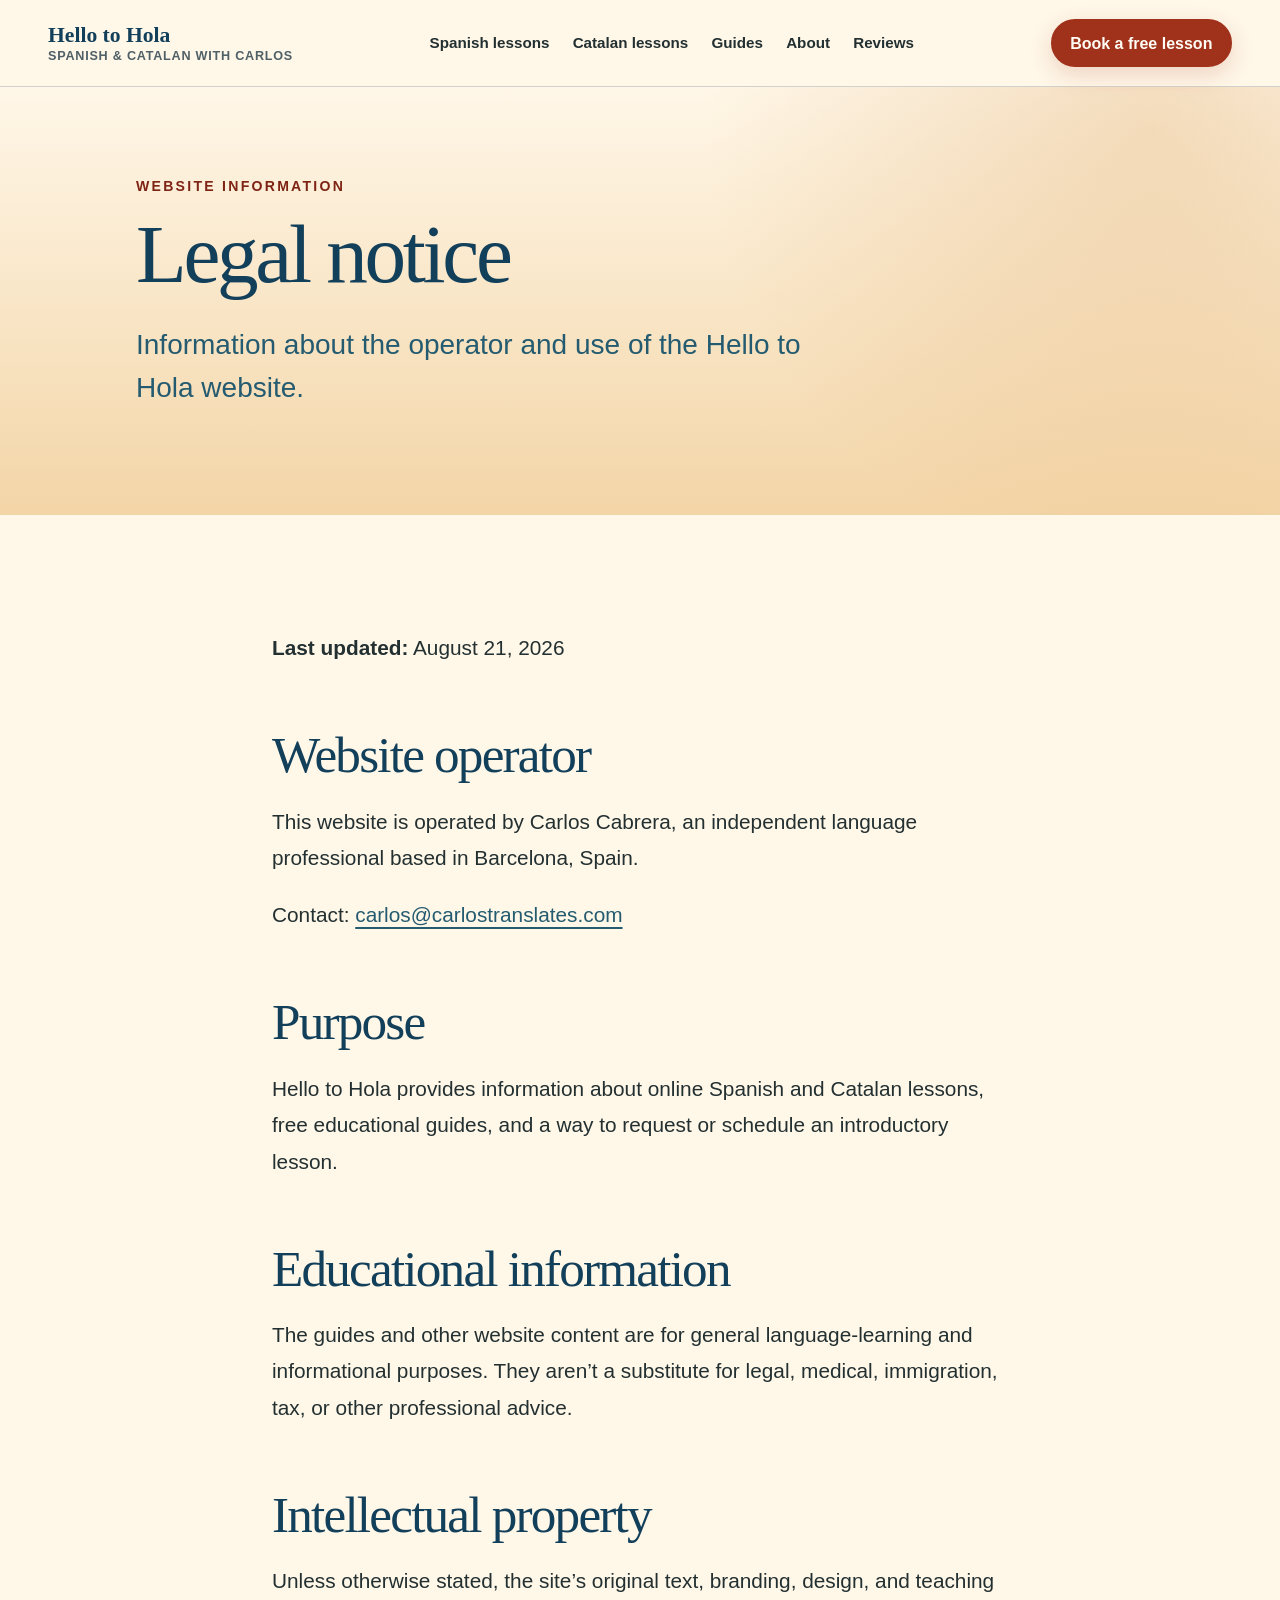
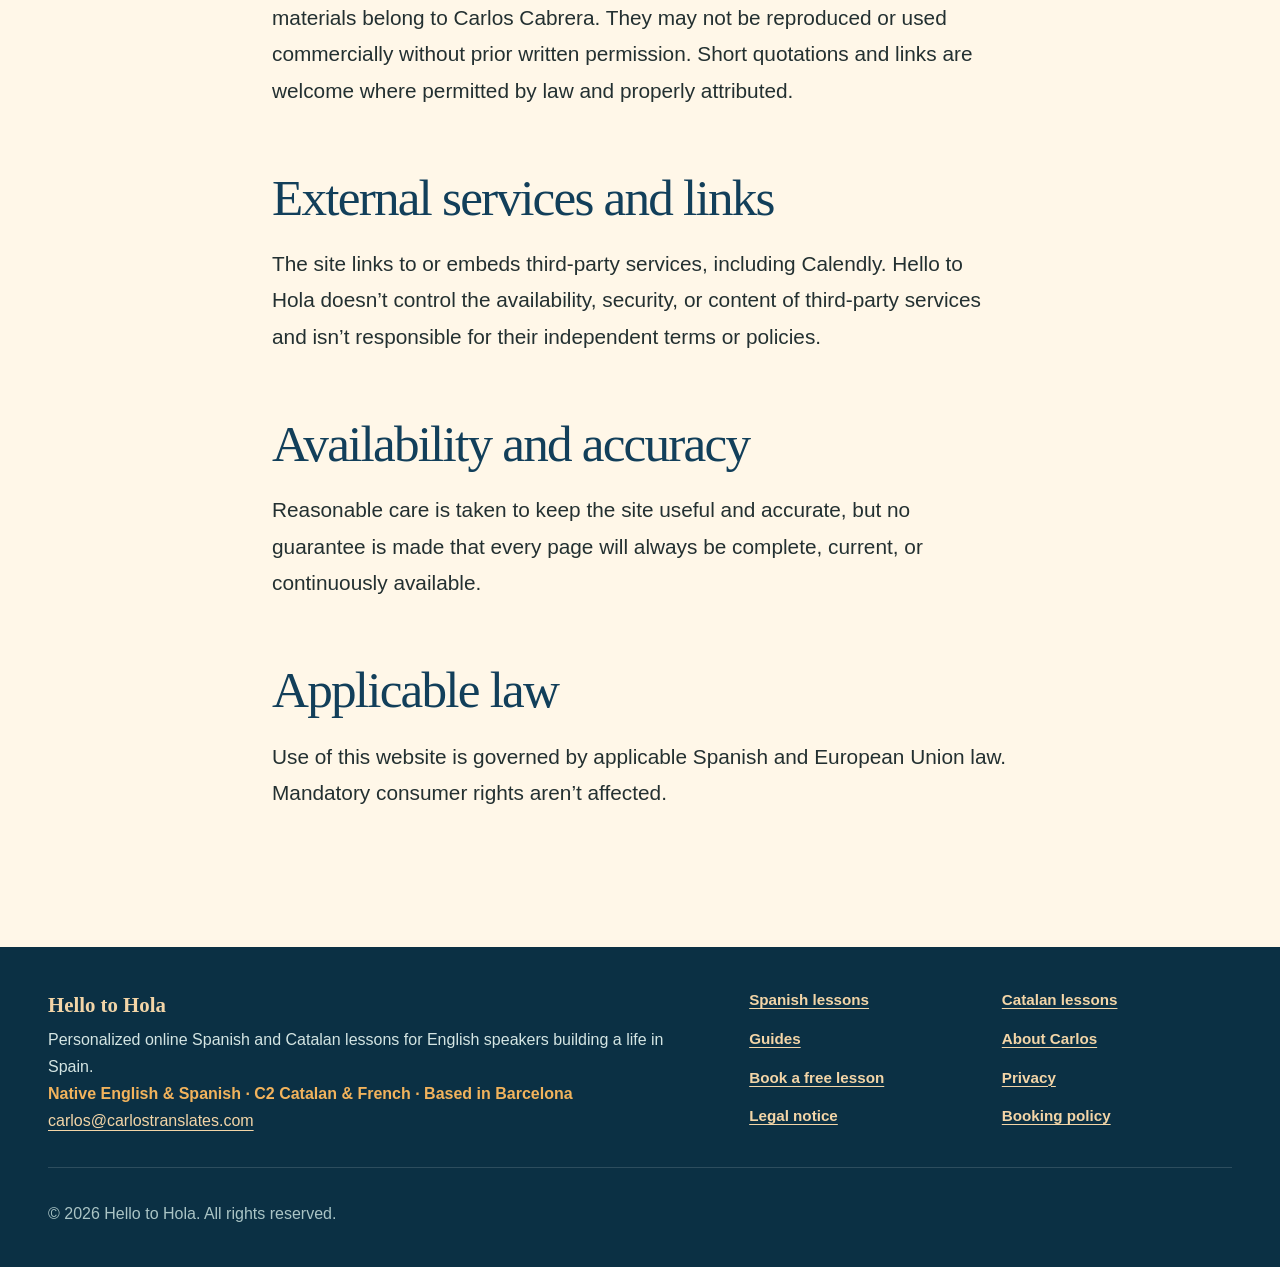
<file: legal/index.html>
<!doctype html>
<html lang="en-US">
  <head>
    <meta charset="utf-8">
    <meta name="viewport" content="width=device-width, initial-scale=1">
    <title>Legal Notice | Hello to Hola</title>
    <meta name="description" content="Legal notice for Hello to Hola online Spanish and Catalan lessons, including the website operator, intellectual property, external links, and applicable law.">
    <meta name="robots" content="index, follow, max-image-preview:large">
    <meta name="theme-color" content="#123f5a">
    <link rel="canonical" href="https://hellotohola.com/legal/">
    <meta property="og:type" content="website">
    <meta property="og:locale" content="en_US">
    <meta property="og:site_name" content="Hello to Hola">
    <meta property="og:url" content="https://hellotohola.com/legal/">
    <meta property="og:title" content="Legal Notice | Hello to Hola">
    <meta property="og:description" content="Legal notice for Hello to Hola online Spanish and Catalan lessons, including the website operator, intellectual property, external links, and applicable law.">
    <meta property="og:image" content="https://hellotohola.com/assets/images/hello-to-hola-social.jpg">
    <meta property="og:image:width" content="1200">
    <meta property="og:image:height" content="630">
    <meta property="og:image:alt" content="Hello to Hola retro travel artwork inspired by Spain">
    <meta name="twitter:card" content="summary_large_image">
    <meta name="twitter:title" content="Legal Notice | Hello to Hola">
    <meta name="twitter:description" content="Legal notice for Hello to Hola online Spanish and Catalan lessons, including the website operator, intellectual property, external links, and applicable law.">
    <meta name="twitter:image" content="https://hellotohola.com/assets/images/hello-to-hola-social.jpg">
    
    <link rel="icon" href="/favicon.svg" type="image/svg+xml">
    <link rel="stylesheet" href="/styles.css">
    
  </head>
  <body class="">
    
    <a class="skip-link" href="#main-content">Skip to main content</a>
    <header class="site-header">
      <div class="container header-inner">
        <a class="brand" href="/" aria-label="Hello to Hola, home">
          <span>
            <span class="brand-name">Hello to Hola</span>
            <span class="brand-tagline">Spanish &amp; Catalan with Carlos</span>
          </span>
        </a>
        <nav class="main-nav" aria-label="Main navigation"><a href="/spanish-lessons/">Spanish lessons</a><a href="/catalan-lessons/">Catalan lessons</a><a href="/guides/">Guides</a><a href="/about/">About</a><a href="/#reviews">Reviews</a></nav>
        <a class="button button-small header-cta" href="/book/">Book a free lesson</a>
        <button class="nav-toggle" type="button" aria-expanded="false" aria-controls="mobile-menu">
          <span class="sr-only">Open menu</span>
          <span aria-hidden="true"></span><span aria-hidden="true"></span><span aria-hidden="true"></span>
        </button>
      </div>
      <nav class="mobile-menu" id="mobile-menu" aria-label="Mobile navigation" hidden>
        <div class="container mobile-menu-inner">
          <a href="/spanish-lessons/">Spanish lessons</a><a href="/catalan-lessons/">Catalan lessons</a><a href="/guides/">Guides</a><a href="/about/">About</a><a href="/#reviews">Reviews</a>
          <a class="button" href="/book/">Book your free 30-minute lesson</a>
        </div>
      </nav>
    </header>
    <main id="main-content">
      <section class="page-hero policy-hero"><div class="container narrow"><p class="eyebrow">Website information</p><h1>Legal notice</h1><p class="hero-lead">Information about the operator and use of the Hello to Hola website.</p></div></section>
      <section class="section"><div class="container article-prose policy-prose"><p><strong>Last updated:</strong> August 21, 2026</p><h2>Website operator</h2><p>This website is operated by Carlos Cabrera, an independent language professional based in Barcelona, Spain.</p><p>Contact: <a href="mailto:carlos@carlostranslates.com">carlos@carlostranslates.com</a></p><h2>Purpose</h2><p>Hello to Hola provides information about online Spanish and Catalan lessons, free educational guides, and a way to request or schedule an introductory lesson.</p><h2>Educational information</h2><p>The guides and other website content are for general language-learning and informational purposes. They aren’t a substitute for legal, medical, immigration, tax, or other professional advice.</p><h2>Intellectual property</h2><p>Unless otherwise stated, the site’s original text, branding, design, and teaching materials belong to Carlos Cabrera. They may not be reproduced or used commercially without prior written permission. Short quotations and links are welcome where permitted by law and properly attributed.</p><h2>External services and links</h2><p>The site links to or embeds third-party services, including Calendly. Hello to Hola doesn’t control the availability, security, or content of third-party services and isn’t responsible for their independent terms or policies.</p><h2>Availability and accuracy</h2><p>Reasonable care is taken to keep the site useful and accurate, but no guarantee is made that every page will always be complete, current, or continuously available.</p><h2>Applicable law</h2><p>Use of this website is governed by applicable Spanish and European Union law. Mandatory consumer rights aren’t affected.</p></div></section>
</main>
    
    <footer class="site-footer">
      <div class="container footer-grid">
        <div class="footer-about">
          <p class="footer-name">Hello to Hola</p>
          <p>Personalized online Spanish and Catalan lessons for English speakers building a life in Spain.</p>
          <p class="footer-credentials">Native English &amp; Spanish · C2 Catalan &amp; French · Based in Barcelona</p>
          <p><a href="mailto:carlos@carlostranslates.com">carlos@carlostranslates.com</a></p>
        </div>
        <nav class="footer-links" aria-label="Footer navigation">
          <a href="/spanish-lessons/">Spanish lessons</a>
          <a href="/catalan-lessons/">Catalan lessons</a>
          <a href="/guides/">Guides</a>
          <a href="/about/">About Carlos</a>
          <a href="/book/">Book a free lesson</a>
          <a href="/privacy/">Privacy</a>
          <a href="/legal/">Legal notice</a>
          <a href="/booking-policy/">Booking policy</a>
        </nav>
      </div>
      <div class="container footer-bottom">
        <p>© 2026 Hello to Hola. All rights reserved.</p>
      </div>
    </footer>
    <script src="/script.js" defer></script>
  </body>
</html>
</file>
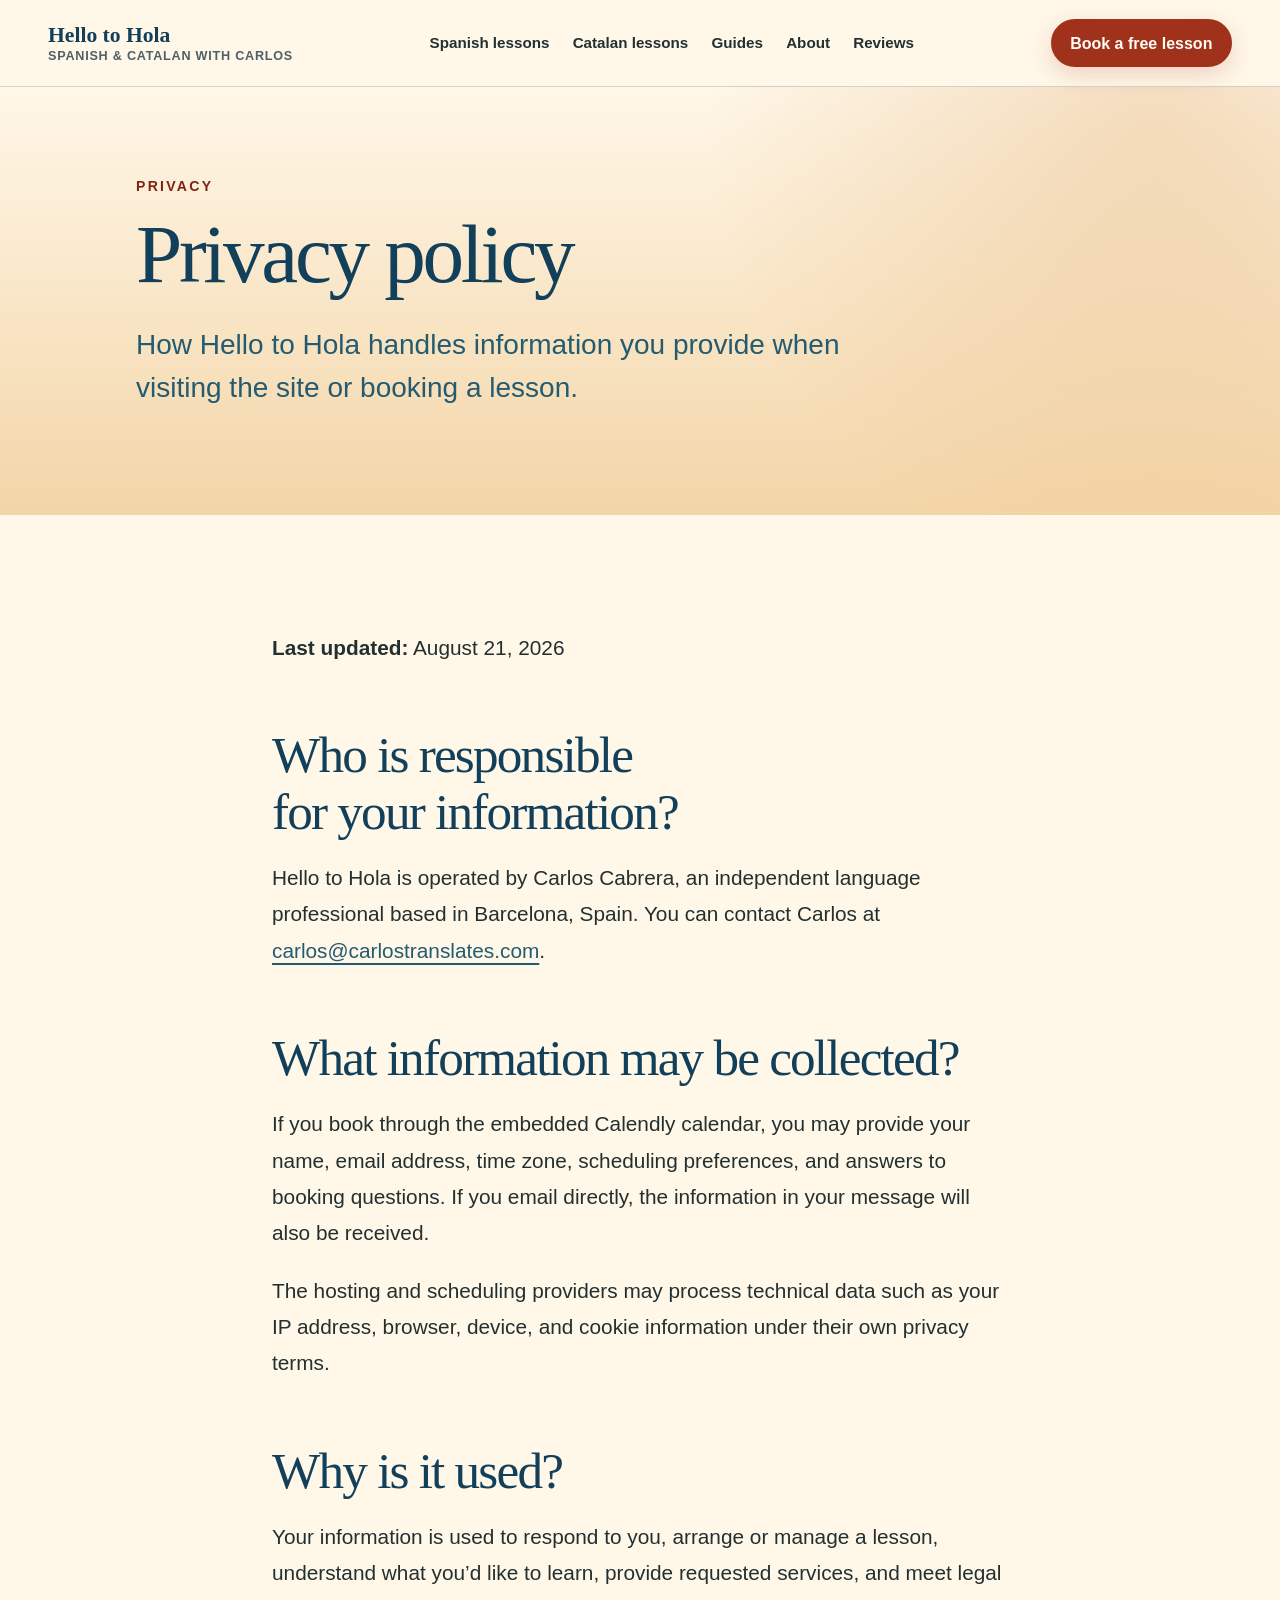
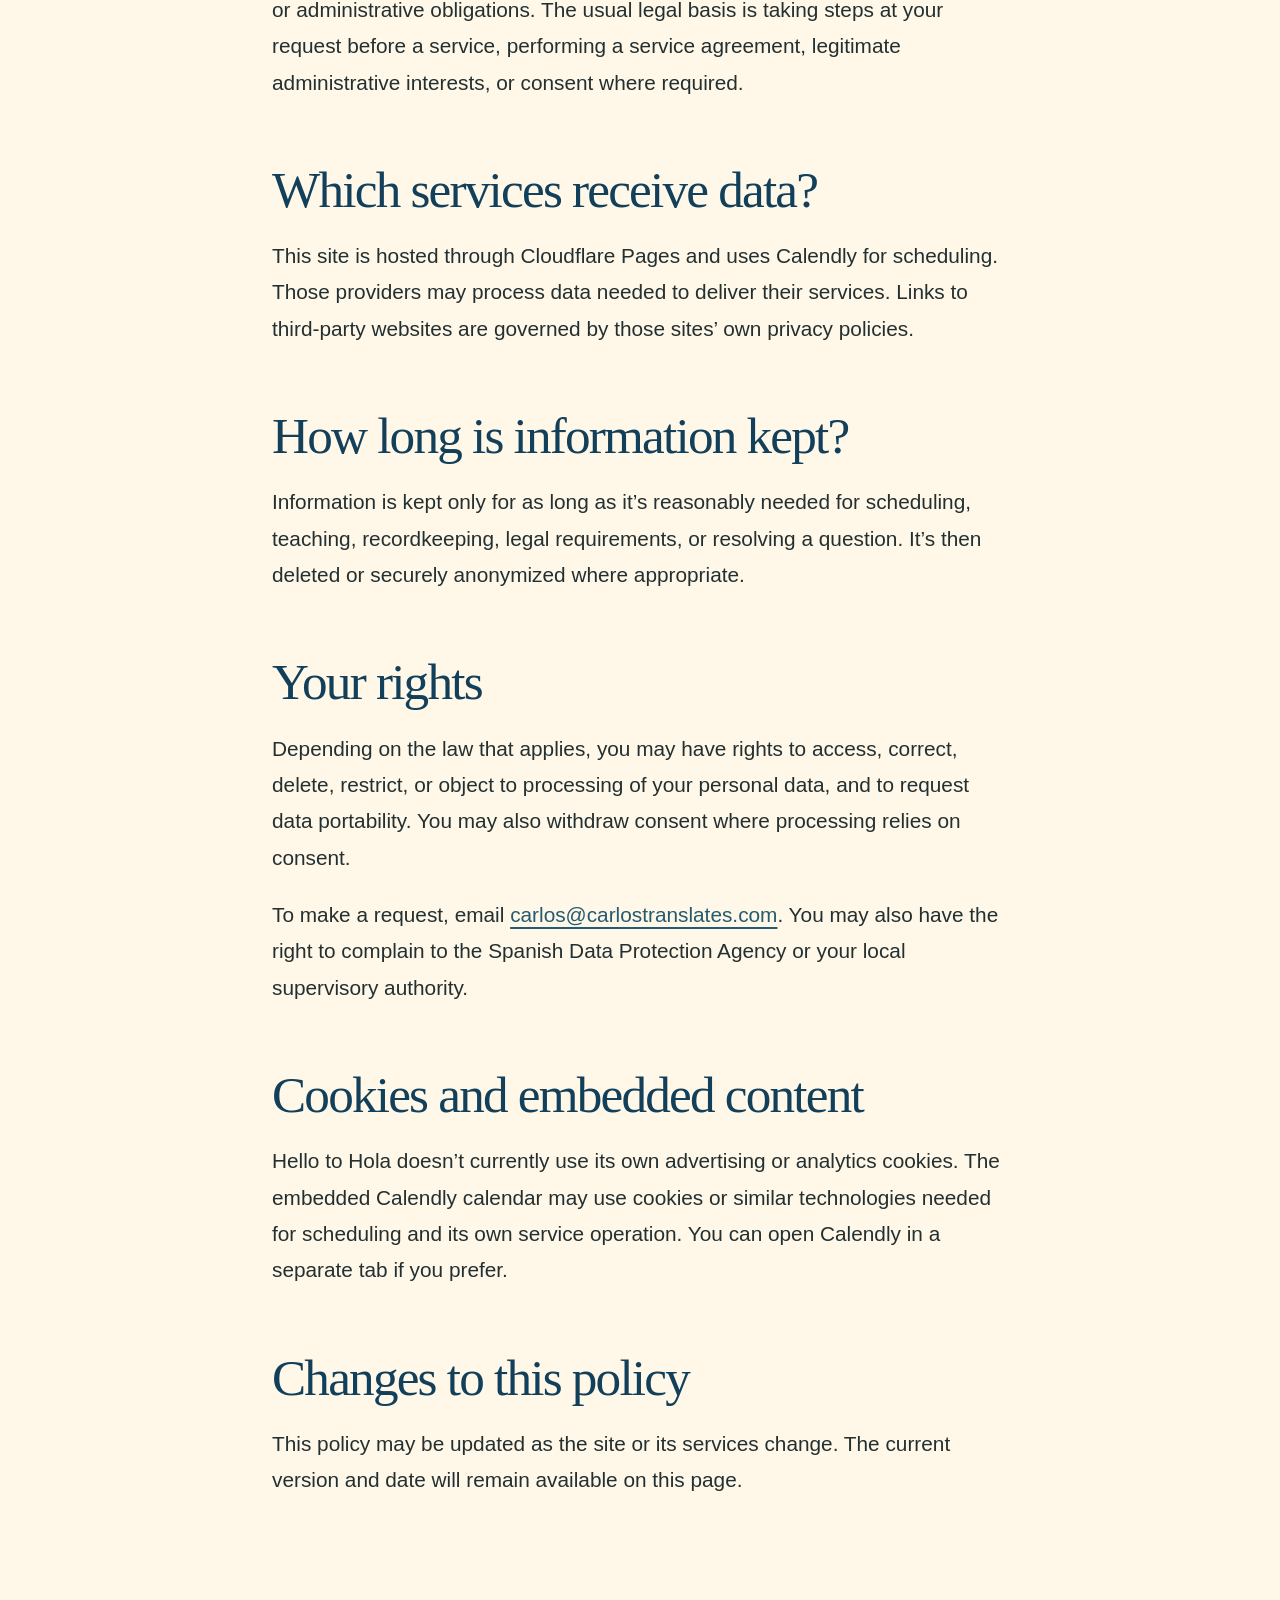
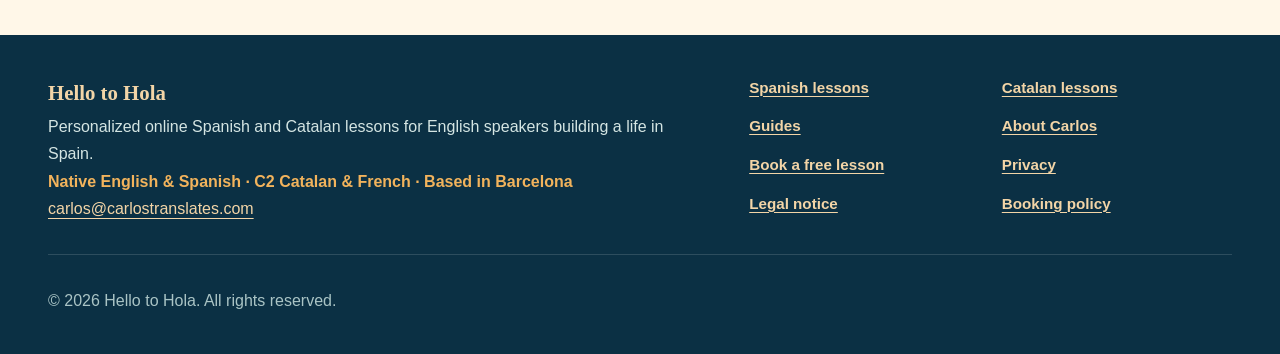
<file: privacy/index.html>
<!doctype html>
<html lang="en-US">
  <head>
    <meta charset="utf-8">
    <meta name="viewport" content="width=device-width, initial-scale=1">
    <title>Privacy Policy | Hello to Hola</title>
    <meta name="description" content="Read the Hello to Hola privacy policy for website visits, Calendly bookings, and online Spanish or Catalan lesson inquiries.">
    <meta name="robots" content="index, follow, max-image-preview:large">
    <meta name="theme-color" content="#123f5a">
    <link rel="canonical" href="https://hellotohola.com/privacy/">
    <meta property="og:type" content="website">
    <meta property="og:locale" content="en_US">
    <meta property="og:site_name" content="Hello to Hola">
    <meta property="og:url" content="https://hellotohola.com/privacy/">
    <meta property="og:title" content="Privacy Policy | Hello to Hola">
    <meta property="og:description" content="Read the Hello to Hola privacy policy for website visits, Calendly bookings, and online Spanish or Catalan lesson inquiries.">
    <meta property="og:image" content="https://hellotohola.com/assets/images/hello-to-hola-social.jpg">
    <meta property="og:image:width" content="1200">
    <meta property="og:image:height" content="630">
    <meta property="og:image:alt" content="Hello to Hola retro travel artwork inspired by Spain">
    <meta name="twitter:card" content="summary_large_image">
    <meta name="twitter:title" content="Privacy Policy | Hello to Hola">
    <meta name="twitter:description" content="Read the Hello to Hola privacy policy for website visits, Calendly bookings, and online Spanish or Catalan lesson inquiries.">
    <meta name="twitter:image" content="https://hellotohola.com/assets/images/hello-to-hola-social.jpg">
    
    <link rel="icon" href="/favicon.svg" type="image/svg+xml">
    <link rel="stylesheet" href="/styles.css">
    
  </head>
  <body class="">
    
    <a class="skip-link" href="#main-content">Skip to main content</a>
    <header class="site-header">
      <div class="container header-inner">
        <a class="brand" href="/" aria-label="Hello to Hola, home">
          <span>
            <span class="brand-name">Hello to Hola</span>
            <span class="brand-tagline">Spanish &amp; Catalan with Carlos</span>
          </span>
        </a>
        <nav class="main-nav" aria-label="Main navigation"><a href="/spanish-lessons/">Spanish lessons</a><a href="/catalan-lessons/">Catalan lessons</a><a href="/guides/">Guides</a><a href="/about/">About</a><a href="/#reviews">Reviews</a></nav>
        <a class="button button-small header-cta" href="/book/">Book a free lesson</a>
        <button class="nav-toggle" type="button" aria-expanded="false" aria-controls="mobile-menu">
          <span class="sr-only">Open menu</span>
          <span aria-hidden="true"></span><span aria-hidden="true"></span><span aria-hidden="true"></span>
        </button>
      </div>
      <nav class="mobile-menu" id="mobile-menu" aria-label="Mobile navigation" hidden>
        <div class="container mobile-menu-inner">
          <a href="/spanish-lessons/">Spanish lessons</a><a href="/catalan-lessons/">Catalan lessons</a><a href="/guides/">Guides</a><a href="/about/">About</a><a href="/#reviews">Reviews</a>
          <a class="button" href="/book/">Book your free 30-minute lesson</a>
        </div>
      </nav>
    </header>
    <main id="main-content">
      <section class="page-hero policy-hero"><div class="container narrow"><p class="eyebrow">Privacy</p><h1>Privacy policy</h1><p class="hero-lead">How Hello to Hola handles information you provide when visiting the site or booking a lesson.</p></div></section>
      <section class="section"><div class="container article-prose policy-prose"><p><strong>Last updated:</strong> August 21, 2026</p><h2>Who is responsible for your information?</h2><p>Hello to Hola is operated by Carlos Cabrera, an independent language professional based in Barcelona, Spain. You can contact Carlos at <a href="mailto:carlos@carlostranslates.com">carlos@carlostranslates.com</a>.</p><h2>What information may be collected?</h2><p>If you book through the embedded Calendly calendar, you may provide your name, email address, time zone, scheduling preferences, and answers to booking questions. If you email directly, the information in your message will also be received.</p><p>The hosting and scheduling providers may process technical data such as your IP address, browser, device, and cookie information under their own privacy terms.</p><h2>Why is it used?</h2><p>Your information is used to respond to you, arrange or manage a lesson, understand what you’d like to learn, provide requested services, and meet legal or administrative obligations. The usual legal basis is taking steps at your request before a service, performing a service agreement, legitimate administrative interests, or consent where required.</p><h2>Which services receive data?</h2><p>This site is hosted through Cloudflare Pages and uses Calendly for scheduling. Those providers may process data needed to deliver their services. Links to third-party websites are governed by those sites’ own privacy policies.</p><h2>How long is information kept?</h2><p>Information is kept only for as long as it’s reasonably needed for scheduling, teaching, recordkeeping, legal requirements, or resolving a question. It’s then deleted or securely anonymized where appropriate.</p><h2>Your rights</h2><p>Depending on the law that applies, you may have rights to access, correct, delete, restrict, or object to processing of your personal data, and to request data portability. You may also withdraw consent where processing relies on consent.</p><p>To make a request, email <a href="mailto:carlos@carlostranslates.com">carlos@carlostranslates.com</a>. You may also have the right to complain to the Spanish Data Protection Agency or your local supervisory authority.</p><h2>Cookies and embedded content</h2><p>Hello to Hola doesn’t currently use its own advertising or analytics cookies. The embedded Calendly calendar may use cookies or similar technologies needed for scheduling and its own service operation. You can open Calendly in a separate tab if you prefer.</p><h2>Changes to this policy</h2><p>This policy may be updated as the site or its services change. The current version and date will remain available on this page.</p></div></section>
</main>
    
    <footer class="site-footer">
      <div class="container footer-grid">
        <div class="footer-about">
          <p class="footer-name">Hello to Hola</p>
          <p>Personalized online Spanish and Catalan lessons for English speakers building a life in Spain.</p>
          <p class="footer-credentials">Native English &amp; Spanish · C2 Catalan &amp; French · Based in Barcelona</p>
          <p><a href="mailto:carlos@carlostranslates.com">carlos@carlostranslates.com</a></p>
        </div>
        <nav class="footer-links" aria-label="Footer navigation">
          <a href="/spanish-lessons/">Spanish lessons</a>
          <a href="/catalan-lessons/">Catalan lessons</a>
          <a href="/guides/">Guides</a>
          <a href="/about/">About Carlos</a>
          <a href="/book/">Book a free lesson</a>
          <a href="/privacy/">Privacy</a>
          <a href="/legal/">Legal notice</a>
          <a href="/booking-policy/">Booking policy</a>
        </nav>
      </div>
      <div class="container footer-bottom">
        <p>© 2026 Hello to Hola. All rights reserved.</p>
      </div>
    </footer>
    <script src="/script.js" defer></script>
  </body>
</html>
</file>
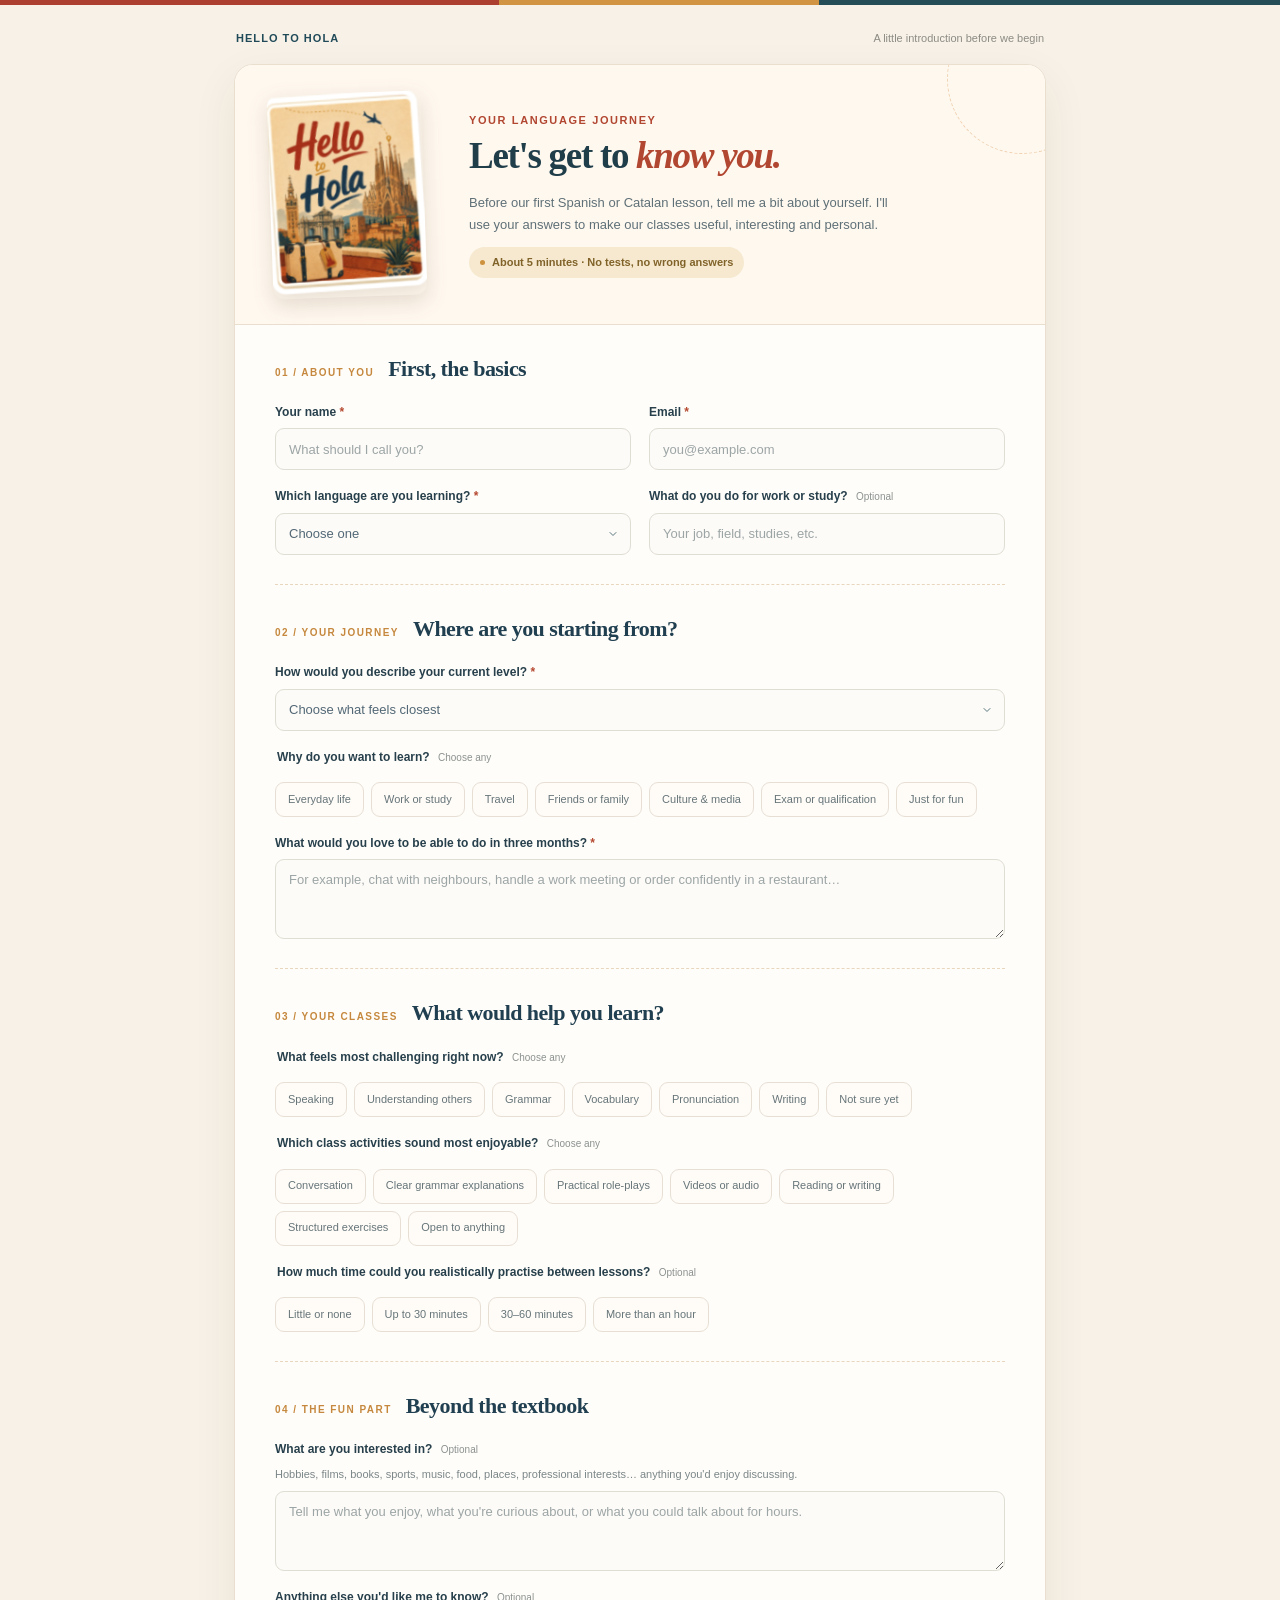
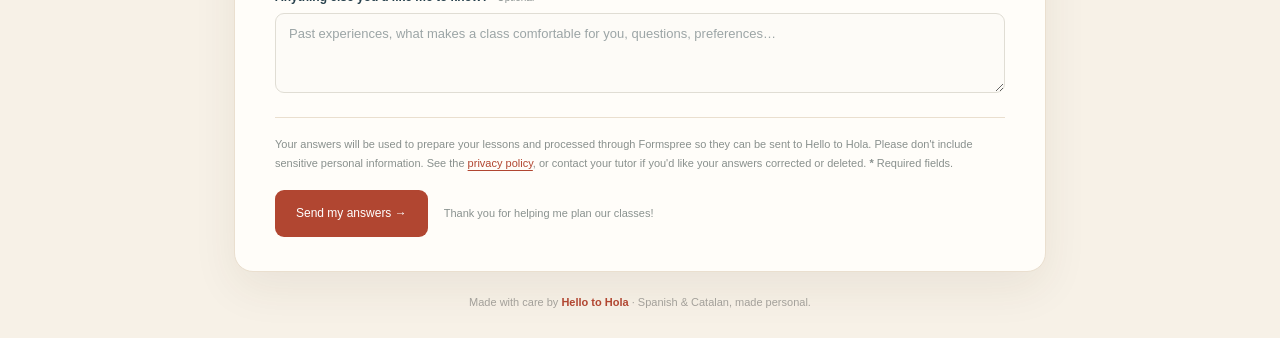
<file: questionnaire/index.html>
<!DOCTYPE html>
<html lang="en">
<head>
  <meta charset="UTF-8">
  <meta name="viewport" content="width=device-width, initial-scale=1">
  <meta name="color-scheme" content="light">
  <meta name="description" content="A short questionnaire to help Carlos prepare your personalized Spanish or Catalan lessons at Hello to Hola.">
  <title>Let's get to know you · Hello to Hola</title>
  <style>
    :root {
      --navy:#203d4a; --muted:#607077; --brick:#b14631; --gold:#ce9147;
      --page:#f7f1e7; --paper:#fffdf9; --cream:#fff8ef; --line:#eadfcf;
      --input:#fdfbf7; --focus:#c67d35; --shadow:0 16px 45px rgba(71,53,31,.075);
    }
    *,*::before,*::after {box-sizing:border-box}
    html {scroll-behavior:smooth}
    body {margin:0; color:var(--navy); background:var(--page); font:14px/1.53 -apple-system,BlinkMacSystemFont,"Segoe UI",Arial,sans-serif}
    body::before{content:"";display:block;height:5px;background:linear-gradient(90deg,#ad3f30 0 39%,#d19443 39% 64%,#244d58 64%)}
    a {color:var(--brick); text-underline-offset:3px}
    .site-top{max-width:812px;margin:0 auto;padding:25px 2px 17px;display:flex;align-items:center;justify-content:space-between;gap:16px}
    .brand{font-size:11px;font-weight:850;letter-spacing:.095em;text-decoration:none;color:#214a59}
    .top-note{color:#8c8b84;font-size:11px}
    .shell{width:min(812px,calc(100% - 28px));margin:0 auto 22px;overflow:hidden;background:var(--paper);border:1px solid var(--line);border-radius:19px;box-shadow:var(--shadow)}
    .hero{position:relative;display:grid;grid-template-columns:169px 1fr;column-gap:30px;align-items:center;min-height:231px;padding:28px 35px 27px;background:var(--cream);border-bottom:1px solid var(--line)}
    .hero::before {content:"";position:absolute;top:-61px;right:-52px;width:150px;height:150px;border:1px dashed rgba(212,144,70,.36);border-radius:50%;pointer-events:none}
    .hero-logo{width:154px;height:auto;display:block;filter:drop-shadow(0 7px 10px rgba(97,63,29,.16));transform:rotate(-2deg);background:#fff;border-radius:12px}
    .eyebrow{font-weight:850;letter-spacing:.145em;font-size:11px;color:var(--brick);text-transform:uppercase}
    h1{font:700 37px/1.15 Georgia,"Times New Roman",serif;letter-spacing:-.035em;margin:7px 0 14px;color:var(--navy)}
    h1 em{color:var(--brick);font-style:italic}
    .intro{font-size:13px;line-height:1.66;color:#5f7077;margin:0 0 12px;max-width:440px}
    .note-pill{display:inline-flex;align-items:center;gap:7px;padding:7px 11px;color:#81632a;background:#f6e9cf;border-radius:99px;font-size:11px;font-weight:700}
    .note-pill::before{content:"";height:5px;width:5px;border-radius:50%;background:#ce913e}
    form{padding:0 40px 34px}
    section{padding:31px 0 29px;border-bottom:1px dashed #e8d7be}
    section:last-of-type{padding-bottom:24px;border-bottom:0}
    .section-head{display:flex;align-items:baseline;gap:14px;margin-bottom:22px}
    .section-head .eyebrow{white-space:nowrap;color:#c5883e;font-size:10px}
    h2{font:700 22px/1.2 Georgia,"Times New Roman",serif;letter-spacing:-.025em;margin:0;color:#203f50}
    .two-col{display:grid;grid-template-columns:1fr 1fr;gap:18px}
    .field{margin-bottom:18px}
    .two-col .field{margin-bottom:0}
    .field-label{display:block;margin:0 0 7px;font-size:12px;font-weight:800;color:#27404c;line-height:1.45}
    .required{color:#b44830}
    .optional{font-weight:400;font-size:10px;color:#8b9290;margin-left:5px}
    .hint{font-size:11px;font-weight:400;color:#7b8688;margin-top:3px;margin-bottom:8px}
    input[type="text"],input[type="email"],select,textarea {
      display:block;width:100%;border:1px solid #e0ddd4;border-radius:9px;
      background:var(--input);padding:12px 13px;color:#23404e;
      font:13px/1.4 inherit; font-family:inherit;font-size:13px;
      min-height:42px;box-shadow:none;outline:none;
    }
    input::placeholder,textarea::placeholder{color:#9ca5a6;opacity:1}
    textarea{min-height:80px;resize:vertical}
    input:focus-visible,select:focus-visible,textarea:focus-visible,button:focus-visible,.choice:focus-within{outline:2px solid var(--focus);outline-offset:2px}
    select{appearance:none;padding-right:32px;cursor:pointer;background-image:url('data:image/svg+xml,%3Csvg xmlns="http://www.w3.org/2000/svg" width="12" height="12" viewBox="0 0 24 24" fill="none" stroke="%2357767e" stroke-width="2" stroke-linecap="round" stroke-linejoin="round"%3E%3Cpath d="m6 9 6 6 6-6"/%3E%3C/svg%3E');background-repeat:no-repeat;background-position:right 11px center}
    select:invalid{color:#526876}
    .choices{display:flex;flex-wrap:wrap;gap:7px;margin-top:9px}
    .choice{display:inline-flex;position:relative;cursor:pointer;border-radius:9px}
    .choice input{position:absolute;opacity:0;width:1px;height:1px;left:50%;top:50%}
    .choice span{display:inline-flex;align-items:center;justify-content:center;min-height:35px;padding:8px 12px;border:1px solid #e7dfd4;border-radius:9px;background:#fffcf8;color:#667478;font-size:11px;line-height:1.2;text-align:center;transition:background .15s,border-color .15s,color .15s}
    .choice:hover span{border-color:#c8a78f}
    .choice input:checked+span{background:#f4e4d6;color:#9e3e2f;border-color:#b85e46;font-weight:750}
    .choice input:focus-visible+span{outline:2px solid var(--focus);outline-offset:2px}
    .subtle-divider{border:0;border-top:1px solid var(--line);margin:0}
    .privacy{color:#89908d;font-size:11px;line-height:1.7;padding-top:17px;margin:0 0 18px}
    .actions{display:flex;align-items:center;gap:16px;flex-wrap:wrap}
    button[type="submit"]{border:0;color:#fff;background:var(--brick);font-weight:780;border-radius:9px;padding:14px 21px;font:inherit;font-size:12px;cursor:pointer;min-height:44px}
    button[type="submit"]:hover{background:#913a2a}
    button[disabled]{opacity:.65;cursor:wait}
    .thanks-inline{font-size:11px;color:#8a928f}
    .feedback{margin:15px 0 0;font-size:13px;border-radius:9px;padding:12px 14px;display:none}
    .feedback.show{display:block}
    .feedback.error{background:#fff0ec;color:#953e32;border:1px solid #e3ac9f}
    .feedback.success{background:#eef8f1;color:#24643e;border:1px solid #b3d5bc}
    .bottom{font-size:11px;text-align:center;color:#a3a09a;margin:0 auto 27px;padding:0 15px}
    .bottom b{color:var(--brick)}
    .screen-reader-only{position:absolute;width:1px;height:1px;padding:0;margin:-1px;overflow:hidden;clip:rect(0,0,0,0);white-space:nowrap;border:0}
    .trap{position:absolute;left:-10000px;opacity:0;height:1px;overflow:hidden}
    @media(max-width:650px){
      .site-top{width:calc(100% - 28px);padding:19px 1px 17px}
      .top-note{font-size:10px}
      .hero{grid-template-columns:82px minmax(0,1fr);gap:13px;padding:21px 16px;min-height:0}
      .hero-logo{width:78px;border-radius:8px}
      .eyebrow{font-size:10px}
      h1{font-size:26px;line-height:1.09;margin:5px 0 11px}
      .intro{font-size:12px;line-height:1.42;margin-bottom:9px}
      .note-pill{font-size:9px;border-radius:12px;padding:7px 8px;line-height:1.25}
      .shell{width:calc(100% - 20px);border-radius:15px}
      form{padding:0 17px 25px}
      section{padding:27px 0}
      .section-head{align-items:flex-start;flex-direction:column;gap:5px;margin-bottom:22px}
      h2{font-size:20px}
      .two-col{grid-template-columns:1fr;gap:16px}
      .field{margin-bottom:19px}
      .choice span{padding:8px 9px;font-size:11px;min-height:33px}
      .choices{gap:6px}
    }
    @media(max-width:355px){.hero{grid-template-columns:67px minmax(0,1fr);gap:12px}.hero-logo{width:65px}h1{font-size:22px}.intro{font-size:11px}.hero{padding:18px 12px}form{padding-left:13px;padding-right:13px}.note-pill{font-size:9px}}
    @media(prefers-reduced-motion:reduce){html{scroll-behavior:auto}.choice span{transition:none}}
  </style>
</head>
<body>
  <header class="site-top">
    <a class="brand" href="https://hellotohola.com/">HELLO TO HOLA</a>
    <span class="top-note">A little introduction before we begin</span>
  </header>
  <main class="shell">
    <div class="hero">
      <img class="hero-logo" src="[data-uri]" alt="Hello to Hola illustrated Barcelona logo" width="173" height="229">
      <div>
        <div class="eyebrow">Your language journey</div>
        <h1>Let's get to <em>know you.</em></h1>
        <p class="intro">Before our first Spanish or Catalan lesson, tell me a bit about yourself. I'll use your answers to make our classes useful, interesting and personal.</p>
        <div class="note-pill">About 5 minutes · No tests, no wrong answers</div>
      </div>
    </div>

    <form id="student-form" action="https://formspree.io/f/xljgazjl" method="POST">
      <input type="hidden" name="_subject" value="New Hello to Hola student questionnaire">
      <input type="text" class="trap" name="_gotcha" tabindex="-1" autocomplete="off" aria-hidden="true">

      <section aria-labelledby="basics-title">
        <div class="section-head"><div class="eyebrow">01 / About you</div><h2 id="basics-title">First, the basics</h2></div>
        <div class="two-col">
          <div class="field"><label class="field-label" for="student-name">Your name <span class="required">*</span></label><input id="student-name" name="Student name" type="text" autocomplete="name" placeholder="What should I call you?" maxlength="150" required></div>
          <div class="field"><label class="field-label" for="student-email">Email <span class="required">*</span></label><input id="student-email" name="email" type="email" autocomplete="email" placeholder="you@example.com" required></div>
          <div class="field"><label class="field-label" for="language">Which language are you learning? <span class="required">*</span></label><select id="language" name="Language" required><option value="" disabled selected>Choose one</option><option>Spanish</option><option>Catalan</option><option>Both Spanish and Catalan</option><option>Not sure yet</option></select></div>
          <div class="field"><label class="field-label" for="work">What do you do for work or study? <span class="optional">Optional</span></label><input id="work" name="Work or study" type="text" placeholder="Your job, field, studies, etc." maxlength="250"></div>
        </div>
      </section>

      <section aria-labelledby="journey-title">
        <div class="section-head"><div class="eyebrow">02 / Your journey</div><h2 id="journey-title">Where are you starting from?</h2></div>
        <div class="field"><label class="field-label" for="level">How would you describe your current level? <span class="required">*</span></label><select id="level" name="Current level" required><option value="" disabled selected>Choose what feels closest</option><option>Complete beginner — I'm starting from zero</option><option>Beginner — I know a few words and phrases</option><option>Elementary — I can manage simple situations</option><option>Intermediate — I can hold some conversations</option><option>Advanced — I can express most ideas</option><option>Not sure — I'd like help assessing my level</option></select></div>
        <fieldset class="field" style="border:0;margin:0 0 18px;padding:0"><legend class="field-label">Why do you want to learn? <span class="optional">Choose any</span></legend><div class="choices">
          <label class="choice"><input type="checkbox" name="Reasons for learning" value="Everyday life"><span>Everyday life</span></label>
          <label class="choice"><input type="checkbox" name="Reasons for learning" value="Work or study"><span>Work or study</span></label>
          <label class="choice"><input type="checkbox" name="Reasons for learning" value="Travel"><span>Travel</span></label>
          <label class="choice"><input type="checkbox" name="Reasons for learning" value="Friends or family"><span>Friends or family</span></label>
          <label class="choice"><input type="checkbox" name="Reasons for learning" value="Culture and media"><span>Culture &amp; media</span></label>
          <label class="choice"><input type="checkbox" name="Reasons for learning" value="Exam or qualification"><span>Exam or qualification</span></label>
          <label class="choice"><input type="checkbox" name="Reasons for learning" value="Just for fun"><span>Just for fun</span></label>
        </div></fieldset>
        <div class="field" style="margin-bottom:0"><label class="field-label" for="goal">What would you love to be able to do in three months? <span class="required">*</span></label><textarea id="goal" name="Three-month goal" placeholder="For example, chat with neighbours, handle a work meeting or order confidently in a restaurant…" maxlength="1500" required></textarea></div>
      </section>

      <section aria-labelledby="learning-title">
        <div class="section-head"><div class="eyebrow">03 / Your classes</div><h2 id="learning-title">What would help you learn?</h2></div>
        <fieldset class="field" style="border:0;margin:0 0 18px;padding:0"><legend class="field-label">What feels most challenging right now? <span class="optional">Choose any</span></legend><div class="choices">
          <label class="choice"><input type="checkbox" name="Challenges" value="Speaking"><span>Speaking</span></label>
          <label class="choice"><input type="checkbox" name="Challenges" value="Understanding others"><span>Understanding others</span></label>
          <label class="choice"><input type="checkbox" name="Challenges" value="Grammar"><span>Grammar</span></label>
          <label class="choice"><input type="checkbox" name="Challenges" value="Vocabulary"><span>Vocabulary</span></label>
          <label class="choice"><input type="checkbox" name="Challenges" value="Pronunciation"><span>Pronunciation</span></label>
          <label class="choice"><input type="checkbox" name="Challenges" value="Writing"><span>Writing</span></label>
          <label class="choice"><input type="checkbox" name="Challenges" value="Not sure yet"><span>Not sure yet</span></label>
        </div></fieldset>
        <fieldset class="field" style="border:0;margin:0 0 18px;padding:0"><legend class="field-label">Which class activities sound most enjoyable? <span class="optional">Choose any</span></legend><div class="choices">
          <label class="choice"><input type="checkbox" name="Preferred class activities" value="Conversation"><span>Conversation</span></label>
          <label class="choice"><input type="checkbox" name="Preferred class activities" value="Clear grammar explanations"><span>Clear grammar explanations</span></label>
          <label class="choice"><input type="checkbox" name="Preferred class activities" value="Practical role-plays"><span>Practical role-plays</span></label>
          <label class="choice"><input type="checkbox" name="Preferred class activities" value="Videos or audio"><span>Videos or audio</span></label>
          <label class="choice"><input type="checkbox" name="Preferred class activities" value="Reading or writing"><span>Reading or writing</span></label>
          <label class="choice"><input type="checkbox" name="Preferred class activities" value="Structured exercises"><span>Structured exercises</span></label>
          <label class="choice"><input type="checkbox" name="Preferred class activities" value="Open to anything"><span>Open to anything</span></label>
        </div></fieldset>
        <fieldset class="field" style="border:0;margin:0;padding:0"><legend class="field-label">How much time could you realistically practise between lessons? <span class="optional">Optional</span></legend><div class="choices">
          <label class="choice"><input type="radio" name="Practice time between lessons" value="Little or none"><span>Little or none</span></label>
          <label class="choice"><input type="radio" name="Practice time between lessons" value="Up to 30 minutes"><span>Up to 30 minutes</span></label>
          <label class="choice"><input type="radio" name="Practice time between lessons" value="30–60 minutes"><span>30–60 minutes</span></label>
          <label class="choice"><input type="radio" name="Practice time between lessons" value="More than an hour"><span>More than an hour</span></label>
        </div></fieldset>
      </section>

      <section aria-labelledby="fun-title">
        <div class="section-head"><div class="eyebrow">04 / The fun part</div><h2 id="fun-title">Beyond the textbook</h2></div>
        <div class="field"><label class="field-label" for="interests">What are you interested in? <span class="optional">Optional</span></label><div class="hint">Hobbies, films, books, sports, music, food, places, professional interests… anything you'd enjoy discussing.</div><textarea id="interests" name="Interests" placeholder="Tell me what you enjoy, what you're curious about, or what you could talk about for hours." maxlength="1500"></textarea></div>
        <div class="field" style="margin-bottom:0"><label class="field-label" for="other">Anything else you'd like me to know? <span class="optional">Optional</span></label><textarea id="other" name="Other information" placeholder="Past experiences, what makes a class comfortable for you, questions, preferences…" maxlength="2000"></textarea></div>
      </section>

      <hr class="subtle-divider">
      <p class="privacy">Your answers will be used to prepare your lessons and processed through Formspree so they can be sent to Hello to Hola. Please don't include sensitive personal information. See the <a href="https://hellotohola.com/privacy/" target="_blank" rel="noopener noreferrer">privacy policy</a>, or contact your tutor if you'd like your answers corrected or deleted. <strong>*</strong> Required fields.</p>
      <div class="actions"><button id="submit-button" type="submit">Send my answers →</button><span class="thanks-inline">Thank you for helping me plan our classes!</span></div>
      <div id="form-feedback" class="feedback" role="status" aria-live="polite"></div>
    </form>
  </main>
  <footer class="bottom">Made with care by <b>Hello to Hola</b> · Spanish &amp; Catalan, made personal.</footer>
  <script>
    (function () {
      const form = document.getElementById('student-form');
      const button = document.getElementById('submit-button');
      const feedback = document.getElementById('form-feedback');
      const configured = form.action === 'https://formspree.io/f/xljgazjl';
      form.addEventListener('submit', async function (event) {
        event.preventDefault();
        feedback.className = 'feedback';
        feedback.textContent = '';
        if (!configured) {
          feedback.className = 'feedback error show';
          feedback.textContent = 'This questionnaire is not connected yet. The tutor needs to add the Formspree form ID before accepting answers.';
          return;
        }
        if (!form.reportValidity()) return;
        button.disabled = true;
        button.textContent = 'Sending…';
        try {
          const data = new FormData(form);
          // Formspree receives one neat comma-separated field for each group of selected chips.
          for (const field of ['Reasons for learning','Challenges','Preferred class activities']) {
            const chosen = data.getAll(field);
            data.delete(field);
            if (chosen.length) data.set(field, chosen.join(', '));
          }
          const response = await fetch(form.action, {
            method: 'POST', body: data, headers: {Accept: 'application/json'}
          });
          if (!response.ok) {
            let detail = '';
            try {const parsed=await response.json();detail = parsed?.errors?.map(e=>e.message).join(' ') || '';}catch(e){}
            throw new Error(detail || 'We couldn’t send the form. Please try again.');
          }
          form.reset();
          feedback.className = 'feedback success show';
          feedback.textContent = 'Thank you! Your answers have been sent successfully. I look forward to our lessons.';
          button.style.display = 'none';
          feedback.scrollIntoView({behavior:'smooth',block:'nearest'});
        } catch (error) {
          feedback.className = 'feedback error show';
          feedback.textContent = error.message || 'We couldn’t send the form. Please try again.';
          button.disabled = false;
          button.textContent = 'Send my answers →';
        }
      });
    }());
  </script>
</body>
</html>
</file>
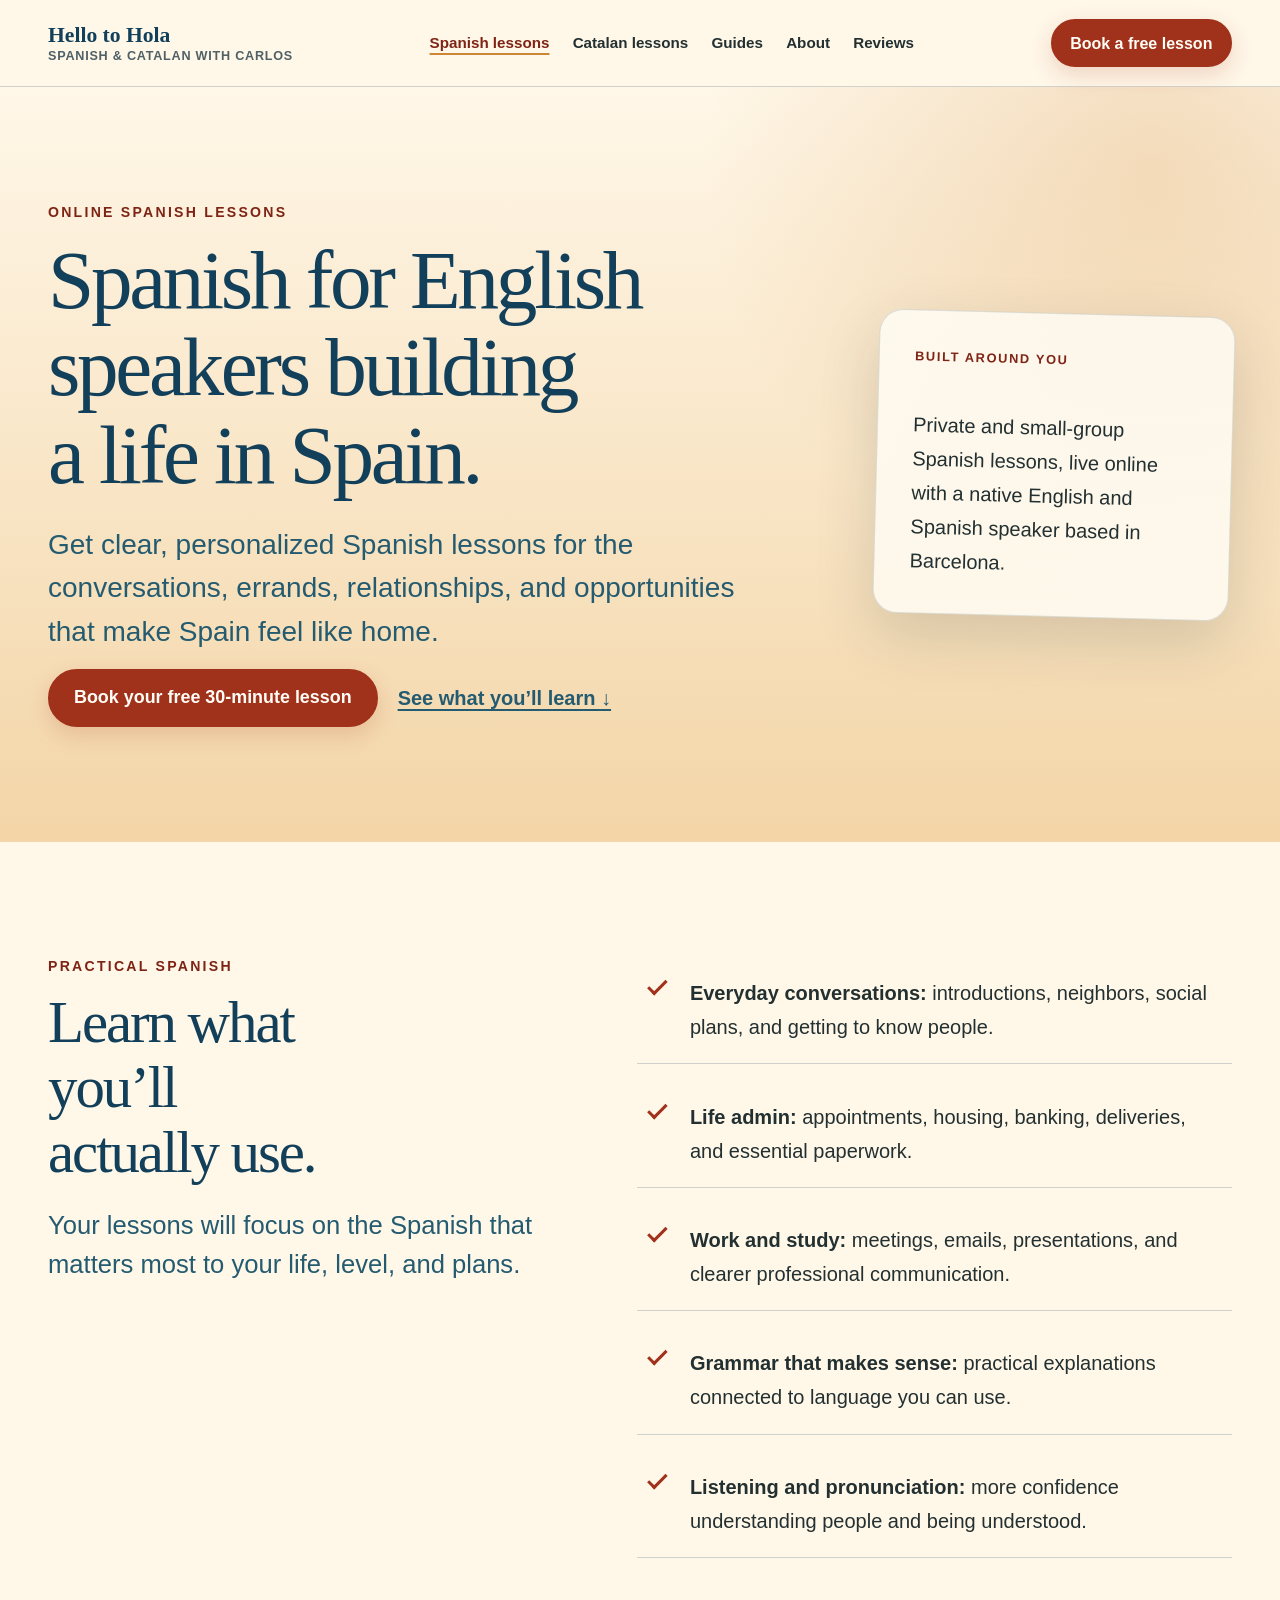
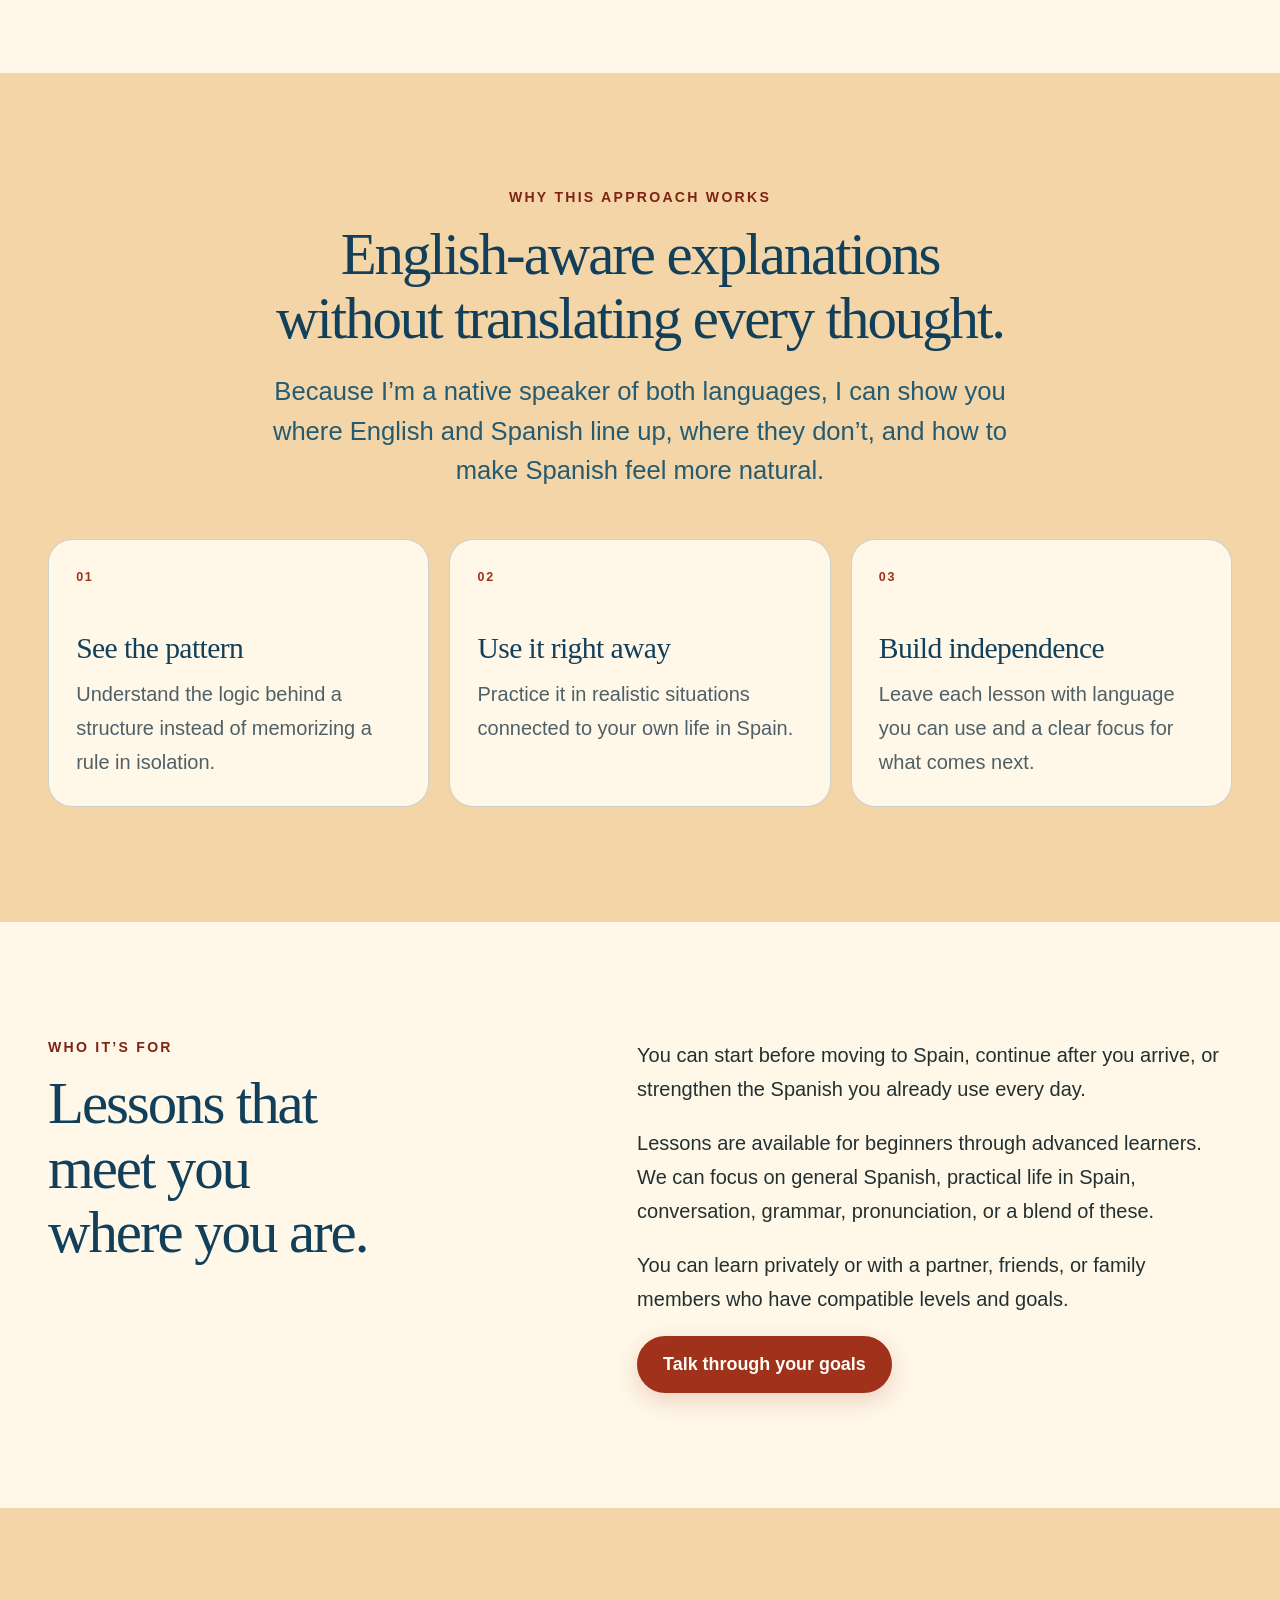
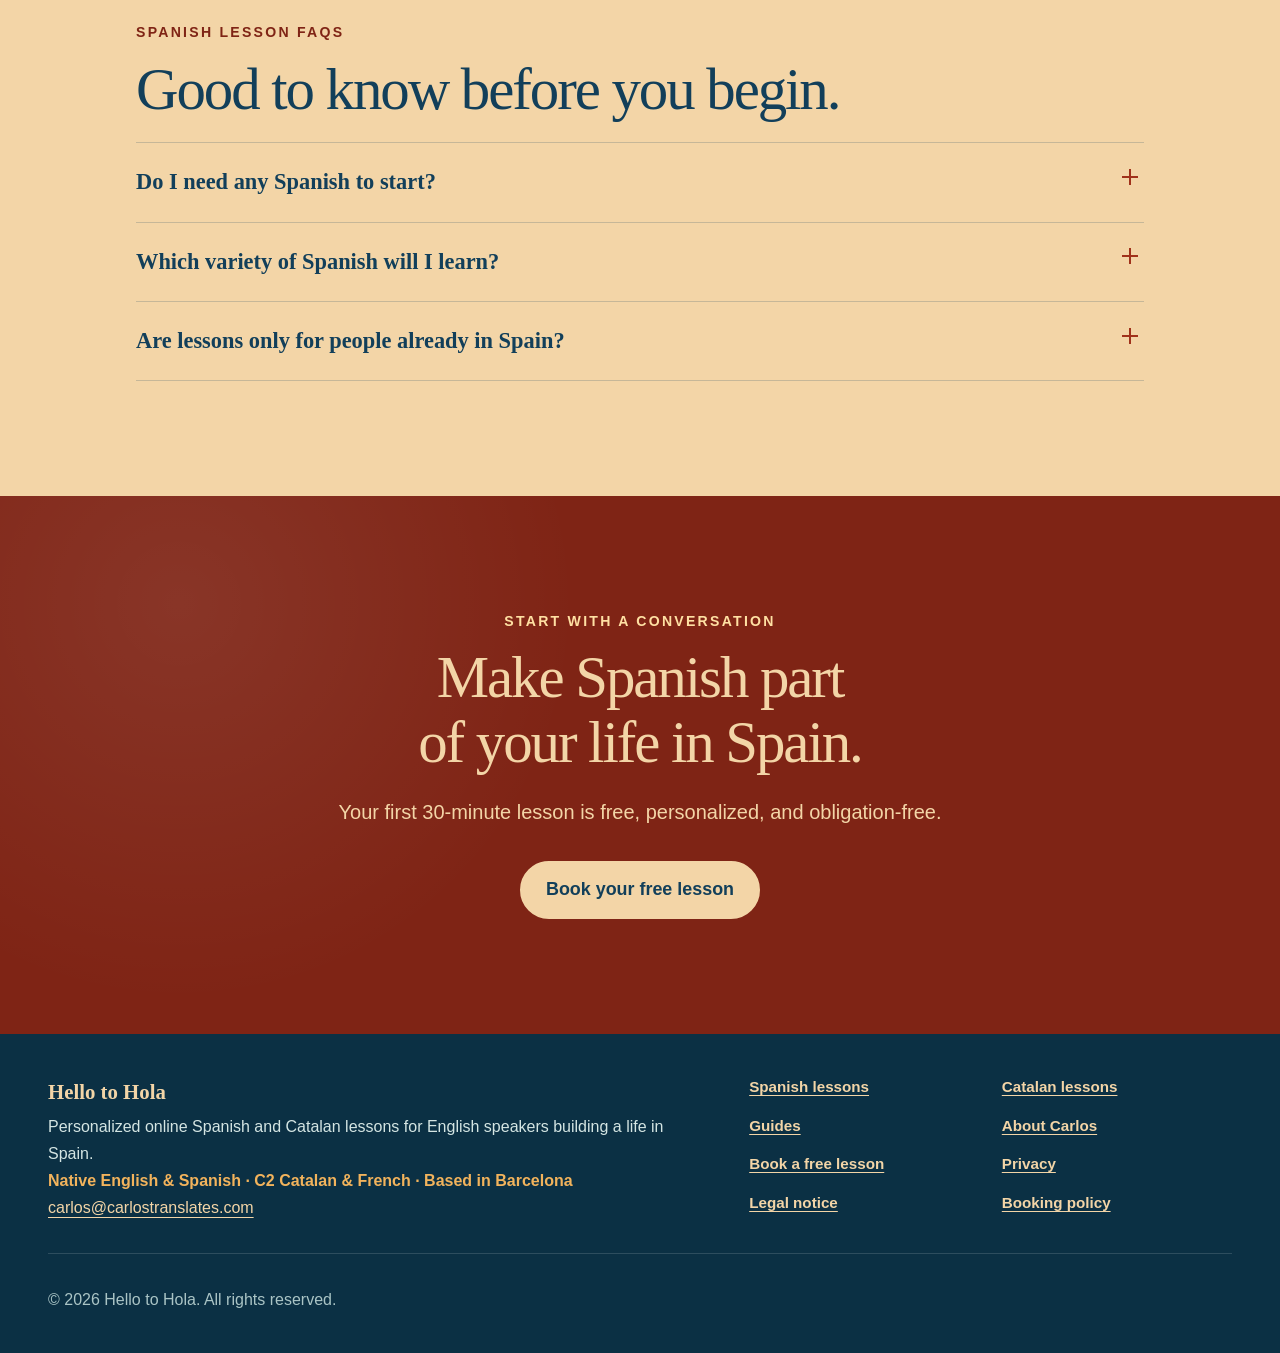
<file: spanish-lessons/index.html>
<!doctype html>
<html lang="en-US">
  <head>
    <meta charset="utf-8">
    <meta name="viewport" content="width=device-width, initial-scale=1">
    <title>Online Spanish Lessons for English Speakers | Hello to Hola</title>
    <meta name="description" content="Personalized online Spanish lessons for English speakers moving to or living in Spain. Private or small-group lessons. Book a free 30-minute lesson.">
    <meta name="robots" content="index, follow, max-image-preview:large">
    <meta name="theme-color" content="#123f5a">
    <link rel="canonical" href="https://hellotohola.com/spanish-lessons/">
    <meta property="og:type" content="website">
    <meta property="og:locale" content="en_US">
    <meta property="og:site_name" content="Hello to Hola">
    <meta property="og:url" content="https://hellotohola.com/spanish-lessons/">
    <meta property="og:title" content="Online Spanish Lessons for English Speakers | Hello to Hola">
    <meta property="og:description" content="Personalized online Spanish lessons for English speakers moving to or living in Spain. Private or small-group lessons. Book a free 30-minute lesson.">
    <meta property="og:image" content="https://hellotohola.com/assets/images/hello-to-hola-social.jpg">
    <meta property="og:image:width" content="1200">
    <meta property="og:image:height" content="630">
    <meta property="og:image:alt" content="Hello to Hola retro travel artwork inspired by Spain">
    <meta name="twitter:card" content="summary_large_image">
    <meta name="twitter:title" content="Online Spanish Lessons for English Speakers | Hello to Hola">
    <meta name="twitter:description" content="Personalized online Spanish lessons for English speakers moving to or living in Spain. Private or small-group lessons. Book a free 30-minute lesson.">
    <meta name="twitter:image" content="https://hellotohola.com/assets/images/hello-to-hola-social.jpg">
    
    <link rel="icon" href="/favicon.svg" type="image/svg+xml">
    <link rel="stylesheet" href="/styles.css">
    <script type="application/ld+json">{"@context":"https://schema.org","@type":"Service","name":"Online Spanish Lessons for English Speakers","url":"https://hellotohola.com/spanish-lessons/","description":"Personalized online Spanish lessons for English speakers moving to or living in Spain.","provider":{"@type":"Person","name":"Carlos Cabrera","url":"https://hellotohola.com/about/"},"areaServed":"Worldwide","availableChannel":{"@type":"ServiceChannel","serviceUrl":"https://hellotohola.com/book/"}}</script>
  </head>
  <body class="">
    
    <a class="skip-link" href="#main-content">Skip to main content</a>
    <header class="site-header">
      <div class="container header-inner">
        <a class="brand" href="/" aria-label="Hello to Hola, home">
          <span>
            <span class="brand-name">Hello to Hola</span>
            <span class="brand-tagline">Spanish &amp; Catalan with Carlos</span>
          </span>
        </a>
        <nav class="main-nav" aria-label="Main navigation"><a href="/spanish-lessons/" aria-current="page">Spanish lessons</a><a href="/catalan-lessons/">Catalan lessons</a><a href="/guides/">Guides</a><a href="/about/">About</a><a href="/#reviews">Reviews</a></nav>
        <a class="button button-small header-cta" href="/book/">Book a free lesson</a>
        <button class="nav-toggle" type="button" aria-expanded="false" aria-controls="mobile-menu">
          <span class="sr-only">Open menu</span>
          <span aria-hidden="true"></span><span aria-hidden="true"></span><span aria-hidden="true"></span>
        </button>
      </div>
      <nav class="mobile-menu" id="mobile-menu" aria-label="Mobile navigation" hidden>
        <div class="container mobile-menu-inner">
          <a href="/spanish-lessons/" aria-current="page">Spanish lessons</a><a href="/catalan-lessons/">Catalan lessons</a><a href="/guides/">Guides</a><a href="/about/">About</a><a href="/#reviews">Reviews</a>
          <a class="button" href="/book/">Book your free 30-minute lesson</a>
        </div>
      </nav>
    </header>
    <main id="main-content">
      <section class="page-hero page-hero-spanish"><div class="container page-hero-grid"><div><p class="eyebrow">Online Spanish lessons</p><h1>Spanish for English speakers building a life in Spain.</h1><p class="hero-lead">Get clear, personalized Spanish lessons for the conversations, errands, relationships, and opportunities that make Spain feel like home.</p><div class="hero-actions"><a class="button" href="/book/">Book your free 30-minute lesson</a><a class="text-link" href="#what-youll-learn">See what you’ll learn <span aria-hidden="true">↓</span></a></div></div><aside class="hero-note"><p class="card-kicker">Built around you</p><p>Private and small-group Spanish lessons, live online with a native English and Spanish speaker based in Barcelona.</p></aside></div></section>
      <section class="section" id="what-youll-learn"><div class="container split-grid"><div class="section-heading"><p class="eyebrow">Practical Spanish</p><h2>Learn what you’ll actually use.</h2><p class="section-lead">Your lessons will focus on the Spanish that matters most to your life, level, and plans.</p></div><div><ul class="large-check-list"><li><strong>Everyday conversations:</strong> introductions, neighbors, social plans, and getting to know people.</li><li><strong>Life admin:</strong> appointments, housing, banking, deliveries, and essential paperwork.</li><li><strong>Work and study:</strong> meetings, emails, presentations, and clearer professional communication.</li><li><strong>Grammar that makes sense:</strong> practical explanations connected to language you can use.</li><li><strong>Listening and pronunciation:</strong> more confidence understanding people and being understood.</li></ul></div></div></section>
      <section class="section band-section"><div class="container"><div class="centered-heading"><p class="eyebrow">Why this approach works</p><h2>English-aware explanations without translating every thought.</h2><p class="section-lead">Because I’m a native speaker of both languages, I can show you where English and Spanish line up, where they don’t, and how to make Spanish feel more natural.</p></div><div class="feature-grid"><article class="feature"><span class="feature-number">01</span><h3>See the pattern</h3><p>Understand the logic behind a structure instead of memorizing a rule in isolation.</p></article><article class="feature"><span class="feature-number">02</span><h3>Use it right away</h3><p>Practice it in realistic situations connected to your own life in Spain.</p></article><article class="feature"><span class="feature-number">03</span><h3>Build independence</h3><p>Leave each lesson with language you can use and a clear focus for what comes next.</p></article></div></div></section>
      <section class="section"><div class="container split-grid"><div class="section-heading"><p class="eyebrow">Who it’s for</p><h2>Lessons that meet you where you are.</h2></div><div class="prose"><p>You can start before moving to Spain, continue after you arrive, or strengthen the Spanish you already use every day.</p><p>Lessons are available for beginners through advanced learners. We can focus on general Spanish, practical life in Spain, conversation, grammar, pronunciation, or a blend of these.</p><p>You can learn privately or with a partner, friends, or family members who have compatible levels and goals.</p><a class="button" href="/book/">Talk through your goals</a></div></div></section>
      <section class="section mini-faq"><div class="container narrow"><p class="eyebrow">Spanish lesson FAQs</p><h2>Good to know before you begin.</h2><div class="faq-list"><details><summary>Do I need any Spanish to start?</summary><div><p>No. Beginners are welcome, and we’ll start with useful language you can put into practice right away.</p></div></details><details><summary>Which variety of Spanish will I learn?</summary><div><p>Lessons are designed around living and communicating in Spain. We’ll also discuss regional and international differences when they’re useful to you.</p></div></details><details><summary>Are lessons only for people already in Spain?</summary><div><p>No. You can start from anywhere in the world and continue online if you move.</p></div></details></div></div></section>
      <section class="final-cta"><div class="container"><p class="eyebrow">Start with a conversation</p><h2>Make Spanish part of your life in Spain.</h2><p>Your first 30-minute lesson is free, personalized, and obligation-free.</p><a class="button button-light" href="/book/">Book your free lesson</a></div></section>
</main>
    
    <footer class="site-footer">
      <div class="container footer-grid">
        <div class="footer-about">
          <p class="footer-name">Hello to Hola</p>
          <p>Personalized online Spanish and Catalan lessons for English speakers building a life in Spain.</p>
          <p class="footer-credentials">Native English &amp; Spanish · C2 Catalan &amp; French · Based in Barcelona</p>
          <p><a href="mailto:carlos@carlostranslates.com">carlos@carlostranslates.com</a></p>
        </div>
        <nav class="footer-links" aria-label="Footer navigation">
          <a href="/spanish-lessons/">Spanish lessons</a>
          <a href="/catalan-lessons/">Catalan lessons</a>
          <a href="/guides/">Guides</a>
          <a href="/about/">About Carlos</a>
          <a href="/book/">Book a free lesson</a>
          <a href="/privacy/">Privacy</a>
          <a href="/legal/">Legal notice</a>
          <a href="/booking-policy/">Booking policy</a>
        </nav>
      </div>
      <div class="container footer-bottom">
        <p>© 2026 Hello to Hola. All rights reserved.</p>
      </div>
    </footer>
    <script src="/script.js" defer></script>
  </body>
</html>
</file>
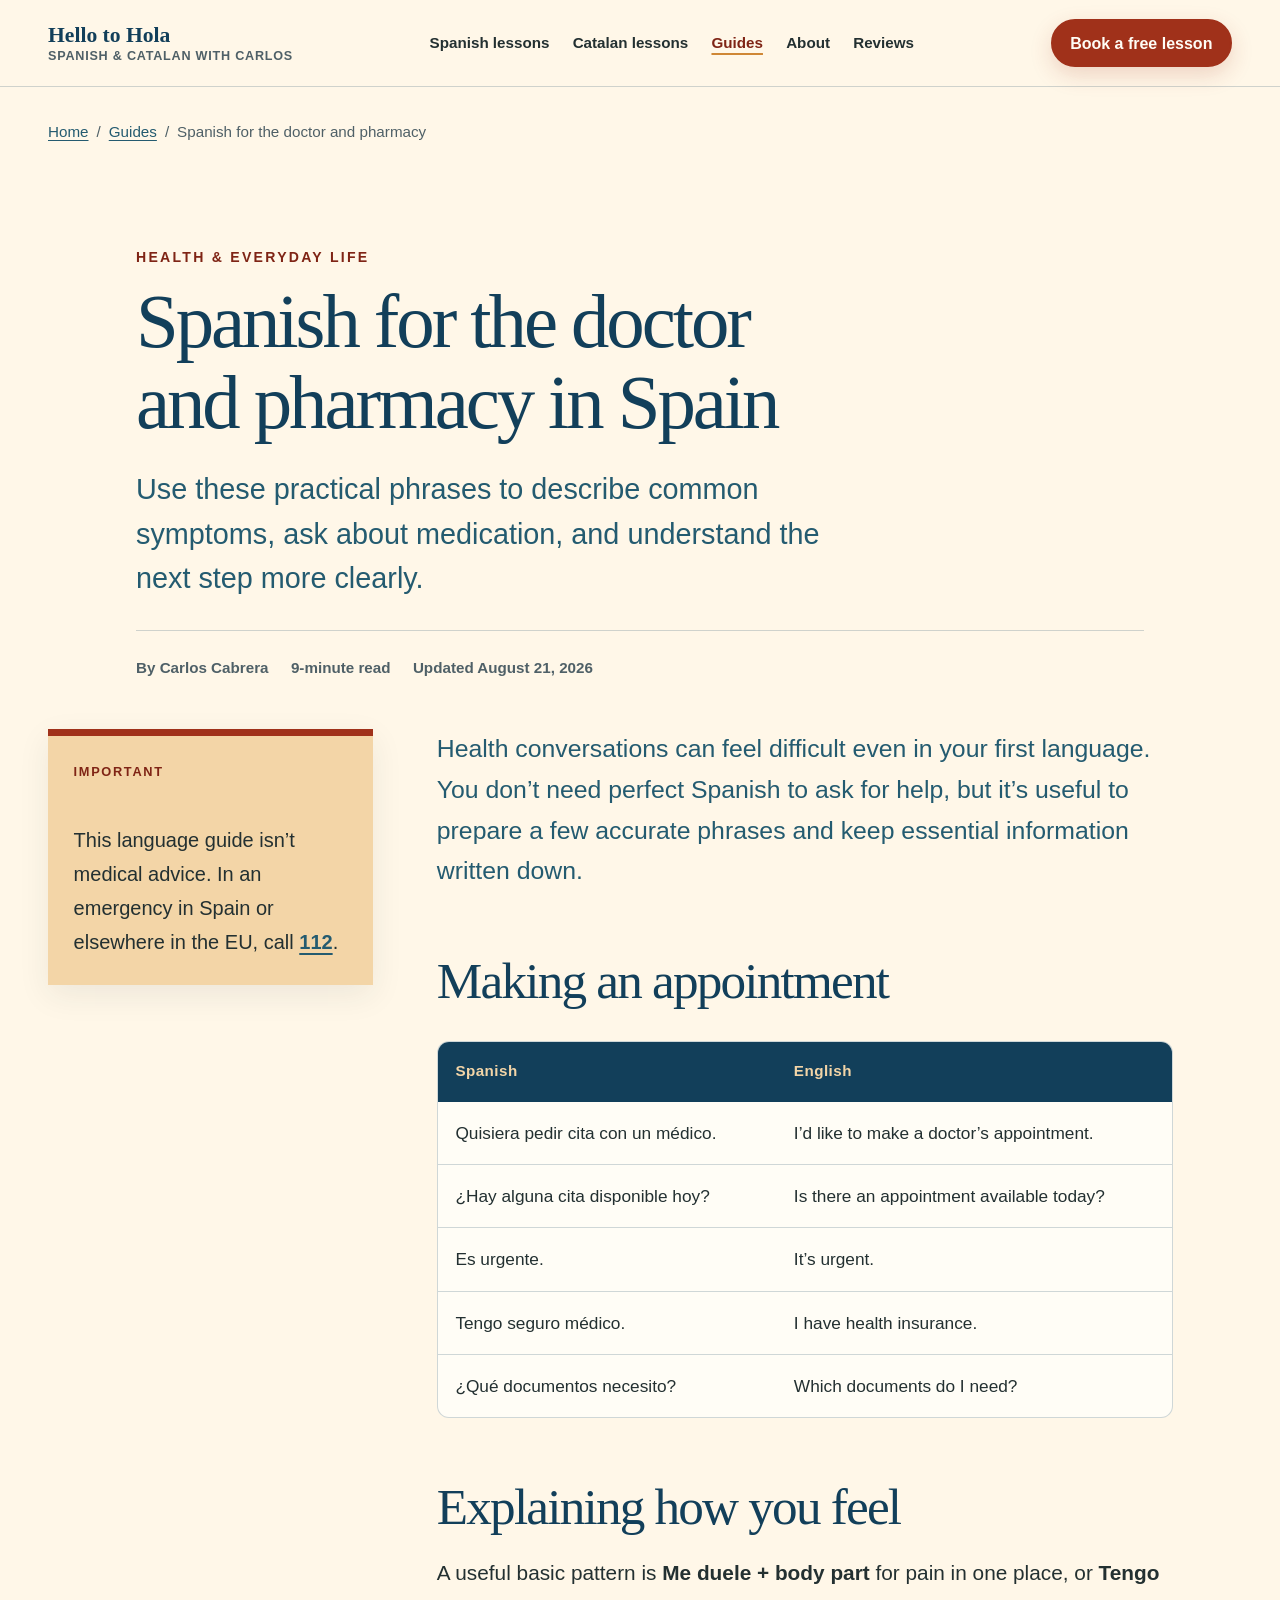
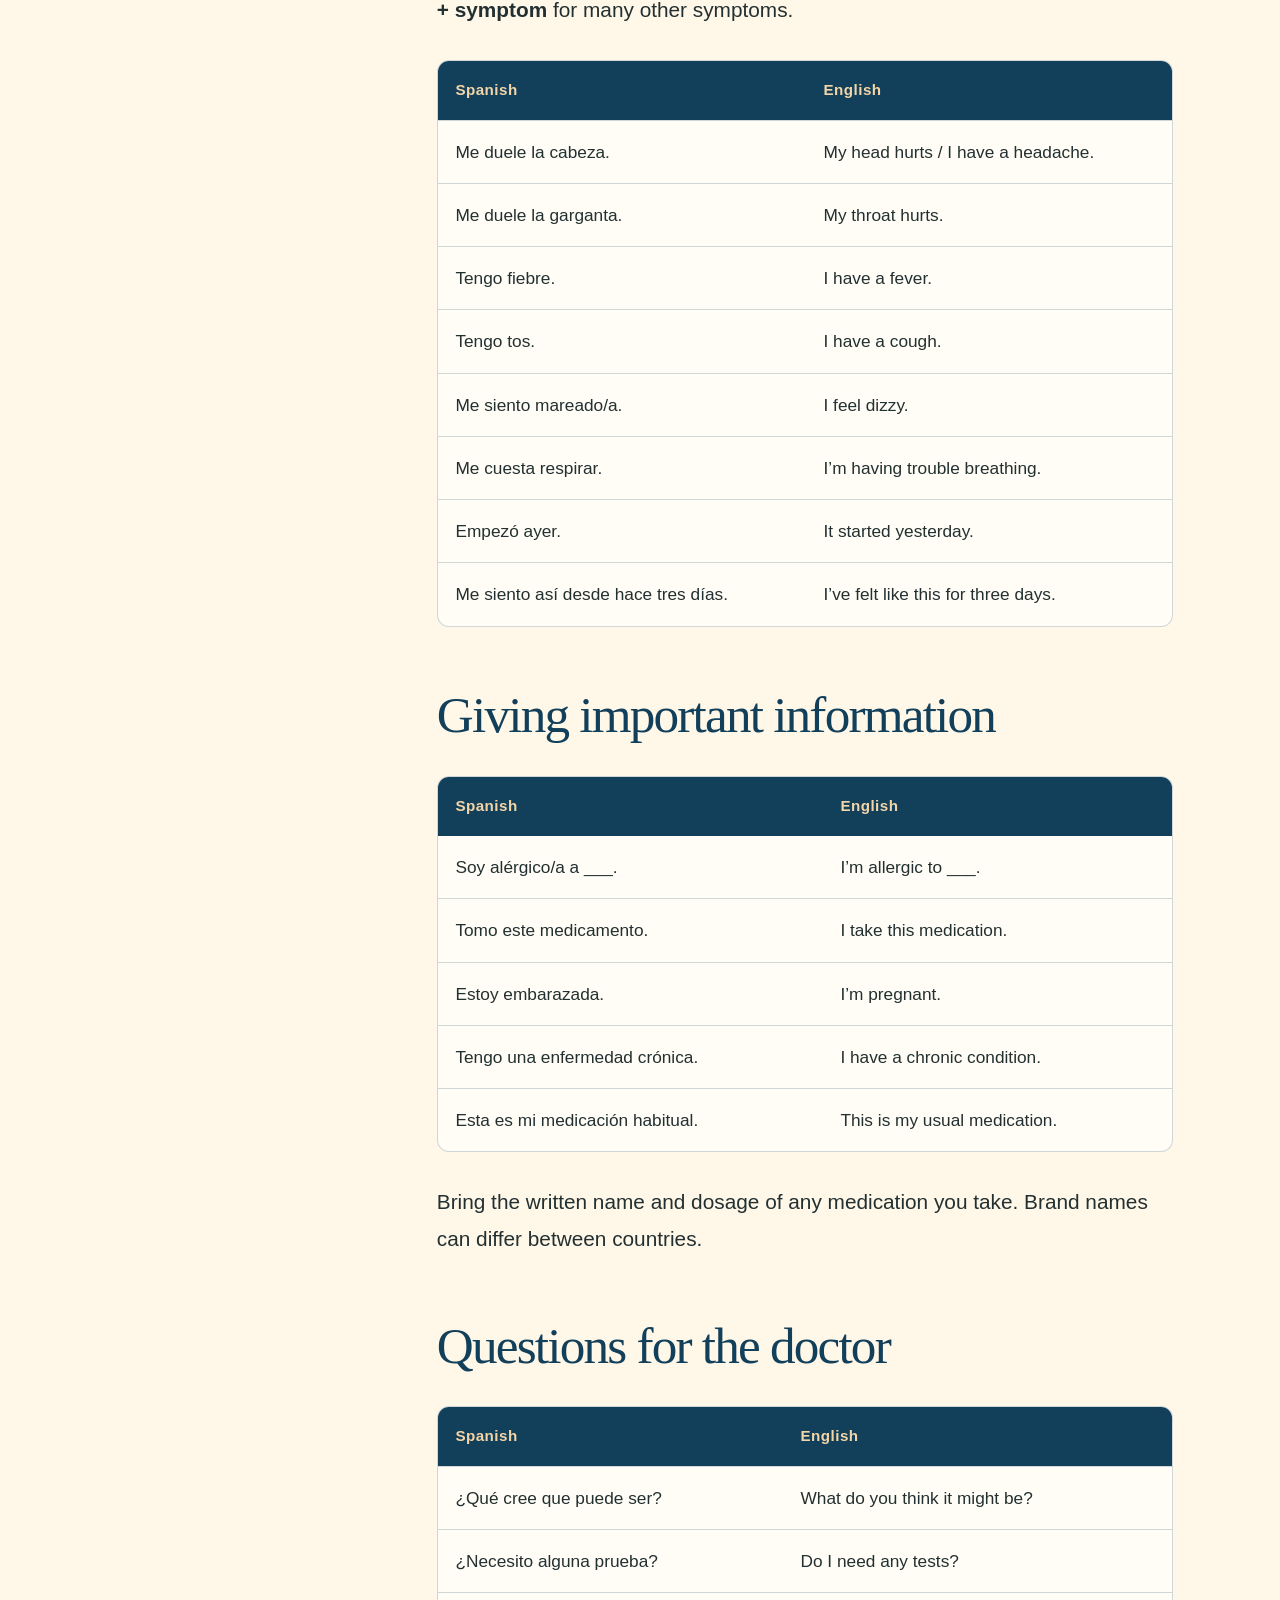
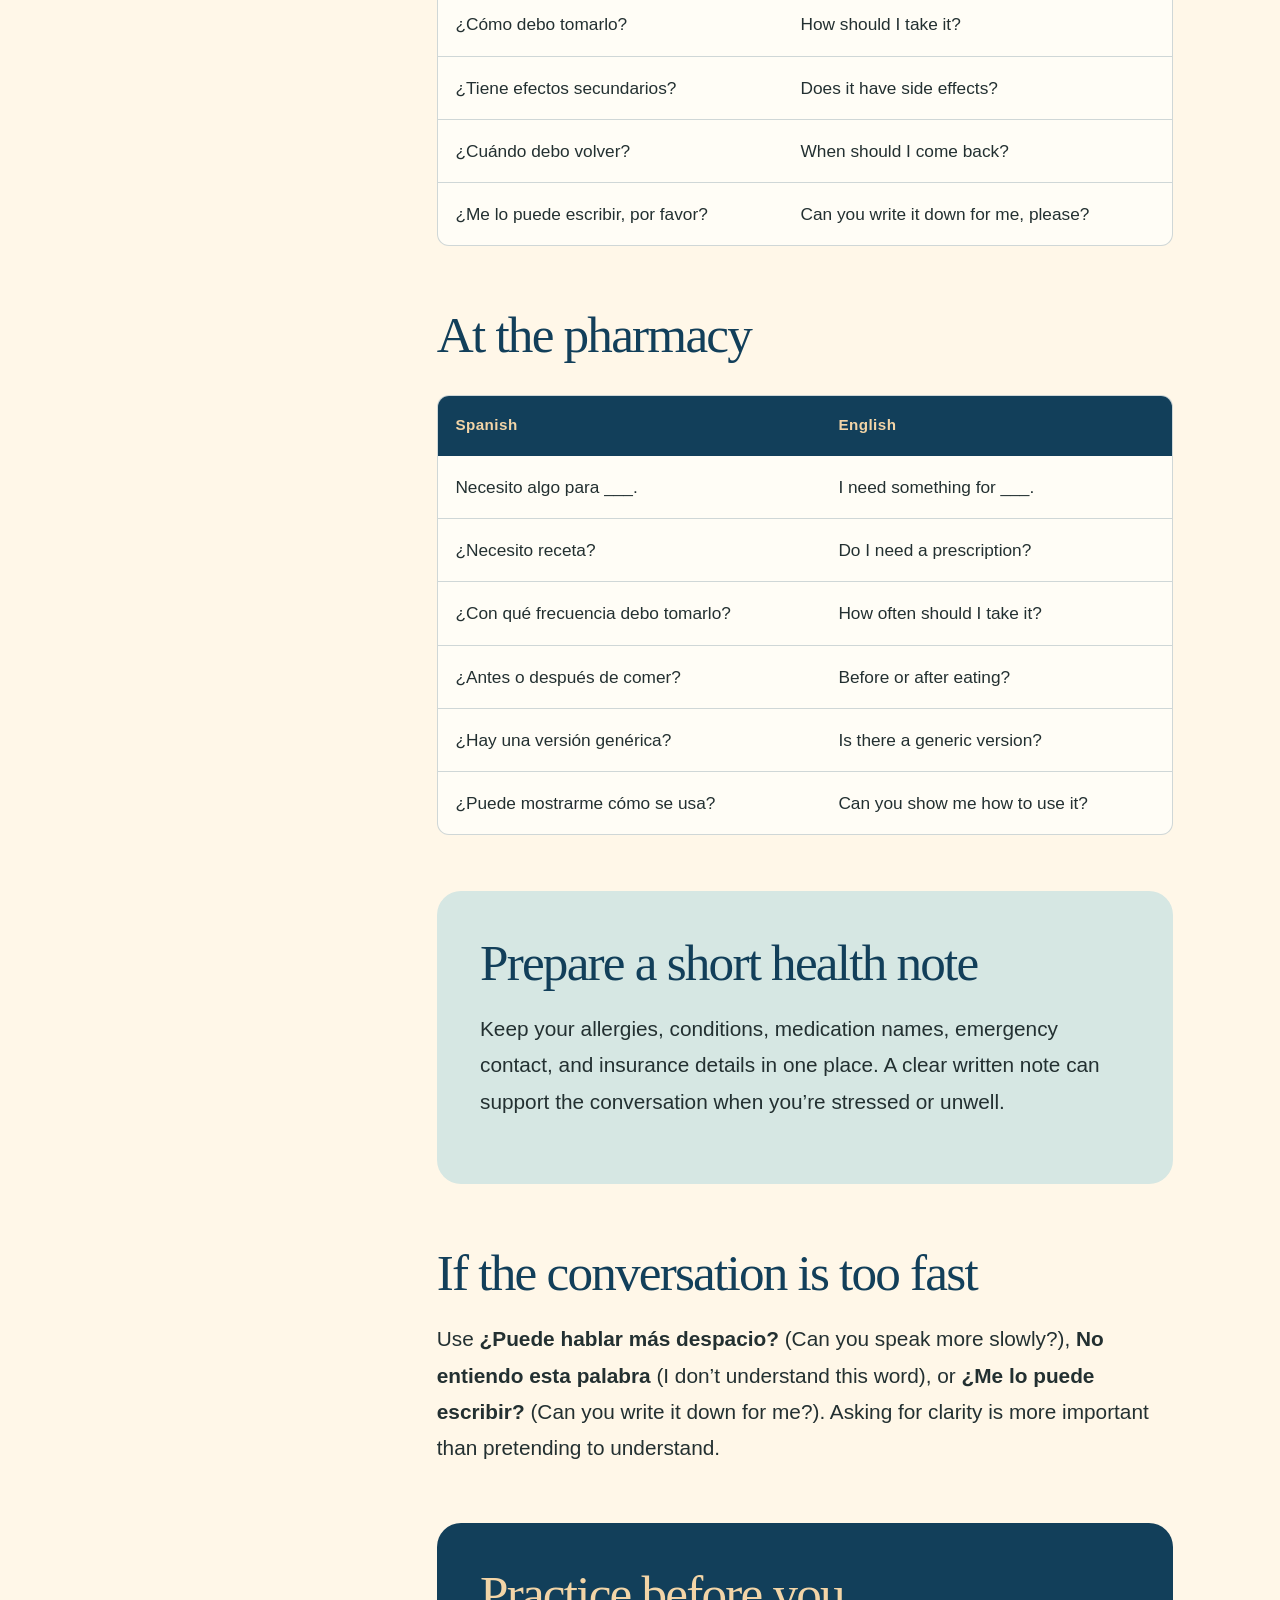
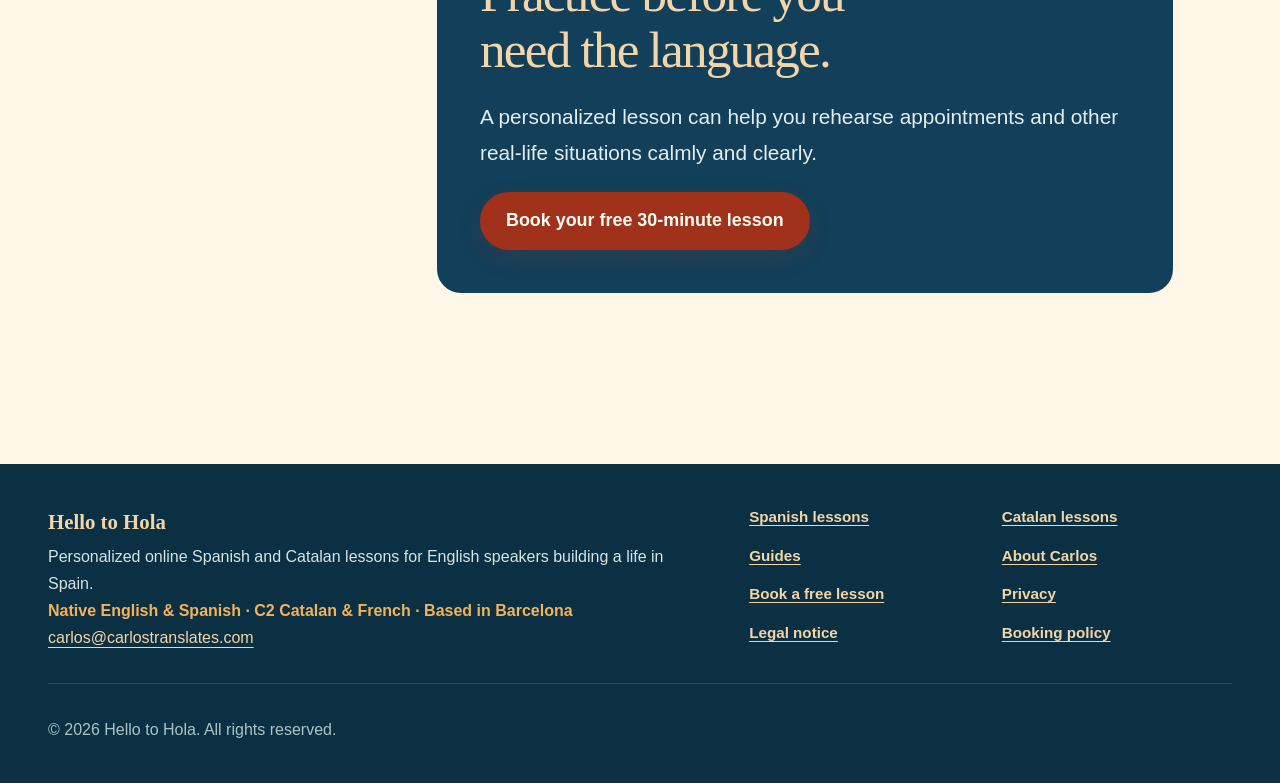
<file: guides/spanish-doctor-pharmacy-spain/index.html>
<!doctype html>
<html lang="en-US">
  <head>
    <meta charset="utf-8">
    <meta name="viewport" content="width=device-width, initial-scale=1">
    <title>Doctor &amp; Pharmacy Spanish in Spain | Hello to Hola</title>
    <meta name="description" content="Useful Spanish phrases for seeing a doctor or visiting a pharmacy in Spain, including symptoms, allergies, medication, appointments, and questions.">
    <meta name="robots" content="index, follow, max-image-preview:large">
    <meta name="theme-color" content="#123f5a">
    <link rel="canonical" href="https://hellotohola.com/guides/spanish-doctor-pharmacy-spain/">
    <meta property="og:type" content="article">
    <meta property="og:locale" content="en_US">
    <meta property="og:site_name" content="Hello to Hola">
    <meta property="og:url" content="https://hellotohola.com/guides/spanish-doctor-pharmacy-spain/">
    <meta property="og:title" content="Doctor &amp; Pharmacy Spanish in Spain | Hello to Hola">
    <meta property="og:description" content="Useful Spanish phrases for seeing a doctor or visiting a pharmacy in Spain, including symptoms, allergies, medication, appointments, and questions.">
    <meta property="og:image" content="https://hellotohola.com/assets/images/hello-to-hola-social.jpg">
    <meta property="og:image:width" content="1200">
    <meta property="og:image:height" content="630">
    <meta property="og:image:alt" content="Hello to Hola retro travel artwork inspired by Spain">
    <meta name="twitter:card" content="summary_large_image">
    <meta name="twitter:title" content="Doctor &amp; Pharmacy Spanish in Spain | Hello to Hola">
    <meta name="twitter:description" content="Useful Spanish phrases for seeing a doctor or visiting a pharmacy in Spain, including symptoms, allergies, medication, appointments, and questions.">
    <meta name="twitter:image" content="https://hellotohola.com/assets/images/hello-to-hola-social.jpg">
    <meta property="article:published_time" content="2026-08-21"><meta property="article:modified_time" content="2026-08-21"><meta name="author" content="Carlos Cabrera">
    <link rel="icon" href="/favicon.svg" type="image/svg+xml">
    <link rel="stylesheet" href="/styles.css">
    <script type="application/ld+json">{"@context":"https://schema.org","@graph":[{"@type":"Article","headline":"Spanish for the Doctor and Pharmacy in Spain: Useful Phrases","description":"Useful Spanish phrases for seeing a doctor or visiting a pharmacy in Spain, including symptoms, allergies, medication, appointments, and questions.","url":"https://hellotohola.com/guides/spanish-doctor-pharmacy-spain/","mainEntityOfPage":"https://hellotohola.com/guides/spanish-doctor-pharmacy-spain/","image":"https://hellotohola.com/assets/images/hello-to-hola-social.jpg","datePublished":"2026-08-21","dateModified":"2026-08-21","inLanguage":"en-US","author":{"@type":"Person","name":"Carlos Cabrera","url":"https://hellotohola.com/about/"},"publisher":{"@type":"Person","name":"Carlos Cabrera","url":"https://hellotohola.com/about/"}},{"@type":"BreadcrumbList","itemListElement":[{"@type":"ListItem","position":1,"name":"Home","item":"https://hellotohola.com/"},{"@type":"ListItem","position":2,"name":"Guides","item":"https://hellotohola.com/guides/"},{"@type":"ListItem","position":3,"name":"Spanish for the Doctor and Pharmacy in Spain: Useful Phrases","item":"https://hellotohola.com/guides/spanish-doctor-pharmacy-spain/"}]}]}</script>
  </head>
  <body class="guide-page">
    
    <a class="skip-link" href="#main-content">Skip to main content</a>
    <header class="site-header">
      <div class="container header-inner">
        <a class="brand" href="/" aria-label="Hello to Hola, home">
          <span>
            <span class="brand-name">Hello to Hola</span>
            <span class="brand-tagline">Spanish &amp; Catalan with Carlos</span>
          </span>
        </a>
        <nav class="main-nav" aria-label="Main navigation"><a href="/spanish-lessons/">Spanish lessons</a><a href="/catalan-lessons/">Catalan lessons</a><a href="/guides/" aria-current="page">Guides</a><a href="/about/">About</a><a href="/#reviews">Reviews</a></nav>
        <a class="button button-small header-cta" href="/book/">Book a free lesson</a>
        <button class="nav-toggle" type="button" aria-expanded="false" aria-controls="mobile-menu">
          <span class="sr-only">Open menu</span>
          <span aria-hidden="true"></span><span aria-hidden="true"></span><span aria-hidden="true"></span>
        </button>
      </div>
      <nav class="mobile-menu" id="mobile-menu" aria-label="Mobile navigation" hidden>
        <div class="container mobile-menu-inner">
          <a href="/spanish-lessons/">Spanish lessons</a><a href="/catalan-lessons/">Catalan lessons</a><a href="/guides/" aria-current="page">Guides</a><a href="/about/">About</a><a href="/#reviews">Reviews</a>
          <a class="button" href="/book/">Book your free 30-minute lesson</a>
        </div>
      </nav>
    </header>
    <main id="main-content"><nav class="breadcrumbs container" aria-label="Breadcrumb"><a href="/">Home</a><span aria-hidden="true">/</span><a href="/guides/">Guides</a><span aria-hidden="true">/</span><span aria-current="page">Spanish for the doctor and pharmacy</span></nav>
      <article class="guide-article"><header class="article-header container narrow"><p class="eyebrow">Health &amp; everyday life</p><h1>Spanish for the doctor and pharmacy in Spain</h1><p class="article-deck">Use these practical phrases to describe common symptoms, ask about medication, and understand the next step more clearly.</p><div class="article-meta"><span>By Carlos Cabrera</span><span>9-minute read</span><time datetime="2026-08-21">Updated August 21, 2026</time></div></header>
      <div class="article-body container article-layout"><aside class="article-aside warning-aside"><p class="card-kicker">Important</p><p>This language guide isn’t medical advice. In an emergency in Spain or elsewhere in the EU, call <strong><a href="https://europa.eu/youreurope/citizens/travel/security-and-emergencies/emergency/index_en.htm" target="_blank" rel="noopener">112</a></strong>.</p></aside><div class="article-prose">
        <p class="lead">Health conversations can feel difficult even in your first language. You don’t need perfect Spanish to ask for help, but it’s useful to prepare a few accurate phrases and keep essential information written down.</p>
        <h2>Making an appointment</h2><div class="table-wrap"><table><thead><tr><th>Spanish</th><th>English</th></tr></thead><tbody><tr><td>Quisiera pedir cita con un médico.</td><td>I’d like to make a doctor’s appointment.</td></tr><tr><td>¿Hay alguna cita disponible hoy?</td><td>Is there an appointment available today?</td></tr><tr><td>Es urgente.</td><td>It’s urgent.</td></tr><tr><td>Tengo seguro médico.</td><td>I have health insurance.</td></tr><tr><td>¿Qué documentos necesito?</td><td>Which documents do I need?</td></tr></tbody></table></div>
        <h2>Explaining how you feel</h2><p>A useful basic pattern is <strong>Me duele + body part</strong> for pain in one place, or <strong>Tengo + symptom</strong> for many other symptoms.</p><div class="table-wrap"><table><thead><tr><th>Spanish</th><th>English</th></tr></thead><tbody><tr><td>Me duele la cabeza.</td><td>My head hurts / I have a headache.</td></tr><tr><td>Me duele la garganta.</td><td>My throat hurts.</td></tr><tr><td>Tengo fiebre.</td><td>I have a fever.</td></tr><tr><td>Tengo tos.</td><td>I have a cough.</td></tr><tr><td>Me siento mareado/a.</td><td>I feel dizzy.</td></tr><tr><td>Me cuesta respirar.</td><td>I’m having trouble breathing.</td></tr><tr><td>Empezó ayer.</td><td>It started yesterday.</td></tr><tr><td>Me siento así desde hace tres días.</td><td>I’ve felt like this for three days.</td></tr></tbody></table></div>
        <h2>Giving important information</h2><div class="table-wrap"><table><thead><tr><th>Spanish</th><th>English</th></tr></thead><tbody><tr><td>Soy alérgico/a a ___.</td><td>I’m allergic to ___.</td></tr><tr><td>Tomo este medicamento.</td><td>I take this medication.</td></tr><tr><td>Estoy embarazada.</td><td>I’m pregnant.</td></tr><tr><td>Tengo una enfermedad crónica.</td><td>I have a chronic condition.</td></tr><tr><td>Esta es mi medicación habitual.</td><td>This is my usual medication.</td></tr></tbody></table></div><p>Bring the written name and dosage of any medication you take. Brand names can differ between countries.</p>
        <h2>Questions for the doctor</h2><div class="table-wrap"><table><thead><tr><th>Spanish</th><th>English</th></tr></thead><tbody><tr><td>¿Qué cree que puede ser?</td><td>What do you think it might be?</td></tr><tr><td>¿Necesito alguna prueba?</td><td>Do I need any tests?</td></tr><tr><td>¿Cómo debo tomarlo?</td><td>How should I take it?</td></tr><tr><td>¿Tiene efectos secundarios?</td><td>Does it have side effects?</td></tr><tr><td>¿Cuándo debo volver?</td><td>When should I come back?</td></tr><tr><td>¿Me lo puede escribir, por favor?</td><td>Can you write it down for me, please?</td></tr></tbody></table></div>
        <h2>At the pharmacy</h2><div class="table-wrap"><table><thead><tr><th>Spanish</th><th>English</th></tr></thead><tbody><tr><td>Necesito algo para ___.</td><td>I need something for ___.</td></tr><tr><td>¿Necesito receta?</td><td>Do I need a prescription?</td></tr><tr><td>¿Con qué frecuencia debo tomarlo?</td><td>How often should I take it?</td></tr><tr><td>¿Antes o después de comer?</td><td>Before or after eating?</td></tr><tr><td>¿Hay una versión genérica?</td><td>Is there a generic version?</td></tr><tr><td>¿Puede mostrarme cómo se usa?</td><td>Can you show me how to use it?</td></tr></tbody></table></div>
        <div class="article-callout"><h2>Prepare a short health note</h2><p>Keep your allergies, conditions, medication names, emergency contact, and insurance details in one place. A clear written note can support the conversation when you’re stressed or unwell.</p></div>
        <h2>If the conversation is too fast</h2><p>Use <strong>¿Puede hablar más despacio?</strong> (Can you speak more slowly?), <strong>No entiendo esta palabra</strong> (I don’t understand this word), or <strong>¿Me lo puede escribir?</strong> (Can you write it down for me?). Asking for clarity is more important than pretending to understand.</p>
        <div class="article-cta"><h2>Practice before you need the language.</h2><p>A personalized lesson can help you rehearse appointments and other real-life situations calmly and clearly.</p><a class="button" href="/book/">Book your free 30-minute lesson</a></div>
      </div></div></article>
</main>
    
    <footer class="site-footer">
      <div class="container footer-grid">
        <div class="footer-about">
          <p class="footer-name">Hello to Hola</p>
          <p>Personalized online Spanish and Catalan lessons for English speakers building a life in Spain.</p>
          <p class="footer-credentials">Native English &amp; Spanish · C2 Catalan &amp; French · Based in Barcelona</p>
          <p><a href="mailto:carlos@carlostranslates.com">carlos@carlostranslates.com</a></p>
        </div>
        <nav class="footer-links" aria-label="Footer navigation">
          <a href="/spanish-lessons/">Spanish lessons</a>
          <a href="/catalan-lessons/">Catalan lessons</a>
          <a href="/guides/">Guides</a>
          <a href="/about/">About Carlos</a>
          <a href="/book/">Book a free lesson</a>
          <a href="/privacy/">Privacy</a>
          <a href="/legal/">Legal notice</a>
          <a href="/booking-policy/">Booking policy</a>
        </nav>
      </div>
      <div class="container footer-bottom">
        <p>© 2026 Hello to Hola. All rights reserved.</p>
      </div>
    </footer>
    <script src="/script.js" defer></script>
  </body>
</html>
</file>
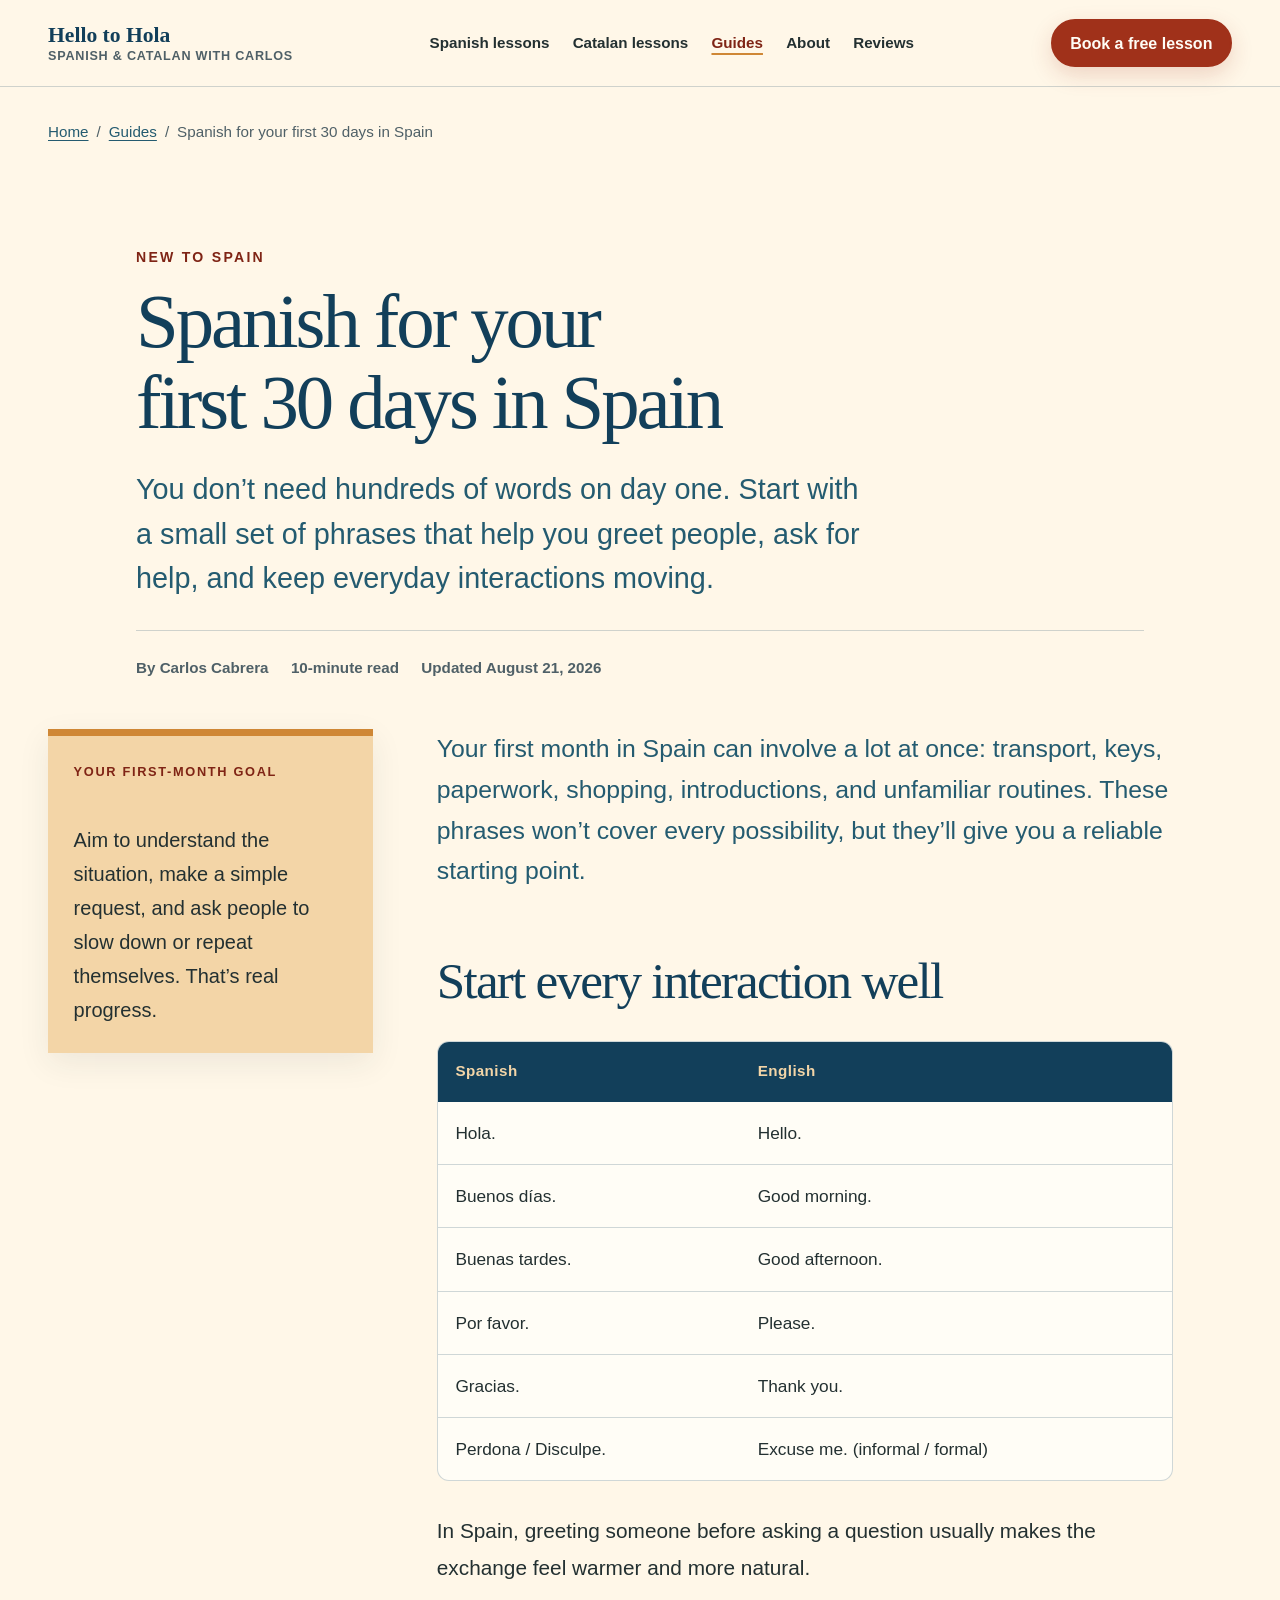
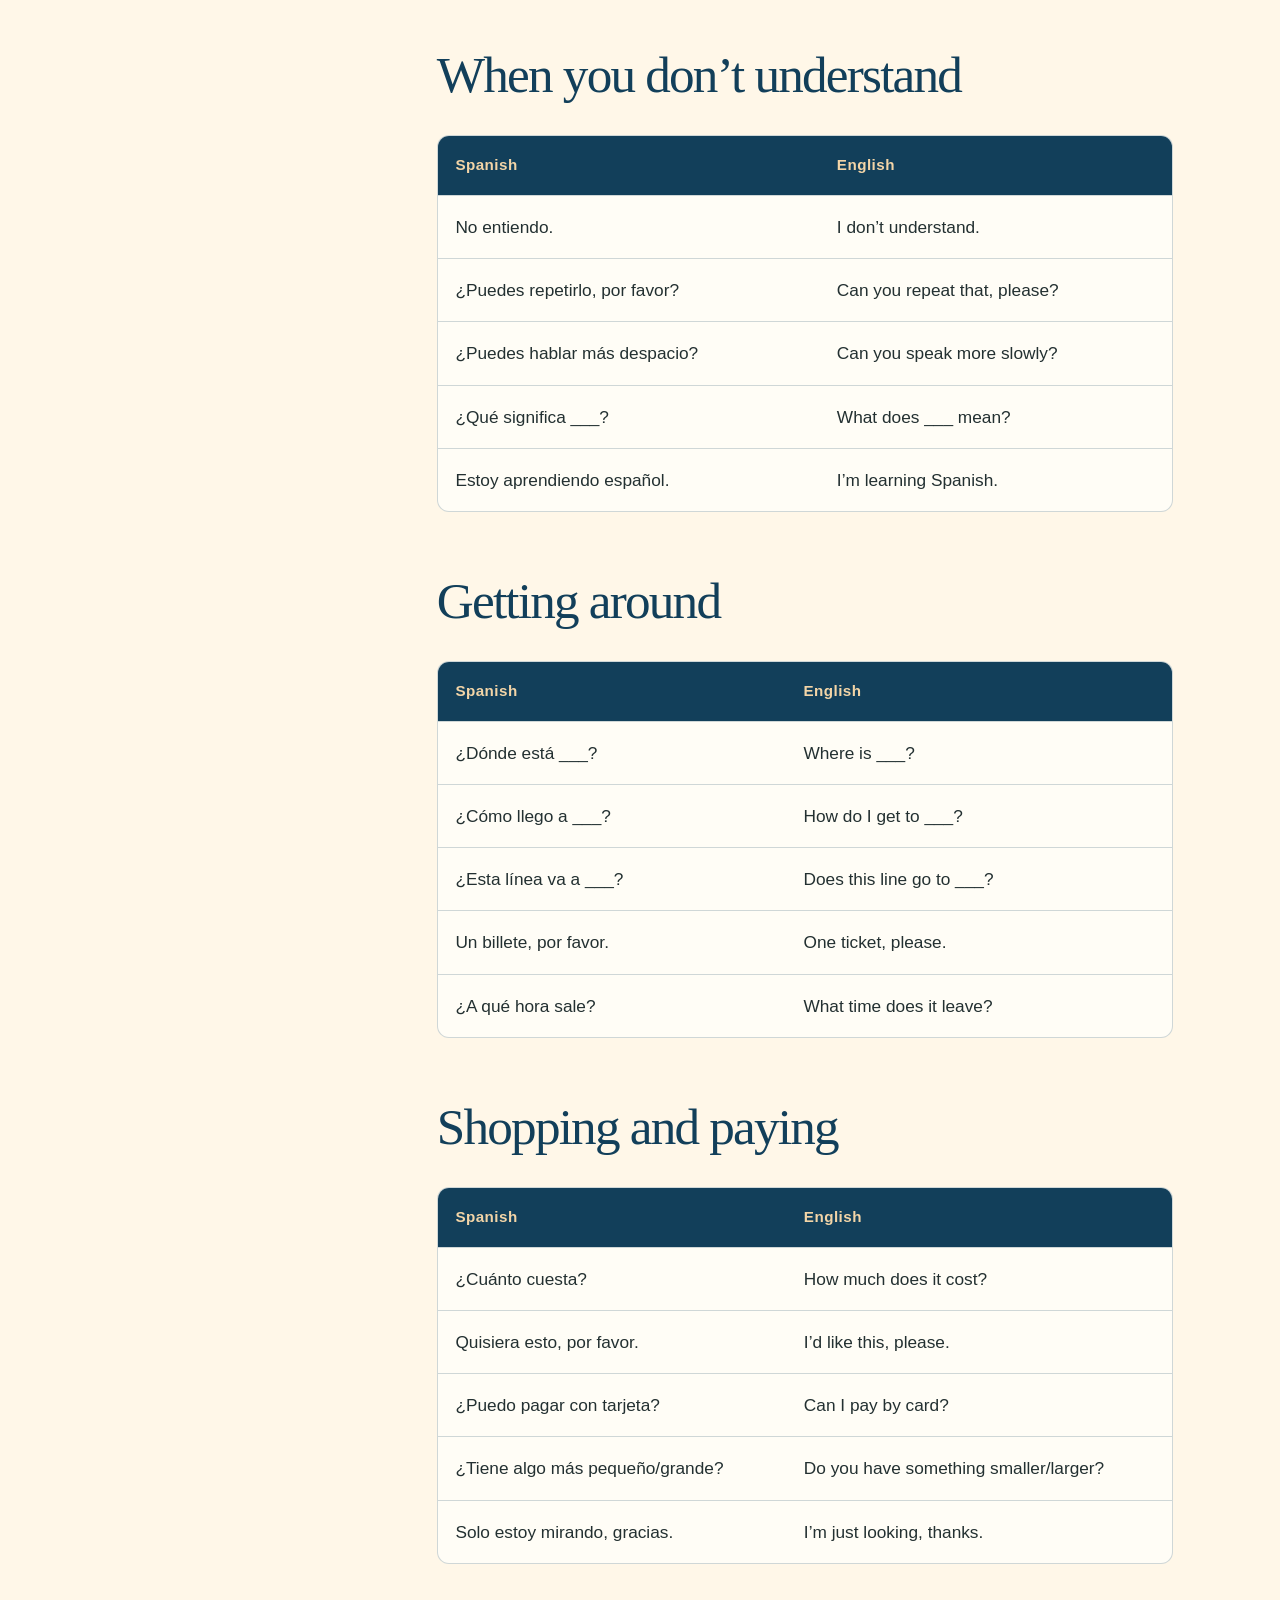
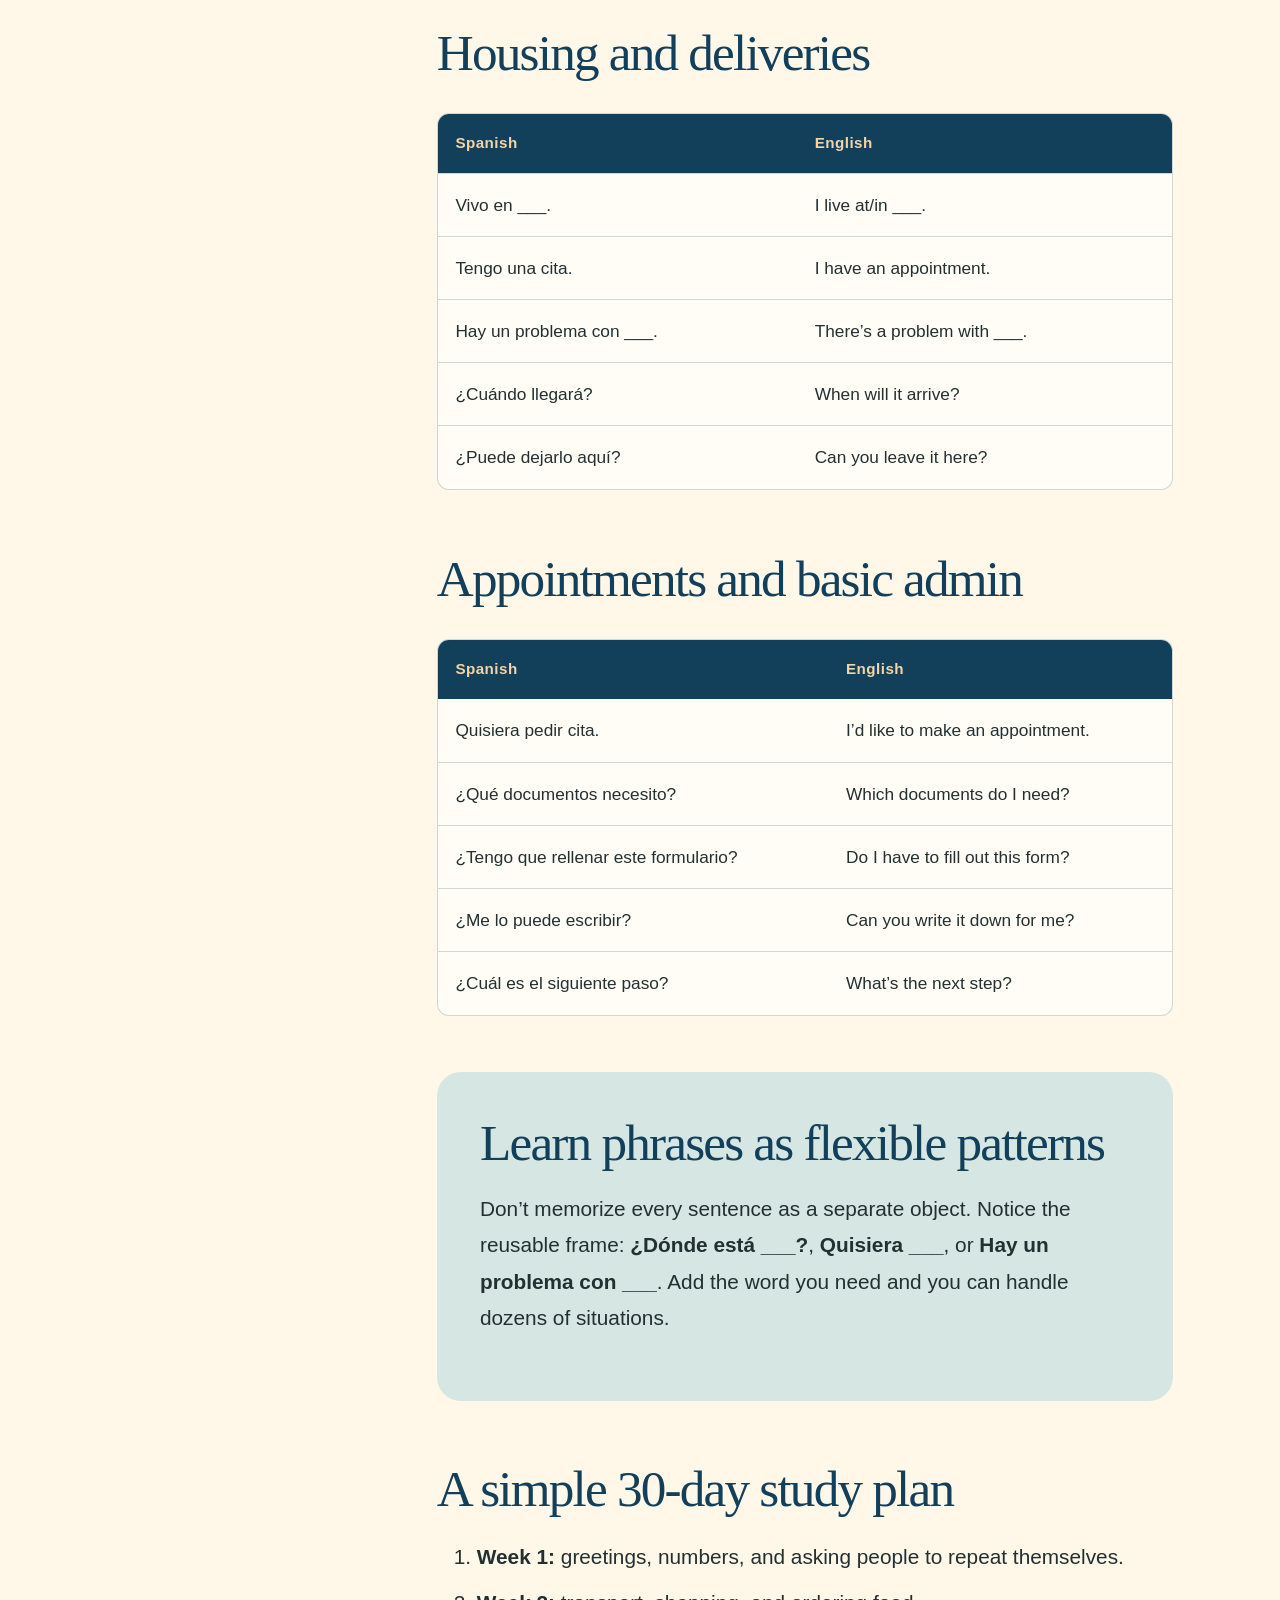
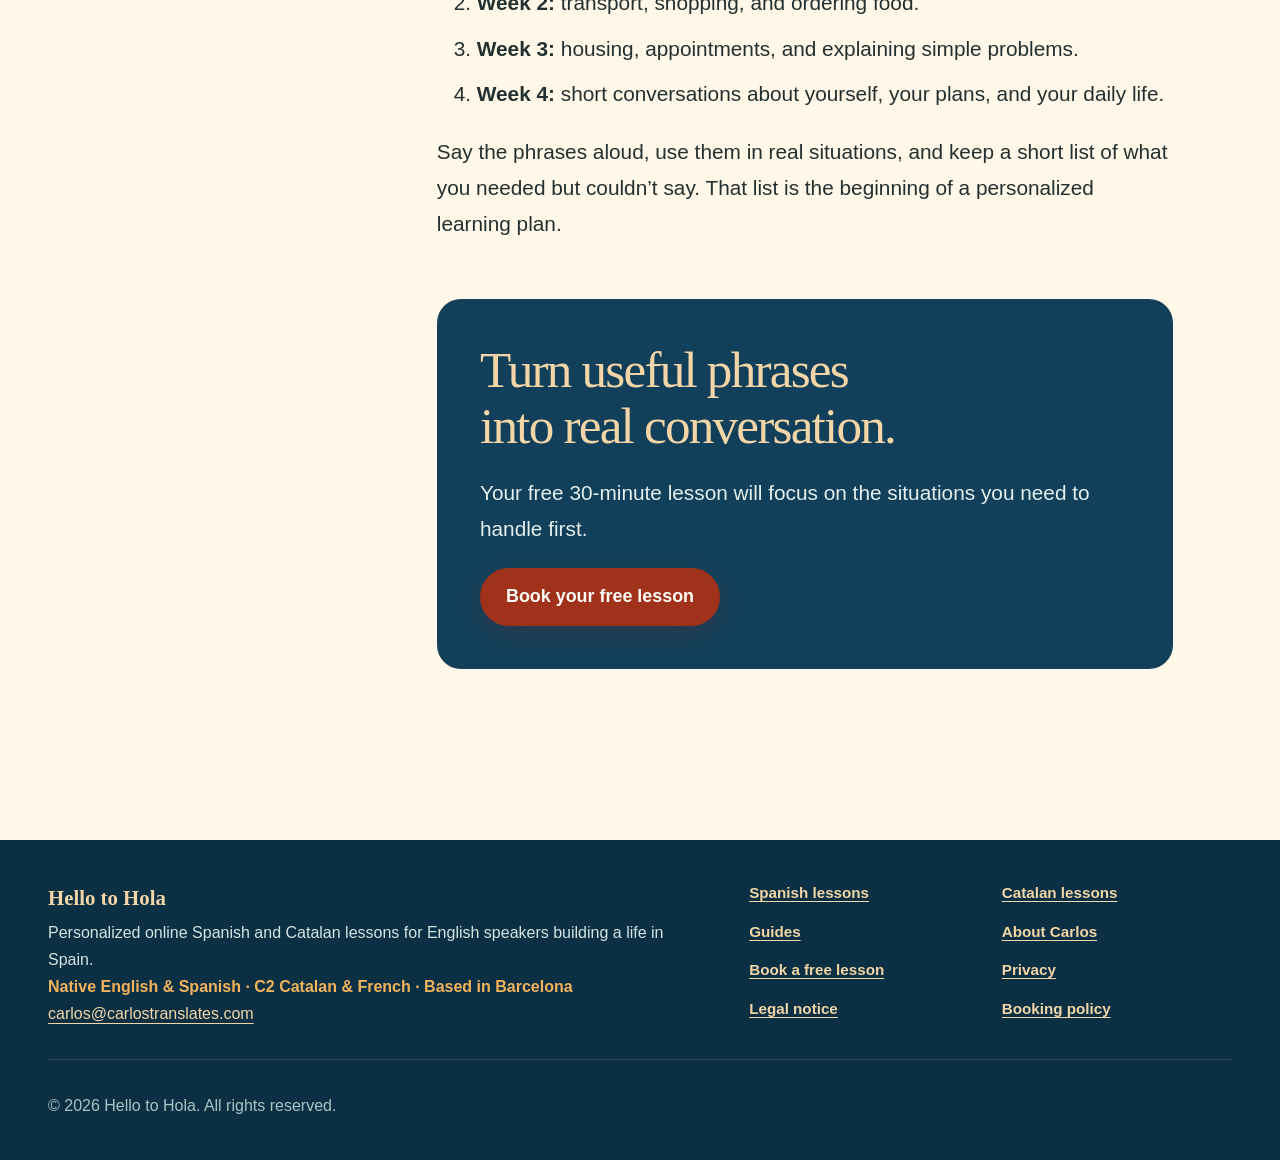
<file: guides/spanish-first-30-days-spain/index.html>
<!doctype html>
<html lang="en-US">
  <head>
    <meta charset="utf-8">
    <meta name="viewport" content="width=device-width, initial-scale=1">
    <title>Spanish for Your First 30 Days in Spain | Hello to Hola</title>
    <meta name="description" content="Learn essential Spanish phrases for your first month in Spain, including greetings, transport, shopping, housing, appointments, and everyday questions.">
    <meta name="robots" content="index, follow, max-image-preview:large">
    <meta name="theme-color" content="#123f5a">
    <link rel="canonical" href="https://hellotohola.com/guides/spanish-first-30-days-spain/">
    <meta property="og:type" content="article">
    <meta property="og:locale" content="en_US">
    <meta property="og:site_name" content="Hello to Hola">
    <meta property="og:url" content="https://hellotohola.com/guides/spanish-first-30-days-spain/">
    <meta property="og:title" content="Spanish for Your First 30 Days in Spain | Hello to Hola">
    <meta property="og:description" content="Learn essential Spanish phrases for your first month in Spain, including greetings, transport, shopping, housing, appointments, and everyday questions.">
    <meta property="og:image" content="https://hellotohola.com/assets/images/hello-to-hola-social.jpg">
    <meta property="og:image:width" content="1200">
    <meta property="og:image:height" content="630">
    <meta property="og:image:alt" content="Hello to Hola retro travel artwork inspired by Spain">
    <meta name="twitter:card" content="summary_large_image">
    <meta name="twitter:title" content="Spanish for Your First 30 Days in Spain | Hello to Hola">
    <meta name="twitter:description" content="Learn essential Spanish phrases for your first month in Spain, including greetings, transport, shopping, housing, appointments, and everyday questions.">
    <meta name="twitter:image" content="https://hellotohola.com/assets/images/hello-to-hola-social.jpg">
    <meta property="article:published_time" content="2026-08-21"><meta property="article:modified_time" content="2026-08-21"><meta name="author" content="Carlos Cabrera">
    <link rel="icon" href="/favicon.svg" type="image/svg+xml">
    <link rel="stylesheet" href="/styles.css">
    <script type="application/ld+json">{"@context":"https://schema.org","@graph":[{"@type":"Article","headline":"Spanish for Your First 30 Days in Spain: Essential Phrases","description":"Learn essential Spanish phrases for your first month in Spain, including greetings, transport, shopping, housing, appointments, and everyday questions.","url":"https://hellotohola.com/guides/spanish-first-30-days-spain/","mainEntityOfPage":"https://hellotohola.com/guides/spanish-first-30-days-spain/","image":"https://hellotohola.com/assets/images/hello-to-hola-social.jpg","datePublished":"2026-08-21","dateModified":"2026-08-21","inLanguage":"en-US","author":{"@type":"Person","name":"Carlos Cabrera","url":"https://hellotohola.com/about/"},"publisher":{"@type":"Person","name":"Carlos Cabrera","url":"https://hellotohola.com/about/"}},{"@type":"BreadcrumbList","itemListElement":[{"@type":"ListItem","position":1,"name":"Home","item":"https://hellotohola.com/"},{"@type":"ListItem","position":2,"name":"Guides","item":"https://hellotohola.com/guides/"},{"@type":"ListItem","position":3,"name":"Spanish for Your First 30 Days in Spain: Essential Phrases","item":"https://hellotohola.com/guides/spanish-first-30-days-spain/"}]}]}</script>
  </head>
  <body class="guide-page">
    
    <a class="skip-link" href="#main-content">Skip to main content</a>
    <header class="site-header">
      <div class="container header-inner">
        <a class="brand" href="/" aria-label="Hello to Hola, home">
          <span>
            <span class="brand-name">Hello to Hola</span>
            <span class="brand-tagline">Spanish &amp; Catalan with Carlos</span>
          </span>
        </a>
        <nav class="main-nav" aria-label="Main navigation"><a href="/spanish-lessons/">Spanish lessons</a><a href="/catalan-lessons/">Catalan lessons</a><a href="/guides/" aria-current="page">Guides</a><a href="/about/">About</a><a href="/#reviews">Reviews</a></nav>
        <a class="button button-small header-cta" href="/book/">Book a free lesson</a>
        <button class="nav-toggle" type="button" aria-expanded="false" aria-controls="mobile-menu">
          <span class="sr-only">Open menu</span>
          <span aria-hidden="true"></span><span aria-hidden="true"></span><span aria-hidden="true"></span>
        </button>
      </div>
      <nav class="mobile-menu" id="mobile-menu" aria-label="Mobile navigation" hidden>
        <div class="container mobile-menu-inner">
          <a href="/spanish-lessons/">Spanish lessons</a><a href="/catalan-lessons/">Catalan lessons</a><a href="/guides/" aria-current="page">Guides</a><a href="/about/">About</a><a href="/#reviews">Reviews</a>
          <a class="button" href="/book/">Book your free 30-minute lesson</a>
        </div>
      </nav>
    </header>
    <main id="main-content"><nav class="breadcrumbs container" aria-label="Breadcrumb"><a href="/">Home</a><span aria-hidden="true">/</span><a href="/guides/">Guides</a><span aria-hidden="true">/</span><span aria-current="page">Spanish for your first 30 days in Spain</span></nav>
      <article class="guide-article"><header class="article-header container narrow"><p class="eyebrow">New to Spain</p><h1>Spanish for your first 30 days in Spain</h1><p class="article-deck">You don’t need hundreds of words on day one. Start with a small set of phrases that help you greet people, ask for help, and keep everyday interactions moving.</p><div class="article-meta"><span>By Carlos Cabrera</span><span>10-minute read</span><time datetime="2026-08-21">Updated August 21, 2026</time></div></header>
      <div class="article-body container article-layout"><aside class="article-aside"><p class="card-kicker">Your first-month goal</p><p>Aim to understand the situation, make a simple request, and ask people to slow down or repeat themselves. That’s real progress.</p></aside><div class="article-prose">
        <p class="lead">Your first month in Spain can involve a lot at once: transport, keys, paperwork, shopping, introductions, and unfamiliar routines. These phrases won’t cover every possibility, but they’ll give you a reliable starting point.</p>
        <h2>Start every interaction well</h2><div class="table-wrap"><table><thead><tr><th>Spanish</th><th>English</th></tr></thead><tbody><tr><td>Hola.</td><td>Hello.</td></tr><tr><td>Buenos días.</td><td>Good morning.</td></tr><tr><td>Buenas tardes.</td><td>Good afternoon.</td></tr><tr><td>Por favor.</td><td>Please.</td></tr><tr><td>Gracias.</td><td>Thank you.</td></tr><tr><td>Perdona / Disculpe.</td><td>Excuse me. (informal / formal)</td></tr></tbody></table></div><p>In Spain, greeting someone before asking a question usually makes the exchange feel warmer and more natural.</p>
        <h2>When you don’t understand</h2><div class="table-wrap"><table><thead><tr><th>Spanish</th><th>English</th></tr></thead><tbody><tr><td>No entiendo.</td><td>I don’t understand.</td></tr><tr><td>¿Puedes repetirlo, por favor?</td><td>Can you repeat that, please?</td></tr><tr><td>¿Puedes hablar más despacio?</td><td>Can you speak more slowly?</td></tr><tr><td>¿Qué significa ___?</td><td>What does ___ mean?</td></tr><tr><td>Estoy aprendiendo español.</td><td>I’m learning Spanish.</td></tr></tbody></table></div>
        <h2>Getting around</h2><div class="table-wrap"><table><thead><tr><th>Spanish</th><th>English</th></tr></thead><tbody><tr><td>¿Dónde está ___?</td><td>Where is ___?</td></tr><tr><td>¿Cómo llego a ___?</td><td>How do I get to ___?</td></tr><tr><td>¿Esta línea va a ___?</td><td>Does this line go to ___?</td></tr><tr><td>Un billete, por favor.</td><td>One ticket, please.</td></tr><tr><td>¿A qué hora sale?</td><td>What time does it leave?</td></tr></tbody></table></div>
        <h2>Shopping and paying</h2><div class="table-wrap"><table><thead><tr><th>Spanish</th><th>English</th></tr></thead><tbody><tr><td>¿Cuánto cuesta?</td><td>How much does it cost?</td></tr><tr><td>Quisiera esto, por favor.</td><td>I’d like this, please.</td></tr><tr><td>¿Puedo pagar con tarjeta?</td><td>Can I pay by card?</td></tr><tr><td>¿Tiene algo más pequeño/grande?</td><td>Do you have something smaller/larger?</td></tr><tr><td>Solo estoy mirando, gracias.</td><td>I’m just looking, thanks.</td></tr></tbody></table></div>
        <h2>Housing and deliveries</h2><div class="table-wrap"><table><thead><tr><th>Spanish</th><th>English</th></tr></thead><tbody><tr><td>Vivo en ___.</td><td>I live at/in ___.</td></tr><tr><td>Tengo una cita.</td><td>I have an appointment.</td></tr><tr><td>Hay un problema con ___.</td><td>There’s a problem with ___.</td></tr><tr><td>¿Cuándo llegará?</td><td>When will it arrive?</td></tr><tr><td>¿Puede dejarlo aquí?</td><td>Can you leave it here?</td></tr></tbody></table></div>
        <h2>Appointments and basic admin</h2><div class="table-wrap"><table><thead><tr><th>Spanish</th><th>English</th></tr></thead><tbody><tr><td>Quisiera pedir cita.</td><td>I’d like to make an appointment.</td></tr><tr><td>¿Qué documentos necesito?</td><td>Which documents do I need?</td></tr><tr><td>¿Tengo que rellenar este formulario?</td><td>Do I have to fill out this form?</td></tr><tr><td>¿Me lo puede escribir?</td><td>Can you write it down for me?</td></tr><tr><td>¿Cuál es el siguiente paso?</td><td>What’s the next step?</td></tr></tbody></table></div>
        <div class="article-callout"><h2>Learn phrases as flexible patterns</h2><p>Don’t memorize every sentence as a separate object. Notice the reusable frame: <strong>¿Dónde está ___?</strong>, <strong>Quisiera ___</strong>, or <strong>Hay un problema con ___</strong>. Add the word you need and you can handle dozens of situations.</p></div>
        <h2>A simple 30-day study plan</h2><ol><li><strong>Week 1:</strong> greetings, numbers, and asking people to repeat themselves.</li><li><strong>Week 2:</strong> transport, shopping, and ordering food.</li><li><strong>Week 3:</strong> housing, appointments, and explaining simple problems.</li><li><strong>Week 4:</strong> short conversations about yourself, your plans, and your daily life.</li></ol><p>Say the phrases aloud, use them in real situations, and keep a short list of what you needed but couldn’t say. That list is the beginning of a personalized learning plan.</p>
        <div class="article-cta"><h2>Turn useful phrases into real conversation.</h2><p>Your free 30-minute lesson will focus on the situations you need to handle first.</p><a class="button" href="/book/">Book your free lesson</a></div>
      </div></div></article>
</main>
    
    <footer class="site-footer">
      <div class="container footer-grid">
        <div class="footer-about">
          <p class="footer-name">Hello to Hola</p>
          <p>Personalized online Spanish and Catalan lessons for English speakers building a life in Spain.</p>
          <p class="footer-credentials">Native English &amp; Spanish · C2 Catalan &amp; French · Based in Barcelona</p>
          <p><a href="mailto:carlos@carlostranslates.com">carlos@carlostranslates.com</a></p>
        </div>
        <nav class="footer-links" aria-label="Footer navigation">
          <a href="/spanish-lessons/">Spanish lessons</a>
          <a href="/catalan-lessons/">Catalan lessons</a>
          <a href="/guides/">Guides</a>
          <a href="/about/">About Carlos</a>
          <a href="/book/">Book a free lesson</a>
          <a href="/privacy/">Privacy</a>
          <a href="/legal/">Legal notice</a>
          <a href="/booking-policy/">Booking policy</a>
        </nav>
      </div>
      <div class="container footer-bottom">
        <p>© 2026 Hello to Hola. All rights reserved.</p>
      </div>
    </footer>
    <script src="/script.js" defer></script>
  </body>
</html>
</file>
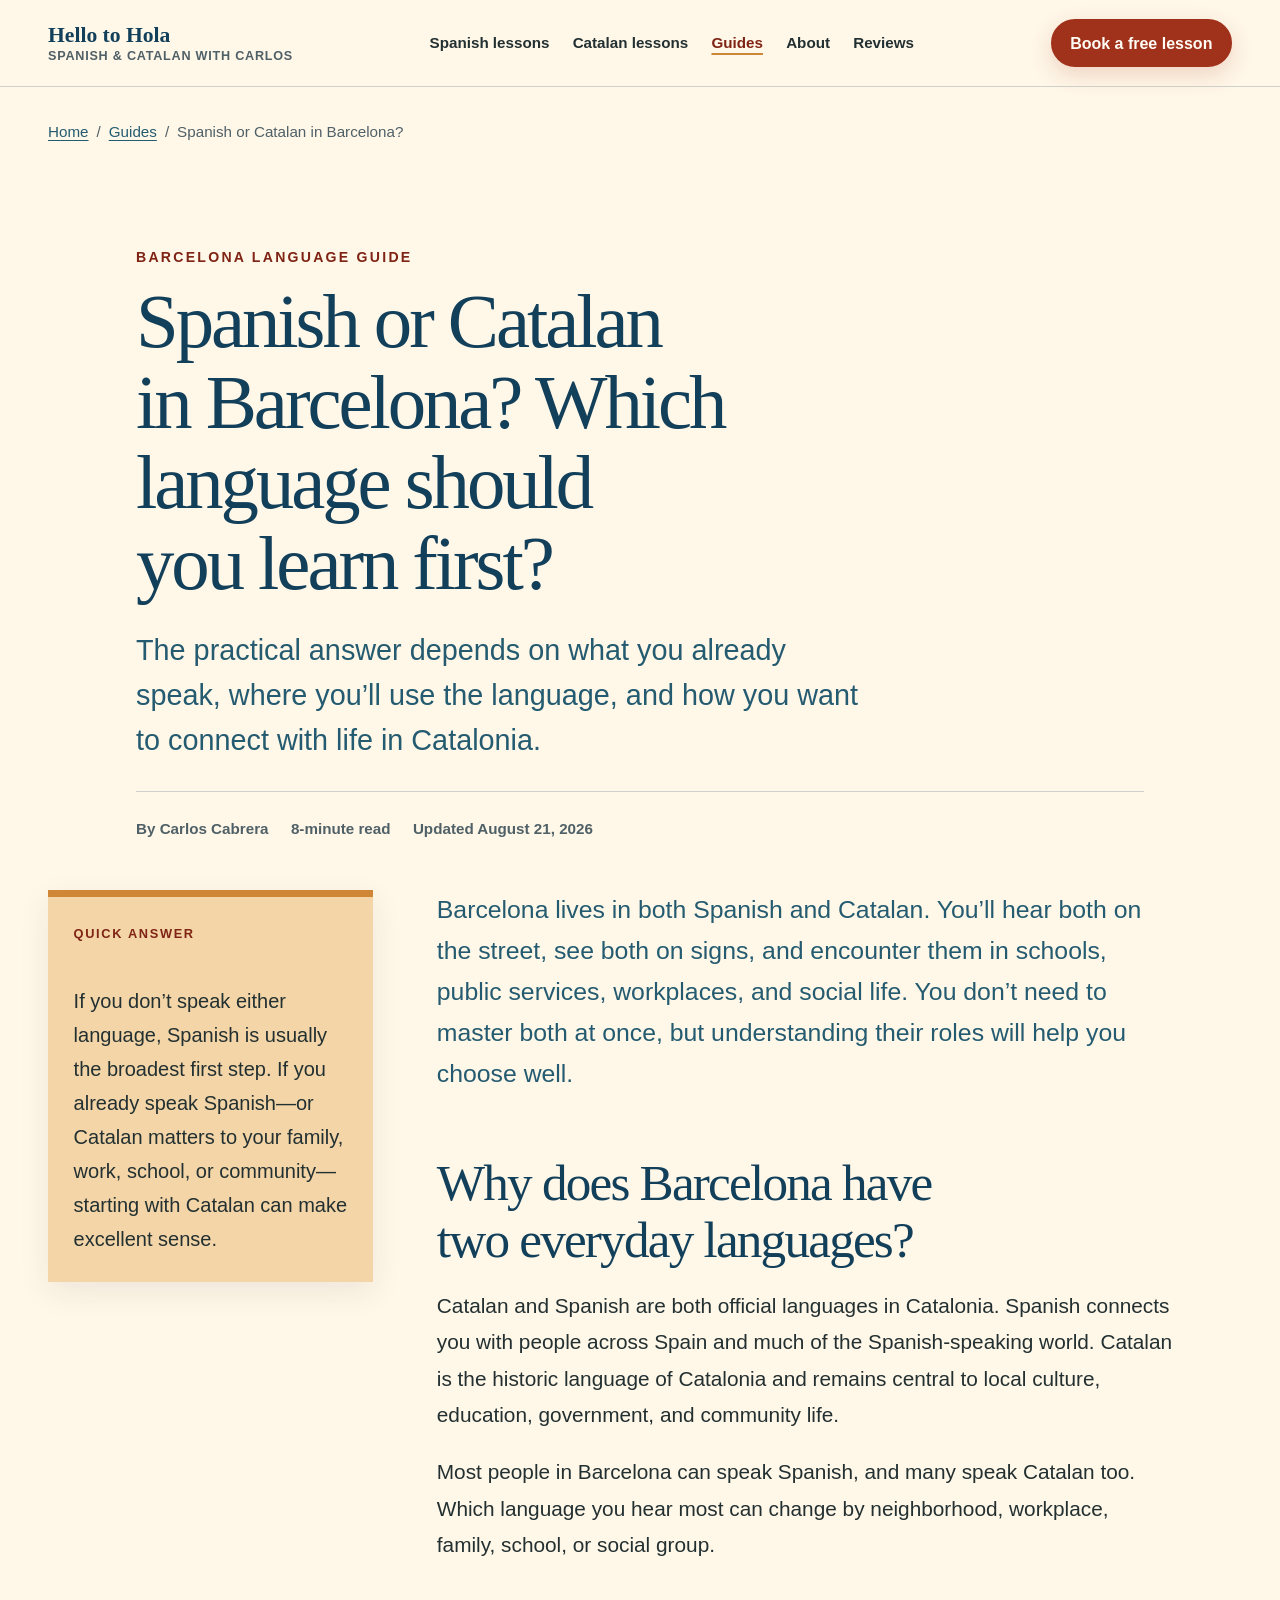
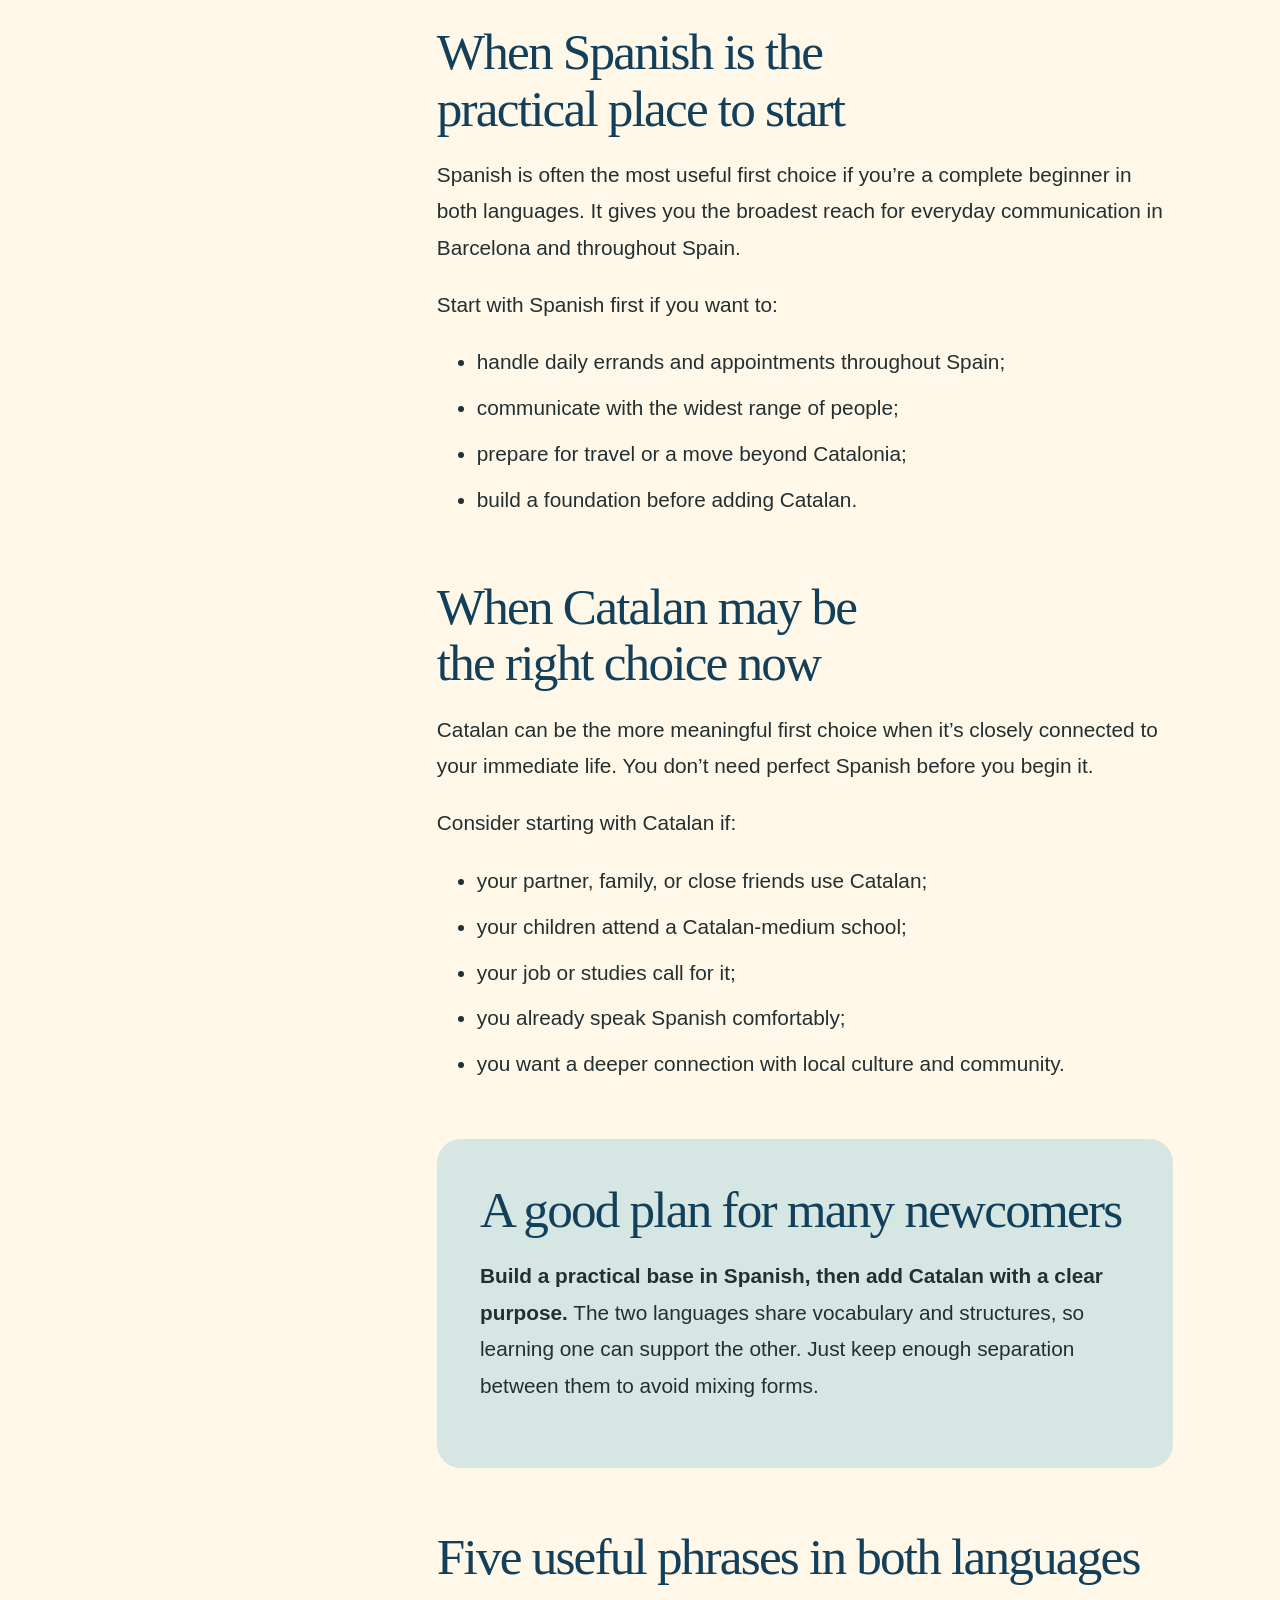
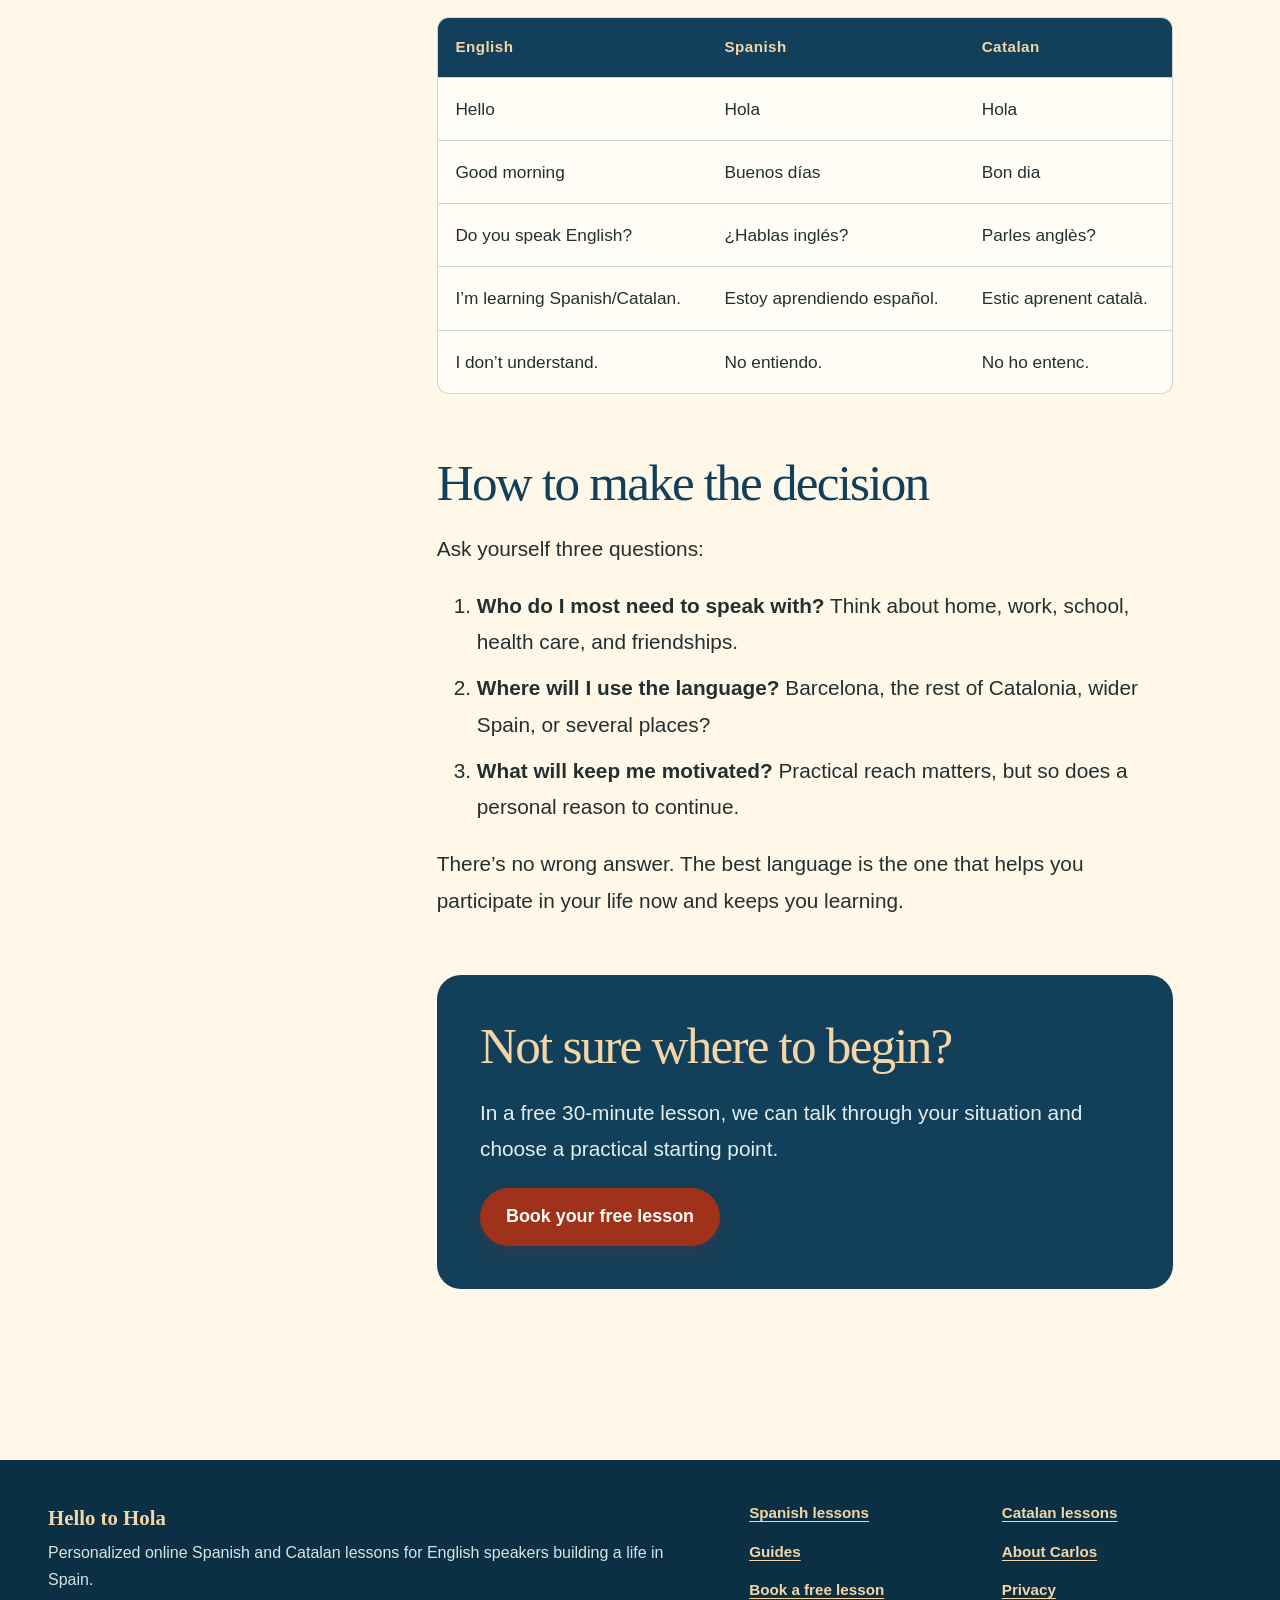
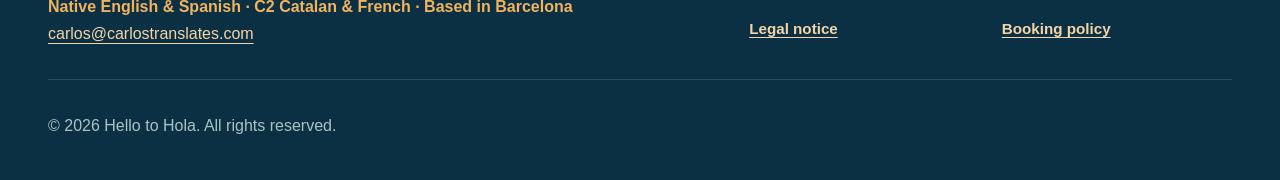
<file: guides/spanish-or-catalan-in-barcelona/index.html>
<!doctype html>
<html lang="en-US">
  <head>
    <meta charset="utf-8">
    <meta name="viewport" content="width=device-width, initial-scale=1">
    <title>Spanish or Catalan in Barcelona? | Hello to Hola</title>
    <meta name="description" content="Should you learn Spanish or Catalan in Barcelona? Compare where each language is used and choose the best first step for your life in Catalonia.">
    <meta name="robots" content="index, follow, max-image-preview:large">
    <meta name="theme-color" content="#123f5a">
    <link rel="canonical" href="https://hellotohola.com/guides/spanish-or-catalan-in-barcelona/">
    <meta property="og:type" content="article">
    <meta property="og:locale" content="en_US">
    <meta property="og:site_name" content="Hello to Hola">
    <meta property="og:url" content="https://hellotohola.com/guides/spanish-or-catalan-in-barcelona/">
    <meta property="og:title" content="Spanish or Catalan in Barcelona? | Hello to Hola">
    <meta property="og:description" content="Should you learn Spanish or Catalan in Barcelona? Compare where each language is used and choose the best first step for your life in Catalonia.">
    <meta property="og:image" content="https://hellotohola.com/assets/images/hello-to-hola-social.jpg">
    <meta property="og:image:width" content="1200">
    <meta property="og:image:height" content="630">
    <meta property="og:image:alt" content="Hello to Hola retro travel artwork inspired by Spain">
    <meta name="twitter:card" content="summary_large_image">
    <meta name="twitter:title" content="Spanish or Catalan in Barcelona? | Hello to Hola">
    <meta name="twitter:description" content="Should you learn Spanish or Catalan in Barcelona? Compare where each language is used and choose the best first step for your life in Catalonia.">
    <meta name="twitter:image" content="https://hellotohola.com/assets/images/hello-to-hola-social.jpg">
    <meta property="article:published_time" content="2026-08-21"><meta property="article:modified_time" content="2026-08-21"><meta name="author" content="Carlos Cabrera">
    <link rel="icon" href="/favicon.svg" type="image/svg+xml">
    <link rel="stylesheet" href="/styles.css">
    <script type="application/ld+json">{"@context":"https://schema.org","@graph":[{"@type":"Article","headline":"Spanish or Catalan in Barcelona? Which Language Should You Learn First?","description":"Should you learn Spanish or Catalan in Barcelona? Compare where each language is used and choose the best first step for your life in Catalonia.","url":"https://hellotohola.com/guides/spanish-or-catalan-in-barcelona/","mainEntityOfPage":"https://hellotohola.com/guides/spanish-or-catalan-in-barcelona/","image":"https://hellotohola.com/assets/images/hello-to-hola-social.jpg","datePublished":"2026-08-21","dateModified":"2026-08-21","inLanguage":"en-US","author":{"@type":"Person","name":"Carlos Cabrera","url":"https://hellotohola.com/about/"},"publisher":{"@type":"Person","name":"Carlos Cabrera","url":"https://hellotohola.com/about/"}},{"@type":"BreadcrumbList","itemListElement":[{"@type":"ListItem","position":1,"name":"Home","item":"https://hellotohola.com/"},{"@type":"ListItem","position":2,"name":"Guides","item":"https://hellotohola.com/guides/"},{"@type":"ListItem","position":3,"name":"Spanish or Catalan in Barcelona? Which Language Should You Learn First?","item":"https://hellotohola.com/guides/spanish-or-catalan-in-barcelona/"}]}]}</script>
  </head>
  <body class="guide-page">
    
    <a class="skip-link" href="#main-content">Skip to main content</a>
    <header class="site-header">
      <div class="container header-inner">
        <a class="brand" href="/" aria-label="Hello to Hola, home">
          <span>
            <span class="brand-name">Hello to Hola</span>
            <span class="brand-tagline">Spanish &amp; Catalan with Carlos</span>
          </span>
        </a>
        <nav class="main-nav" aria-label="Main navigation"><a href="/spanish-lessons/">Spanish lessons</a><a href="/catalan-lessons/">Catalan lessons</a><a href="/guides/" aria-current="page">Guides</a><a href="/about/">About</a><a href="/#reviews">Reviews</a></nav>
        <a class="button button-small header-cta" href="/book/">Book a free lesson</a>
        <button class="nav-toggle" type="button" aria-expanded="false" aria-controls="mobile-menu">
          <span class="sr-only">Open menu</span>
          <span aria-hidden="true"></span><span aria-hidden="true"></span><span aria-hidden="true"></span>
        </button>
      </div>
      <nav class="mobile-menu" id="mobile-menu" aria-label="Mobile navigation" hidden>
        <div class="container mobile-menu-inner">
          <a href="/spanish-lessons/">Spanish lessons</a><a href="/catalan-lessons/">Catalan lessons</a><a href="/guides/" aria-current="page">Guides</a><a href="/about/">About</a><a href="/#reviews">Reviews</a>
          <a class="button" href="/book/">Book your free 30-minute lesson</a>
        </div>
      </nav>
    </header>
    <main id="main-content"><nav class="breadcrumbs container" aria-label="Breadcrumb"><a href="/">Home</a><span aria-hidden="true">/</span><a href="/guides/">Guides</a><span aria-hidden="true">/</span><span aria-current="page">Spanish or Catalan in Barcelona?</span></nav>
      <article class="guide-article"><header class="article-header container narrow"><p class="eyebrow">Barcelona language guide</p><h1>Spanish or Catalan in Barcelona? Which language should you learn first?</h1><p class="article-deck">The practical answer depends on what you already speak, where you’ll use the language, and how you want to connect with life in Catalonia.</p><div class="article-meta"><span>By Carlos Cabrera</span><span>8-minute read</span><time datetime="2026-08-21">Updated August 21, 2026</time></div></header>
      <div class="article-body container article-layout"><aside class="article-aside"><p class="card-kicker">Quick answer</p><p>If you don’t speak either language, Spanish is usually the broadest first step. If you already speak Spanish—or Catalan matters to your family, work, school, or community—starting with Catalan can make excellent sense.</p></aside><div class="article-prose">
        <p class="lead">Barcelona lives in both Spanish and Catalan. You’ll hear both on the street, see both on signs, and encounter them in schools, public services, workplaces, and social life. You don’t need to master both at once, but understanding their roles will help you choose well.</p>
        <h2>Why does Barcelona have two everyday languages?</h2><p>Catalan and Spanish are both official languages in Catalonia. Spanish connects you with people across Spain and much of the Spanish-speaking world. Catalan is the historic language of Catalonia and remains central to local culture, education, government, and community life.</p><p>Most people in Barcelona can speak Spanish, and many speak Catalan too. Which language you hear most can change by neighborhood, workplace, family, school, or social group.</p>
        <h2>When Spanish is the practical place to start</h2><p>Spanish is often the most useful first choice if you’re a complete beginner in both languages. It gives you the broadest reach for everyday communication in Barcelona and throughout Spain.</p><p>Start with Spanish first if you want to:</p><ul><li>handle daily errands and appointments throughout Spain;</li><li>communicate with the widest range of people;</li><li>prepare for travel or a move beyond Catalonia;</li><li>build a foundation before adding Catalan.</li></ul>
        <h2>When Catalan may be the right choice now</h2><p>Catalan can be the more meaningful first choice when it’s closely connected to your immediate life. You don’t need perfect Spanish before you begin it.</p><p>Consider starting with Catalan if:</p><ul><li>your partner, family, or close friends use Catalan;</li><li>your children attend a Catalan-medium school;</li><li>your job or studies call for it;</li><li>you already speak Spanish comfortably;</li><li>you want a deeper connection with local culture and community.</li></ul>
        <div class="article-callout"><h2>A good plan for many newcomers</h2><p><strong>Build a practical base in Spanish, then add Catalan with a clear purpose.</strong> The two languages share vocabulary and structures, so learning one can support the other. Just keep enough separation between them to avoid mixing forms.</p></div>
        <h2>Five useful phrases in both languages</h2><div class="table-wrap"><table><thead><tr><th>English</th><th>Spanish</th><th>Catalan</th></tr></thead><tbody><tr><td>Hello</td><td>Hola</td><td>Hola</td></tr><tr><td>Good morning</td><td>Buenos días</td><td>Bon dia</td></tr><tr><td>Do you speak English?</td><td>¿Hablas inglés?</td><td>Parles anglès?</td></tr><tr><td>I’m learning Spanish/Catalan.</td><td>Estoy aprendiendo español.</td><td>Estic aprenent català.</td></tr><tr><td>I don’t understand.</td><td>No entiendo.</td><td>No ho entenc.</td></tr></tbody></table></div>
        <h2>How to make the decision</h2><p>Ask yourself three questions:</p><ol><li><strong>Who do I most need to speak with?</strong> Think about home, work, school, health care, and friendships.</li><li><strong>Where will I use the language?</strong> Barcelona, the rest of Catalonia, wider Spain, or several places?</li><li><strong>What will keep me motivated?</strong> Practical reach matters, but so does a personal reason to continue.</li></ol><p>There’s no wrong answer. The best language is the one that helps you participate in your life now and keeps you learning.</p>
        <div class="article-cta"><h2>Not sure where to begin?</h2><p>In a free 30-minute lesson, we can talk through your situation and choose a practical starting point.</p><a class="button" href="/book/">Book your free lesson</a></div>
      </div></div></article>
</main>
    
    <footer class="site-footer">
      <div class="container footer-grid">
        <div class="footer-about">
          <p class="footer-name">Hello to Hola</p>
          <p>Personalized online Spanish and Catalan lessons for English speakers building a life in Spain.</p>
          <p class="footer-credentials">Native English &amp; Spanish · C2 Catalan &amp; French · Based in Barcelona</p>
          <p><a href="mailto:carlos@carlostranslates.com">carlos@carlostranslates.com</a></p>
        </div>
        <nav class="footer-links" aria-label="Footer navigation">
          <a href="/spanish-lessons/">Spanish lessons</a>
          <a href="/catalan-lessons/">Catalan lessons</a>
          <a href="/guides/">Guides</a>
          <a href="/about/">About Carlos</a>
          <a href="/book/">Book a free lesson</a>
          <a href="/privacy/">Privacy</a>
          <a href="/legal/">Legal notice</a>
          <a href="/booking-policy/">Booking policy</a>
        </nav>
      </div>
      <div class="container footer-bottom">
        <p>© 2026 Hello to Hola. All rights reserved.</p>
      </div>
    </footer>
    <script src="/script.js" defer></script>
  </body>
</html>
</file>
<file: styles.css>
:root {
  --navy: #123f5a;
  --navy-soft: #245b70;
  --terracotta: #a0311a;
  --terracotta-dark: #7f2415;
  --saffron: #cf8735;
  --cream: #f3d5a7;
  --paper: #fff7e8;
  --sage: #d6e7e3;
  --sand: #e6b86d;
  --ink: #233031;
  --muted: #4f6067;
  --line: rgba(18, 63, 90, 0.2);
  --white: #fffdf6;
  --shadow: 0 22px 60px rgba(35, 47, 49, 0.16);
  --radius: 1.5rem;
  --max-width: 74rem;
  --serif: Georgia, "Times New Roman", serif;
  --sans: Inter, ui-sans-serif, -apple-system, BlinkMacSystemFont, "Segoe UI",
    sans-serif;
}

*,
*::before,
*::after {
  box-sizing: border-box;
}

html {
  scroll-behavior: smooth;
  scroll-padding-top: 7rem;
}

body {
  margin: 0;
  color: var(--ink);
  background: var(--paper);
  font-family: var(--sans);
  font-size: 1.25rem;
  line-height: 1.7;
  -webkit-font-smoothing: antialiased;
}

img {
  display: block;
  max-width: 100%;
}

a {
  color: var(--navy-soft);
  text-underline-offset: 0.22em;
  text-decoration-thickness: 0.08em;
}

a:hover {
  color: var(--terracotta-dark);
}

:focus-visible {
  outline: 3px solid var(--saffron);
  outline-offset: 4px;
}

h1,
h2,
h3,
p {
  margin-top: 0;
}

h1,
h2,
h3 {
  color: var(--navy);
  font-family: var(--serif);
  font-weight: 500;
  line-height: 1.1;
  text-wrap: balance;
}

h1 {
  max-width: 13ch;
  margin-bottom: 1.5rem;
  font-size: clamp(3.15rem, 5.5vw, 5.4rem);
  letter-spacing: -0.04em;
  line-height: 1.05;
}

h2 {
  margin-bottom: 1.25rem;
  font-size: clamp(2.5rem, 4.6vw, 4.2rem);
  letter-spacing: -0.035em;
}

h3 {
  margin-bottom: 0.75rem;
  font-size: 1.85rem;
  letter-spacing: -0.02em;
}

.container {
  width: min(calc(100% - 2.5rem), var(--max-width));
  margin-inline: auto;
}

.narrow {
  max-width: 63rem;
}

.section {
  padding-block: clamp(5rem, 9vw, 8.5rem);
}

.eyebrow {
  margin-bottom: 1rem;
  color: var(--terracotta-dark);
  font-size: 0.88rem;
  font-weight: 800;
  letter-spacing: 0.16em;
  line-height: 1.3;
  text-transform: uppercase;
}

.section-lead {
  color: var(--navy-soft);
  font-size: clamp(1.4rem, 2vw, 1.65rem);
  line-height: 1.55;
}

.button {
  display: inline-flex;
  min-height: 3.5rem;
  align-items: center;
  justify-content: center;
  padding: 1rem 1.5rem;
  border: 2px solid var(--terracotta);
  border-radius: 999px;
  color: var(--white);
  background: var(--terracotta);
  box-shadow: 0 8px 22px rgba(160, 49, 26, 0.18);
  font-size: 1.12rem;
  font-weight: 750;
  line-height: 1.2;
  text-align: center;
  text-decoration: none;
  transition:
    transform 180ms ease,
    background-color 180ms ease,
    border-color 180ms ease,
    box-shadow 180ms ease;
}

.button:hover {
  color: var(--white);
  background: var(--terracotta-dark);
  border-color: var(--terracotta-dark);
  box-shadow: 0 12px 28px rgba(160, 49, 26, 0.28);
  transform: translateY(-2px);
}

.button-small {
  min-height: 3rem;
  padding: 0.75rem 1.1rem;
  font-size: 1rem;
}

.button-light {
  color: var(--navy);
  background: var(--cream);
  border-color: var(--cream);
  box-shadow: none;
}

.button-light:hover {
  color: var(--navy);
  background: var(--white);
  border-color: var(--white);
}

.text-link {
  font-weight: 750;
}

.skip-link {
  position: fixed;
  z-index: 1000;
  top: 0.75rem;
  left: 0.75rem;
  padding: 0.75rem 1rem;
  color: var(--white);
  background: var(--navy);
  border-radius: 0.5rem;
  transform: translateY(-150%);
}

.skip-link:focus {
  transform: translateY(0);
}

.site-header {
  position: sticky;
  z-index: 100;
  top: 0;
  border-bottom: 1px solid var(--line);
  background: rgba(255, 247, 232, 0.94);
  backdrop-filter: blur(16px);
}

.header-inner {
  display: flex;
  min-height: 5.4rem;
  align-items: center;
  gap: 1.5rem;
}

.brand {
  display: inline-flex;
  flex: 0 0 auto;
  align-items: center;
  color: var(--navy);
  text-decoration: none;
}

.brand:hover {
  color: var(--navy);
}

.brand-name,
.brand-tagline {
  display: block;
  line-height: 1.25;
}

.brand-name {
  font-family: var(--serif);
  font-size: 1.2rem;
  font-weight: 700;
}

.brand-tagline {
  color: var(--muted);
  font-size: 0.76rem;
  font-weight: 700;
  letter-spacing: 0.06em;
  text-transform: uppercase;
}

.main-nav {
  display: flex;
  flex: 1;
  align-items: center;
  justify-content: center;
  gap: clamp(0.75rem, 2vw, 1.45rem);
}

.main-nav a {
  color: var(--ink);
  font-size: 0.95rem;
  font-weight: 700;
  text-decoration: none;
}

.main-nav a:hover {
  color: var(--terracotta-dark);
}

.hero {
  overflow: hidden;
  padding-block: clamp(4rem, 8vw, 8rem);
  background:
    radial-gradient(circle at 90% 16%, rgba(160, 49, 26, 0.14), transparent 27rem),
    linear-gradient(180deg, var(--paper), var(--cream));
}

.hero-grid {
  display: grid;
  align-items: center;
  gap: clamp(2.75rem, 5vw, 5rem);
  grid-template-columns: minmax(0, 1.05fr) minmax(21rem, 0.95fr);
}

.hero-lead {
  max-width: 44rem;
  margin-bottom: 1rem;
  color: var(--navy-soft);
  font-size: clamp(1.35rem, 2.2vw, 1.65rem);
  line-height: 1.55;
}

.hero-support {
  max-width: 41rem;
  margin-bottom: 2rem;
  color: var(--muted);
}

.hero-actions {
  display: flex;
  align-items: center;
  gap: 1.25rem;
  flex-wrap: wrap;
}

.quick-facts {
  display: flex;
  margin: 2.4rem 0 0;
  padding: 0;
  gap: 0.65rem 1.2rem;
  color: var(--muted);
  font-size: 0.95rem;
  font-weight: 700;
  list-style: none;
  flex-wrap: wrap;
}

.quick-facts li {
  display: inline-flex;
  align-items: center;
  gap: 0.55rem;
}

.quick-facts li::before {
  width: 0.45rem;
  height: 0.45rem;
  border-radius: 50%;
  background: var(--terracotta);
  content: "";
}

.hero-visual {
  position: relative;
  width: 100%;
  max-width: 28rem;
  justify-self: end;
}

.poster-frame {
  overflow: hidden;
  width: 100%;
  border: 0.6rem solid var(--white);
  border-radius: 1.5rem;
  background: var(--sand);
  box-shadow: var(--shadow);
}

.poster-frame picture {
  display: block;
  width: 100%;
}

.poster-frame img {
  display: block;
  width: 100%;
  height: auto;
  aspect-ratio: auto;
  object-fit: contain;
}

.section-intro {
  position: relative;
  overflow: clip;
  text-align: center;
}

.language-section .container,
#classes .container {
  position: relative;
  z-index: 1;
}

.section-art {
  position: absolute;
  z-index: 0;
  top: 50%;
  width: clamp(8rem, 10vw, 10.5rem);
  opacity: 0.72;
  pointer-events: none;
  transform: translateY(-50%);
}

.section-art img {
  width: 100%;
  height: auto;
  filter: saturate(1.08);
}

.section-art-culture {
  left: max(-2rem, calc((100vw - var(--max-width)) / 2 - 10rem));
}

#classes {
  position: relative;
  overflow: clip;
}

.section-art-landmarks {
  right: max(-2rem, calc((100vw - var(--max-width)) / 2 - 10rem));
}

.section-intro h2 {
  max-width: 18ch;
  margin-inline: auto;
}

.section-intro .section-lead {
  max-width: 49rem;
  margin: 0 auto 3.25rem;
}

.feature-grid {
  display: grid;
  gap: 1.25rem;
  grid-template-columns: repeat(3, 1fr);
  text-align: left;
}

.feature {
  min-height: 15rem;
  padding: 1.7rem;
  border: 1px solid var(--line);
  border-radius: var(--radius);
  background: var(--paper);
}

.feature-number {
  display: block;
  margin-bottom: 2.75rem;
  color: var(--terracotta);
  font-size: 0.78rem;
  font-weight: 800;
  letter-spacing: 0.14em;
}

.feature p {
  margin-bottom: 0;
  color: var(--muted);
}

.language-section {
  position: relative;
  overflow: clip;
  background: var(--cream);
}

.language-section-alt {
  background: var(--sage);
}

.split-grid {
  display: grid;
  gap: clamp(3rem, 8vw, 8rem);
  grid-template-columns: minmax(0, 0.9fr) minmax(0, 1.1fr);
}

.section-heading {
  align-self: start;
}

.section-heading h2 {
  max-width: 12ch;
}

.check-list {
  display: grid;
  margin: 2rem 0;
  padding: 0;
  gap: 0.8rem;
  list-style: none;
}

.check-list li {
  position: relative;
  padding-left: 2rem;
}

.check-list li::before {
  position: absolute;
  top: 0.52rem;
  left: 0;
  width: 1rem;
  height: 1rem;
  border: 2px solid var(--terracotta);
  border-radius: 50%;
  content: "";
}

.check-list li::after {
  position: absolute;
  top: 0.77rem;
  left: 0.29rem;
  width: 0.42rem;
  height: 0.22rem;
  border-bottom: 2px solid var(--terracotta-dark);
  border-left: 2px solid var(--terracotta-dark);
  content: "";
  transform: rotate(-45deg);
}

.centered-heading {
  max-width: 48rem;
  margin: 0 auto 3rem;
  text-align: center;
}

.class-grid {
  display: grid;
  gap: 1.35rem;
  grid-template-columns: repeat(3, 1fr);
}

.class-card {
  display: flex;
  min-height: 28rem;
  flex-direction: column;
  padding: clamp(1.5rem, 3vw, 2.25rem);
  border: 1px solid var(--line);
  border-radius: var(--radius);
  background: var(--white);
}

.card-kicker {
  margin-bottom: 2.5rem;
  color: var(--terracotta-dark);
  font-size: 0.8rem;
  font-weight: 800;
  letter-spacing: 0.13em;
  text-transform: uppercase;
}

.class-card > p:not(.card-kicker) {
  color: var(--muted);
}

.class-card ul {
  margin: auto 0 0;
  padding: 1.4rem 0 0 1.15rem;
  border-top: 1px solid var(--line);
}

.class-card-accent {
  color: var(--cream);
  background: var(--navy);
  border-color: var(--navy);
}

.class-card-accent h3,
.class-card-accent .card-kicker,
.class-card-accent > p:not(.card-kicker) {
  color: var(--cream);
}

.class-card-accent .button {
  align-self: flex-start;
  margin-top: auto;
}

.about-section {
  color: var(--cream);
  background: var(--navy);
}

.about-section h2 {
  max-width: 12ch;
  color: var(--cream);
}

.about-section .eyebrow {
  color: #f2b35c;
}

.about-grid {
  display: grid;
  align-items: center;
  gap: clamp(3rem, 7vw, 7rem);
  grid-template-columns: minmax(0, 1.15fr) minmax(17rem, 0.85fr);
}

.about-copy .section-lead,
.about-copy p {
  color: #e4efed;
}

.about-photo {
  overflow: hidden;
  width: 100%;
  max-width: 23rem;
  border: 0.5rem solid rgba(255, 255, 255, 0.14);
  border-radius: var(--radius);
  box-shadow: 0 22px 60px rgba(0, 0, 0, 0.24);
  justify-self: end;
}

.about-photo picture,
.about-photo img {
  display: block;
  width: 100%;
}

.about-photo img {
  height: auto;
}

.profile-links {
  display: flex;
  margin-top: 2rem;
  gap: 1rem 2rem;
  flex-wrap: wrap;
}

.profile-links a {
  color: var(--cream);
  font-weight: 750;
}

.profile-links a:hover {
  color: #f2b35c;
}

.reviews-section {
  background: var(--cream);
}

.review-grid {
  display: grid;
  gap: 1.2rem;
  grid-template-columns: repeat(3, 1fr);
}

.review {
  display: flex;
  min-height: 17rem;
  flex-direction: column;
  margin: 0;
  padding: 2rem;
  border-radius: var(--radius);
  background: var(--paper);
  box-shadow: 0 12px 38px rgba(35, 47, 49, 0.1);
}

.review blockquote {
  margin: 0 0 2rem;
  color: var(--navy);
  font-family: var(--serif);
  font-size: clamp(1.3rem, 2.3vw, 1.7rem);
  line-height: 1.35;
}

.review figcaption {
  margin-top: auto;
  color: var(--terracotta-dark);
  font-size: 1rem;
  font-weight: 800;
}

.review-note {
  max-width: 47rem;
  margin: 2rem auto 0;
  color: var(--muted);
  font-size: 1rem;
  text-align: center;
}

.faq-grid {
  display: grid;
  align-items: start;
  gap: clamp(3rem, 7vw, 6rem);
  grid-template-columns: minmax(15rem, 0.68fr) minmax(0, 1.32fr);
}

.faq-heading {
  position: sticky;
  top: 8rem;
}

.faq-heading h2 {
  font-size: clamp(2.2rem, 4vw, 3.5rem);
}

.faq-list {
  border-top: 1px solid var(--line);
}

.faq-list details {
  border-bottom: 1px solid var(--line);
}

.faq-list summary {
  position: relative;
  padding: 1.5rem 3rem 1.5rem 0;
  color: var(--navy);
  cursor: pointer;
  font-family: var(--serif);
  font-size: 1.4rem;
  font-weight: 700;
  line-height: 1.35;
  list-style: none;
}

.faq-list summary::-webkit-details-marker {
  display: none;
}

.faq-list summary::before,
.faq-list summary::after {
  position: absolute;
  top: 2.05rem;
  right: 0.35rem;
  width: 1rem;
  height: 2px;
  background: var(--terracotta);
  content: "";
}

.faq-list summary::after {
  transform: rotate(90deg);
  transition: transform 180ms ease;
}

.faq-list details[open] summary::after {
  transform: rotate(0);
}

.faq-list details div {
  padding: 0 2.25rem 1.35rem 0;
  color: var(--muted);
}

.faq-list details div p:last-child {
  margin-bottom: 0;
}

.final-cta {
  padding-block: clamp(5rem, 9vw, 8rem);
  color: var(--cream);
  background:
    radial-gradient(circle at 14% 20%, rgba(255, 255, 255, 0.08), transparent 25rem),
    var(--terracotta-dark);
  text-align: center;
}

.final-cta .eyebrow {
  color: #ffe0a3;
}

.final-cta h2 {
  max-width: 16ch;
  margin-inline: auto;
  color: var(--cream);
}

.final-cta p {
  max-width: 42rem;
  margin-right: auto;
  margin-left: auto;
}

.final-cta .button {
  margin-top: 0.75rem;
}

.cta-note {
  margin-top: 1.5rem;
  margin-bottom: 0;
  font-size: 0.98rem;
  font-weight: 700;
  letter-spacing: 0.03em;
}

.site-footer {
  padding-block: 2.5rem;
  color: #d4e5e3;
  background: #0b3044;
}

.footer-inner {
  display: flex;
  align-items: flex-end;
  justify-content: space-between;
  gap: 2rem;
}

.footer-name {
  margin-bottom: 0.2rem;
  color: var(--cream);
  font-family: var(--serif);
  font-size: 1.3rem;
  font-weight: 700;
}

.site-footer p:not(.footer-name) {
  margin-bottom: 0;
  font-size: 1rem;
}

.footer-links {
  display: flex;
  gap: 0.8rem 1.4rem;
  flex-wrap: wrap;
}

.footer-links a {
  color: var(--cream);
  font-size: 0.95rem;
  font-weight: 700;
}

@media (max-width: 68rem) {
  .main-nav {
    display: none;
  }

  .header-inner {
    justify-content: space-between;
  }

  .hero-grid {
    gap: 3rem;
    grid-template-columns: minmax(0, 1fr) minmax(17rem, 0.75fr);
  }

  .hero-visual {
    max-width: 24rem;
  }

}

@media (max-width: 82rem) {
  .section-art {
    position: relative;
    top: auto;
    right: auto;
    left: auto;
    width: min(9rem, 32vw);
    margin: -2rem auto 1.75rem;
    opacity: 0.92;
    transform: none;
  }

  .section-art-landmarks {
    width: min(10rem, 35vw);
  }
}

@media (max-width: 52rem) {
  html {
    scroll-padding-top: 5.5rem;
  }

  body {
    font-size: 1.1875rem;
    line-height: 1.65;
  }

  .section {
    padding-block: 4.75rem;
  }

  .hero-grid,
  .split-grid,
  .about-grid,
  .faq-grid {
    grid-template-columns: 1fr;
  }

  .hero-copy {
    max-width: 45rem;
  }

  .hero-visual {
    width: min(82%, 27rem);
    margin: 1rem auto 2rem;
    justify-self: center;
  }

  .about-photo {
    width: min(82%, 23rem);
    margin: 1rem auto 0;
    justify-self: center;
  }

  .feature-grid,
  .class-grid,
  .review-grid {
    grid-template-columns: 1fr;
  }

  .feature {
    min-height: auto;
  }

  .feature-number {
    margin-bottom: 1.75rem;
  }

  .class-card {
    min-height: 23rem;
  }

  .button {
    min-height: 3.75rem;
  }

  .faq-heading {
    position: static;
  }

  .footer-inner {
    align-items: flex-start;
    flex-direction: column;
  }
}

@media (max-width: 36rem) {
  .container {
    width: min(calc(100% - 1.5rem), var(--max-width));
  }

  .site-header .button-small {
    padding-inline: 0.8rem;
  }

  .brand-tagline {
    display: none;
  }

  .hero {
    padding-top: 3.25rem;
  }

  h1 {
    font-size: clamp(3rem, 13vw, 4rem);
  }

  h2 {
    font-size: clamp(2.4rem, 10.5vw, 3.1rem);
  }

  .hero-actions {
    align-items: stretch;
    flex-direction: column;
  }

  .hero-actions .button,
  .hero-actions .text-link {
    width: 100%;
    text-align: center;
  }

  .poster-frame {
    border-width: 0.45rem;
  }

  .quick-facts {
    flex-direction: column;
  }

  .class-card {
    min-height: auto;
  }

  .class-card ul,
  .class-card-accent .button {
    margin-top: 1.5rem;
  }

  .faq-list summary {
    font-size: 1.3rem;
  }
}

@media (prefers-reduced-motion: reduce) {
  html {
    scroll-behavior: auto;
  }

  *,
  *::before,
  *::after {
    scroll-behavior: auto !important;
    transition-duration: 0.01ms !important;
  }
}

/* Hello to Hola multi-page additions */

.sr-only {
  position: absolute;
  overflow: hidden;
  width: 1px;
  height: 1px;
  padding: 0;
  border: 0;
  margin: -1px;
  clip: rect(0, 0, 0, 0);
  white-space: nowrap;
}

.brand-name {
  font-size: 1.35rem;
}

.brand-tagline {
  font-size: 0.79rem;
}

.main-nav a[aria-current="page"],
.mobile-menu a[aria-current="page"] {
  color: var(--terracotta-dark);
  text-decoration: underline;
  text-decoration-color: var(--saffron);
  text-decoration-thickness: 0.16em;
  text-underline-offset: 0.35em;
}

.nav-toggle {
  display: none;
  width: 3rem;
  height: 3rem;
  padding: 0.7rem;
  border: 2px solid var(--navy);
  border-radius: 50%;
  color: var(--navy);
  background: transparent;
  cursor: pointer;
}

.nav-toggle > span:not(.sr-only) {
  display: block;
  width: 100%;
  height: 2px;
  margin-block: 0.26rem;
  background: currentColor;
}

.mobile-menu {
  border-top: 1px solid var(--line);
  background: var(--paper);
}

.mobile-menu[hidden] {
  display: none;
}

.mobile-menu-inner {
  display: grid;
  padding-block: 1.25rem 1.5rem;
  gap: 0.35rem;
}

.mobile-menu-inner > a:not(.button) {
  padding: 0.7rem 0;
  color: var(--ink);
  font-size: 1.1rem;
  font-weight: 750;
  text-decoration: none;
}

.hero h1 {
  max-width: 14ch;
}

.hero-lead {
  font-size: clamp(1.45rem, 2.2vw, 1.75rem);
}

.hero .poster-frame img {
  aspect-ratio: 1123 / 1401;
  object-fit: cover;
}

.button-outline {
  color: var(--terracotta-dark);
  background: transparent;
  box-shadow: none;
}

.button-outline:hover {
  color: var(--white);
}

.language-card-grid {
  display: grid;
  gap: 1.5rem;
  grid-template-columns: repeat(2, minmax(0, 1fr));
}

.language-card {
  padding: clamp(2rem, 4vw, 3.25rem);
  border: 1px solid var(--line);
  border-radius: var(--radius);
  background: rgba(255, 253, 246, 0.88);
  box-shadow: 0 15px 42px rgba(35, 47, 49, 0.09);
}

.language-card-alt {
  background: var(--sage);
}

.language-card h3 {
  font-size: clamp(2.1rem, 3.2vw, 3.15rem);
}

.language-card p:not(.card-kicker) {
  color: var(--muted);
}

.language-card .text-link {
  display: inline-block;
  margin-top: 0.75rem;
}

.steps-section {
  background: var(--sage);
}

.steps-grid {
  display: grid;
  margin: 0;
  padding: 0;
  gap: 1.4rem;
  grid-template-columns: repeat(3, minmax(0, 1fr));
  list-style: none;
}

.steps-grid li {
  padding: 2rem;
  border: 1px solid rgba(18, 63, 90, 0.15);
  border-radius: var(--radius);
  background: rgba(255, 253, 246, 0.72);
}

.steps-grid li > span {
  display: grid;
  width: 3rem;
  height: 3rem;
  margin-bottom: 2rem;
  place-items: center;
  border-radius: 50%;
  color: var(--white);
  background: var(--terracotta);
  font-weight: 900;
}

.steps-grid p {
  margin-bottom: 0;
  color: var(--muted);
}

.guides-preview {
  background: var(--paper);
}

.section-heading-row {
  display: flex;
  align-items: flex-end;
  justify-content: space-between;
  margin-bottom: 3rem;
  gap: 2rem;
}

.section-heading-row > div {
  max-width: 50rem;
}

.section-heading-row h2 {
  max-width: 14ch;
}

.guide-card-grid {
  display: grid;
  gap: 1.35rem;
  grid-template-columns: repeat(3, minmax(0, 1fr));
}

.guide-card {
  display: flex;
  min-height: 23rem;
  flex-direction: column;
  padding: clamp(1.6rem, 3vw, 2.3rem);
  border-top: 0.55rem solid var(--saffron);
  border-radius: 0 0 var(--radius) var(--radius);
  background: var(--white);
  box-shadow: 0 12px 36px rgba(35, 47, 49, 0.09);
}

.guide-card:nth-child(2) {
  border-top-color: var(--terracotta);
}

.guide-card:nth-child(3) {
  border-top-color: var(--navy-soft);
}

.guide-card h2,
.guide-card h3 {
  font-size: clamp(1.65rem, 2.4vw, 2.15rem);
}

.guide-card h2 a,
.guide-card h3 a {
  color: var(--navy);
  text-decoration: none;
}

.guide-card h2 a:hover,
.guide-card h3 a:hover {
  color: var(--terracotta-dark);
  text-decoration: underline;
}

.guide-card > p:not(.guide-topic) {
  color: var(--muted);
}

.guide-card > .text-link {
  margin-top: auto;
}

.guide-topic {
  color: var(--terracotta-dark);
  font-size: 0.9rem;
  font-weight: 850;
  letter-spacing: 0.08em;
  text-transform: uppercase;
}

.guide-card-grid-large {
  grid-template-columns: repeat(2, minmax(0, 1fr));
}

.guide-card-grid-large .featured-guide {
  grid-column: 1 / -1;
  min-height: 20rem;
}

.guide-card-grid-large .featured-guide h2 {
  max-width: 22ch;
  font-size: clamp(2.3rem, 4vw, 3.7rem);
}

.guides-coming {
  background: var(--sage);
}

.page-hero {
  overflow: hidden;
  padding-block: clamp(5rem, 9vw, 8rem);
  background:
    radial-gradient(circle at 90% 10%, rgba(207, 135, 53, 0.23), transparent 28rem),
    linear-gradient(180deg, var(--paper), var(--cream));
}

.page-hero h1 {
  max-width: 17ch;
  font-size: clamp(3.3rem, 6.5vw, 6.2rem);
}

.page-hero-grid {
  display: grid;
  align-items: center;
  gap: clamp(2.5rem, 7vw, 7rem);
  grid-template-columns: minmax(0, 1.35fr) minmax(17rem, 0.65fr);
}

.hero-note {
  padding: 2.2rem;
  border: 1px solid rgba(18, 63, 90, 0.15);
  border-radius: var(--radius);
  background: rgba(255, 253, 246, 0.82);
  box-shadow: var(--shadow);
  transform: rotate(1.5deg);
}

.hero-note p:last-child {
  margin-bottom: 0;
}

.page-hero-catalan {
  background:
    radial-gradient(circle at 88% 20%, rgba(18, 63, 90, 0.13), transparent 28rem),
    linear-gradient(180deg, var(--paper), var(--sage));
}

.band-section,
.mini-faq {
  background: var(--cream);
}

.large-check-list {
  display: grid;
  margin: 0;
  padding: 0;
  gap: 1rem;
  list-style: none;
}

.large-check-list li {
  position: relative;
  padding: 1.2rem 1.3rem 1.2rem 3.3rem;
  border-bottom: 1px solid var(--line);
}

.large-check-list li::before {
  position: absolute;
  top: 1.45rem;
  left: 0.7rem;
  width: 1.2rem;
  height: 0.65rem;
  border-bottom: 0.23rem solid var(--terracotta);
  border-left: 0.23rem solid var(--terracotta);
  content: "";
  transform: rotate(-45deg);
}

.prose {
  max-width: 44rem;
}

.prose > *:last-child {
  margin-bottom: 0;
}

.breadcrumbs {
  display: flex;
  padding-top: 2rem;
  gap: 0.5rem;
  color: var(--muted);
  font-size: 0.95rem;
  flex-wrap: wrap;
}

.article-header {
  padding-block: clamp(3.5rem, 8vw, 7rem) 3rem;
}

.article-header h1 {
  max-width: 19ch;
  font-size: clamp(3.1rem, 6vw, 5.8rem);
}

.article-deck {
  max-width: 46rem;
  color: var(--navy-soft);
  font-size: clamp(1.45rem, 2.4vw, 1.8rem);
  line-height: 1.55;
}

.article-meta {
  display: flex;
  padding-top: 1.5rem;
  border-top: 1px solid var(--line);
  gap: 0.6rem 1.4rem;
  color: var(--muted);
  font-size: 0.95rem;
  font-weight: 700;
  flex-wrap: wrap;
}

.article-body {
  display: grid;
  align-items: start;
  padding-bottom: clamp(5rem, 9vw, 8rem);
  gap: clamp(2rem, 5vw, 5rem);
  grid-template-columns: minmax(13rem, 0.58fr) minmax(0, 1.42fr);
}

.article-aside {
  position: sticky;
  top: 8rem;
  padding: 1.6rem;
  border-top: 0.45rem solid var(--saffron);
  background: var(--cream);
  box-shadow: 0 10px 30px rgba(35, 47, 49, 0.08);
}

.article-aside p:last-child,
.article-aside ul:last-child {
  margin-bottom: 0;
}

.article-aside li + li {
  margin-top: 0.5rem;
}

.warning-aside {
  border-top-color: var(--terracotta);
}

.article-prose {
  max-width: 46rem;
  font-size: 1.3rem;
  line-height: 1.75;
}

.article-prose .lead {
  color: var(--navy-soft);
  font-size: 1.55rem;
  line-height: 1.65;
}

.article-prose h2 {
  margin-top: 3.8rem;
  font-size: clamp(2.25rem, 4vw, 3.4rem);
}

.article-prose h3 {
  margin-top: 2.5rem;
}

.article-prose li + li {
  margin-top: 0.6rem;
}

.article-callout,
.article-cta {
  margin-block: 3.5rem;
  padding: clamp(1.7rem, 4vw, 2.7rem);
  border-radius: var(--radius);
  background: var(--sage);
}

.article-callout h2,
.article-cta h2 {
  margin-top: 0;
}

.article-cta {
  color: var(--cream);
  background: var(--navy);
}

.article-cta h2 {
  color: var(--cream);
}

.article-cta p {
  color: #e4efed;
}

.table-wrap {
  overflow-x: auto;
  margin-block: 2rem;
  border: 1px solid var(--line);
  border-radius: 0.75rem;
  background: var(--white);
}

table {
  width: 100%;
  border-collapse: collapse;
  font-size: 1.08rem;
}

th,
td {
  padding: 1rem 1.1rem;
  border-bottom: 1px solid var(--line);
  text-align: left;
  vertical-align: top;
}

th {
  color: var(--cream);
  background: var(--navy);
  font-size: 0.95rem;
  letter-spacing: 0.03em;
}

tbody tr:last-child td {
  border-bottom: 0;
}

.about-page-hero {
  color: var(--cream);
  background:
    radial-gradient(circle at 75% 25%, rgba(242, 179, 92, 0.18), transparent 28rem),
    var(--navy);
}

.about-page-hero h1 {
  color: var(--cream);
}

.about-page-hero .hero-lead {
  color: #e4efed;
}

.about-page-grid {
  display: grid;
  align-items: center;
  gap: clamp(3rem, 7vw, 7rem);
  grid-template-columns: minmax(0, 1.2fr) minmax(18rem, 0.8fr);
}

.about-story {
  padding-bottom: 0;
}

.booking-hero {
  text-align: center;
}

.booking-hero h1,
.booking-hero .hero-lead {
  margin-right: auto;
  margin-left: auto;
}

.booking-section {
  background: var(--sage);
}

.booking-grid {
  display: grid;
  align-items: start;
  gap: clamp(2rem, 5vw, 5rem);
  grid-template-columns: minmax(18rem, 0.72fr) minmax(20rem, 1.28fr);
}

.booking-copy {
  position: sticky;
  top: 8rem;
}

.booking-list {
  display: grid;
  margin: 2rem 0;
  padding: 0;
  gap: 1.4rem;
  list-style: none;
}

.booking-list li {
  display: grid;
  gap: 1rem;
  grid-template-columns: auto 1fr;
}

.booking-list li > span {
  display: grid;
  width: 2.75rem;
  height: 2.75rem;
  place-items: center;
  border-radius: 50%;
  color: var(--white);
  background: var(--terracotta);
  font-weight: 850;
}

.booking-list h3 {
  margin-bottom: 0.3rem;
  font-size: 1.55rem;
}

.booking-list p {
  margin-bottom: 0;
  color: var(--muted);
}

.booking-help {
  font-size: 1.05rem;
}

.calendar-panel {
  overflow: hidden;
  min-height: 760px;
  border-radius: var(--radius);
  background: var(--white);
  box-shadow: var(--shadow);
}

.policy-hero {
  padding-block: clamp(4rem, 7vw, 6rem);
}

.policy-prose {
  margin-inline: auto;
}

.not-found {
  min-height: 66vh;
}

.footer-grid {
  display: grid;
  gap: 3rem;
  grid-template-columns: minmax(0, 1.15fr) minmax(18rem, 0.85fr);
}

.footer-about {
  max-width: 44rem;
}

.footer-credentials {
  color: #f2b35c;
  font-weight: 750;
}

.site-footer a {
  color: var(--cream);
}

.footer-links {
  display: grid;
  align-content: start;
  grid-template-columns: repeat(2, minmax(0, 1fr));
}

.footer-bottom {
  padding-top: 2rem;
  margin-top: 2rem;
  border-top: 1px solid rgba(255, 255, 255, 0.14);
}

.footer-bottom p {
  margin: 0;
  color: #aac4c5;
  font-size: 0.95rem;
}

@media (max-width: 68rem) {
  .nav-toggle {
    display: block;
  }

  .header-inner {
    gap: 1rem;
  }

  .header-cta {
    margin-left: auto;
  }

  .page-hero-grid,
  .about-page-grid,
  .booking-grid {
    grid-template-columns: 1fr;
  }

  .hero-note {
    max-width: 42rem;
    transform: none;
  }

  .booking-copy {
    position: static;
  }
}

@media (max-width: 52rem) {
  body {
    font-size: 1.25rem;
    line-height: 1.68;
  }

  .language-card-grid,
  .steps-grid,
  .guide-card-grid,
  .guide-card-grid-large,
  .footer-grid,
  .article-body {
    grid-template-columns: 1fr;
  }

  .guide-card-grid-large .featured-guide {
    grid-column: auto;
  }

  .guide-card {
    min-height: auto;
  }

  .section-heading-row {
    align-items: flex-start;
    flex-direction: column;
  }

  .article-aside {
    position: static;
  }

  .article-prose {
    font-size: 1.25rem;
  }

  .about-story {
    padding-bottom: 4.75rem;
  }

  .footer-links {
    grid-template-columns: 1fr;
  }
}

@media (max-width: 40rem) {
  .header-cta {
    display: none;
  }

  .brand-name {
    font-size: 1.2rem;
  }

  .brand-tagline {
    display: block;
    font-size: 0.68rem;
  }

  .page-hero h1,
  .article-header h1 {
    font-size: clamp(3rem, 13vw, 4.25rem);
  }

  .article-prose .lead {
    font-size: 1.4rem;
  }

  .table-wrap {
    margin-right: -0.75rem;
    margin-left: -0.75rem;
    border-right: 0;
    border-left: 0;
    border-radius: 0;
  }

  th,
  td {
    min-width: 9rem;
  }

  .calendar-panel {
    margin-right: -0.75rem;
    margin-left: -0.75rem;
    border-radius: 0;
  }
}
</file>
